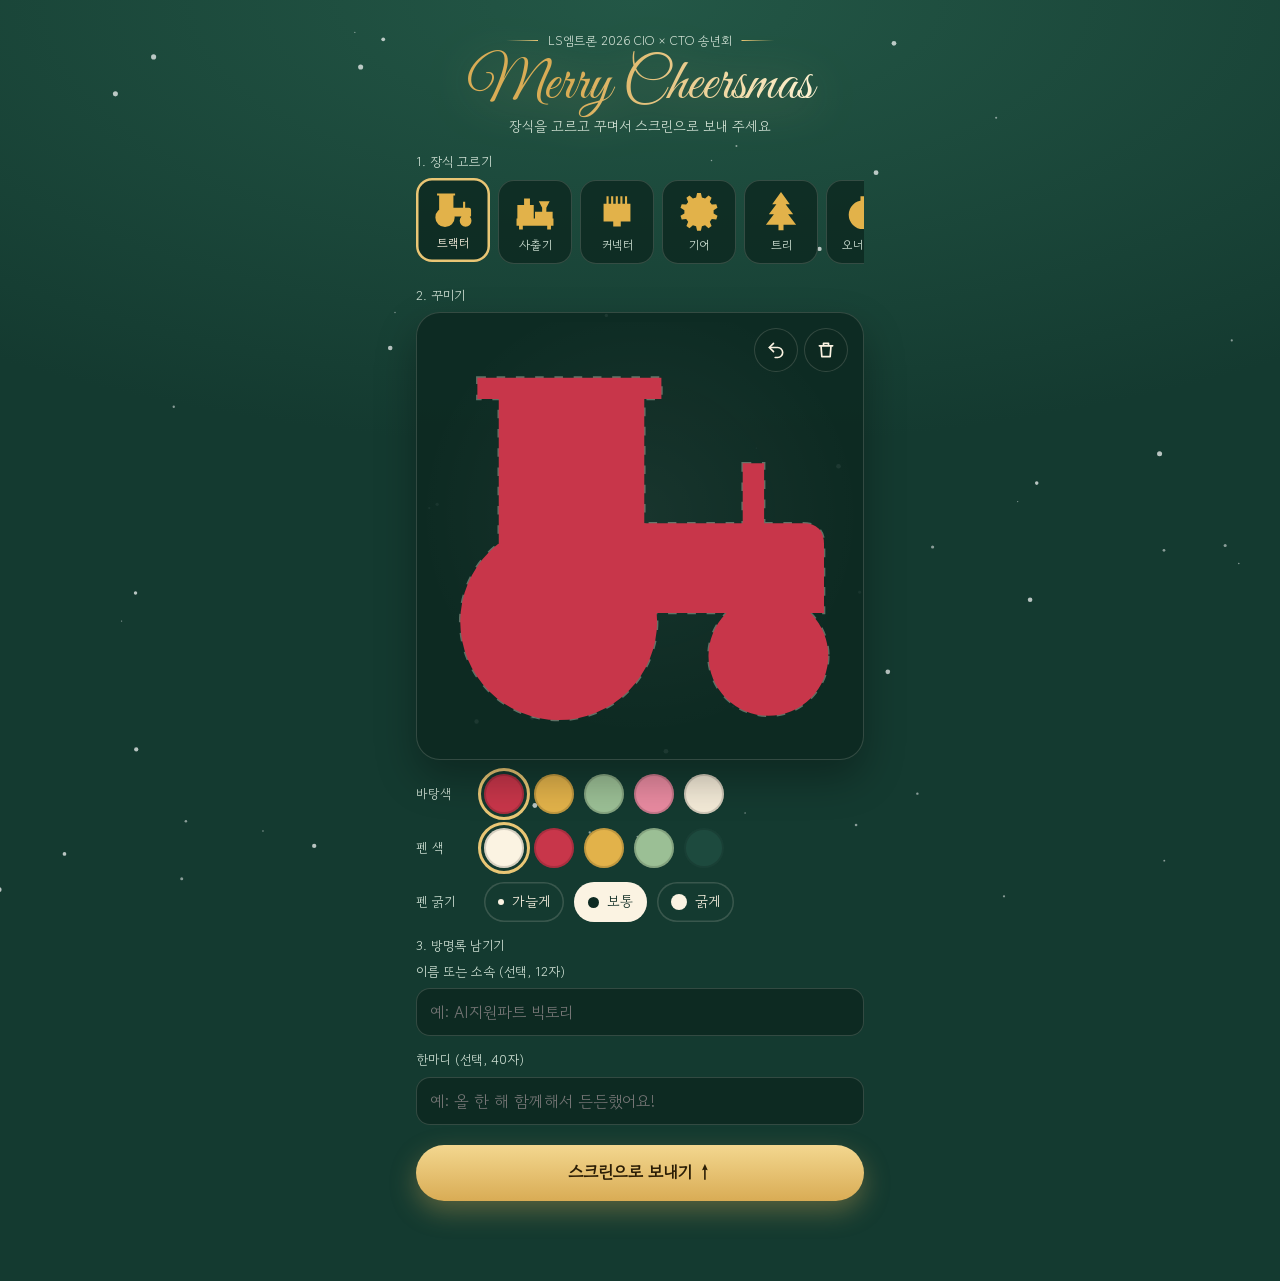
<file: index.html>
<!DOCTYPE html>
<html lang="ko">
<head>
<meta charset="utf-8">
<meta name="viewport" content="width=device-width,initial-scale=1">
<title>LS엠트론 송년회 방명록</title>
<meta name="robots" content="noindex">
<link rel="stylesheet" href="fonts/fonts.css">
<style>
/* VOICE: 연말 송년회 로비의 따뜻하고 반짝이는 밤
   IDEA: 큰 TV가 눈 내리는 크리스마스 창문이 되고, 폰에서 꾸민 장식이 하늘로 빨려 올라가 그 창문 위로 내려옴
   PICTURE: 전구 가랜드 아래 금빛 Merry Cheersmas, 그 밑을 둥실둥실 떠다니는 트랙터, 사출기, 커넥터 장식들
   COLOUR and TYPE: 딥그린 밤하늘, 크랜베리, 머스터드, 세이지, 핑크, 금빛 글씨. Great Vibes 필기체 + 고운돋움, 이름은 나눔펜
   LAYOUT: 기본 화면은 TV 스크린(가로, 세로 모두 대응), #draw는 폰 한 컬럼 */
:root{color-scheme:dark;--bg:#143a30;--deep:#0d2a22;--ink:#fbf3e2;--soft:#cfe0d4;--gold:#e9c675;--red:#c8364a;--mus:#e2b24a;--sage:#9bbf95;--pink:#e88aa0;--line:rgba(251,243,226,.16)}
*{box-sizing:border-box;min-width:0}
html,body{height:100%}
body{margin:0;background:var(--bg);color:var(--ink);font:16px/1.55 "Gowun Dodum",system-ui,sans-serif;overflow-x:clip}
h1,h2,p{margin:0}
button{font:inherit;color:inherit;cursor:pointer;border:0;background:none}
button:focus-visible,input:focus-visible,a:focus-visible{outline:3px solid var(--mus);outline-offset:2px}
.view{display:none}.view.on{display:block}
.mc{font-family:"Great Vibes",cursive;font-weight:400;line-height:1;background:linear-gradient(100deg,#d9ac55 15%,#fff4d6 35%,#e9c675 50%,#fff4d6 65%,#d9ac55 85%);background-size:250% 100%;-webkit-background-clip:text;background-clip:text;color:transparent;filter:drop-shadow(0 6px 24px rgba(233,198,117,.35));animation:shine 7s linear infinite;padding:.3em .4em}
@keyframes shine{to{background-position:-250% 0}}
.ev{display:inline-flex;align-items:center;gap:.8em;color:var(--soft)}
.ev::before,.ev::after{content:"";width:2.6em;height:1px;background:linear-gradient(90deg,transparent,var(--gold))}
.ev::after{transform:scaleX(-1)}
.btn{min-height:48px;padding:0 22px;border-radius:999px;background:var(--ink);color:var(--deep);font-weight:700;display:inline-flex;align-items:center;justify-content:center;gap:8px;text-decoration:none}
.btn.ghost{background:rgba(13,42,34,.6);color:var(--ink);box-shadow:inset 0 0 0 1.5px var(--line)}
.btn:disabled{opacity:.5;cursor:default}

/* ---------- wall ---------- */
#wall{position:fixed;inset:0;overflow:hidden;background:radial-gradient(70% 55% at 50% 22%,#235746 0%,transparent 70%),radial-gradient(130% 100% at 50% 100%,#0b261f 0%,var(--bg) 60%)}
#wall canvas.full{position:absolute;inset:0;width:100%;height:100%;pointer-events:none}
#snowBack{z-index:0}
#garland{position:absolute;left:0;top:0;width:100%;z-index:1;overflow:visible;pointer-events:none}
.bulb{animation:tw 3.2s ease-in-out infinite}
.bulb ellipse{filter:drop-shadow(0 0 7px var(--c))}
@keyframes tw{50%{opacity:.4}}
#whead{position:absolute;left:50%;top:max(9vh,70px);transform:translateX(-50%);text-align:center;z-index:2;white-space:nowrap;pointer-events:none}
#whead .ev{font-size:clamp(15px,2.3vh,36px)}
#whead .mc{font-size:clamp(64px,13.5vh,230px);margin:-.24em -.4em -.28em}
#whead .guide{font-size:clamp(15px,2.2vh,34px);color:var(--ink);opacity:.92}
#whead .guide b{color:var(--gold);font-weight:400}
#field{position:absolute;inset:0;z-index:3}
.it{position:absolute;left:0;top:0;transform-origin:50% 50%;will-change:transform;transition:opacity .9s}
.it canvas{display:block;filter:drop-shadow(0 8px 10px rgba(0,0,0,.28))}
.it.pending{display:none}
.it.leaving{opacity:0!important;transition:opacity 2.6s ease-in}
.mod .it{cursor:pointer}.mod .it:hover canvas{outline:2px dashed var(--mus);outline-offset:4px}
#fx{z-index:4}
#cap{position:absolute;left:50%;top:60%;z-index:5;transform:translate(-50%,14px);opacity:0;transition:opacity .5s,transform .6s cubic-bezier(.2,1.3,.4,1);text-align:center;background:rgba(13,42,34,.72);backdrop-filter:blur(6px);border-radius:28px;padding:.5em 1.4em .7em;box-shadow:0 0 0 1px rgba(233,198,117,.35),0 20px 40px rgba(0,0,0,.35);max-width:80vw;pointer-events:none}
#cap.on{opacity:1;transform:translate(-50%,0)}
#cap b{display:block;font:400 clamp(30px,5.4vh,84px)/1.05 "Nanum Pen Script",cursive;color:var(--gold)}
#cap span{display:block;font-size:clamp(15px,2.4vh,36px);color:var(--ink)}
#cap span:empty{display:none}
.qr{position:absolute;right:2.4vw;bottom:3.6vh;z-index:6;background:var(--ink);color:var(--deep);border-radius:22px;padding:12px 12px 10px;text-align:center;font-weight:700;font-size:clamp(13px,1.7vh,26px);line-height:1.3;animation:glow 2.6s ease-in-out infinite}
@keyframes glow{0%,100%{box-shadow:0 0 0 0 rgba(233,198,117,.55),0 16px 34px rgba(0,0,0,.4)}50%{box-shadow:0 0 0 14px rgba(233,198,117,0),0 16px 34px rgba(0,0,0,.4)}}
#qrBox{width:clamp(110px,16vh,290px);height:clamp(110px,16vh,290px);display:grid;place-items:center;margin-bottom:8px;font-weight:400;font-size:12px}
#qrBox img{width:100%;height:100%;display:block;border-radius:6px}
.count{position:absolute;left:2.4vw;bottom:3.6vh;z-index:6;font-size:clamp(14px,2vh,30px);color:var(--soft);pointer-events:none}
.count b{font:400 clamp(34px,5.4vh,84px)/1 "Great Vibes",cursive;color:var(--gold);margin-right:.25em}
#wstat{position:absolute;left:50%;top:62%;transform:translateX(-50%);z-index:5;color:var(--soft);font-size:clamp(16px,2.6vh,38px);text-align:center;pointer-events:none;animation:breathe 3s ease-in-out infinite}
@keyframes breathe{50%{opacity:.45}}
.wbar{position:absolute;right:1.2vw;top:1.2vh;display:flex;gap:8px;z-index:8;opacity:0;transition:opacity .3s}
.wbar:hover,.wbar:focus-within{opacity:1}
.wbar .btn{min-height:40px;font-size:14px;padding:0 16px}
#modbar{position:fixed;left:50%;bottom:4vh;transform:translateX(-50%);background:var(--deep);border-radius:999px;padding:8px 8px 8px 20px;display:none;gap:8px;align-items:center;z-index:20;box-shadow:0 10px 30px rgba(0,0,0,.4)}
#modbar.on{display:flex}
#banner{position:fixed;left:50%;bottom:8px;transform:translateX(-50%);background:var(--mus);color:var(--deep);font-size:12px;padding:5px 12px;border-radius:999px;z-index:30;display:none;white-space:nowrap}

/* ---------- draw (phone) ---------- */
#draw{min-height:100%;position:relative;background:radial-gradient(120% 50% at 50% 0%,#235746,var(--bg) 70%)}
#snowPhone{position:fixed;inset:0;width:100%;height:100%;z-index:0;pointer-events:none}
.dwrap{position:relative;z-index:1;max-width:480px;margin:0 auto;padding:22px 16px 48px}
.dh{text-align:center;margin-bottom:14px}
.dh .ev{font-size:12.5px}
.dh .mc{font-size:clamp(40px,12vw,58px);margin:calc(6px - .3em) -.4em calc(2px - .3em);white-space:nowrap}
.dh .note{font-size:14px;color:var(--soft)}
.lbl{font-size:13px;color:var(--soft);margin:14px 0 6px}
.tpls{display:flex;gap:8px;overflow-x:auto;padding:2px 2px 8px;scroll-snap-type:x mandatory;scrollbar-width:none}
.tpl{flex:none;width:74px;height:84px;border-radius:16px;background:rgba(13,42,34,.85);scroll-snap-align:start;display:grid;place-items:center;align-content:center;gap:4px;box-shadow:inset 0 0 0 1px var(--line);transition:transform .15s}
.tpl span{font-size:12px;color:var(--soft)}
.tpl[aria-pressed=true]{box-shadow:inset 0 0 0 2.5px var(--gold);transform:translateY(-2px)}.tpl[aria-pressed=true] span{color:var(--ink)}
.tpl canvas{width:42px;height:42px}
.board{position:relative;border-radius:24px;background:rgba(13,42,34,.9);padding:10px;box-shadow:inset 0 0 0 1px var(--line),0 18px 40px rgba(0,0,0,.3)}
#pad{display:block;width:100%;aspect-ratio:1;touch-action:none;border-radius:16px;background:radial-gradient(circle at 50% 45%,rgba(255,255,255,.05),transparent 70%)}
.tools{display:flex;gap:6px;position:absolute;right:16px;top:16px}
.ic{width:44px;height:44px;border-radius:50%;background:rgba(13,42,34,.85);display:grid;place-items:center;box-shadow:inset 0 0 0 1px var(--line)}
.ic svg{width:20px;height:20px;fill:none;stroke:var(--ink);stroke-width:2;stroke-linecap:round;stroke-linejoin:round}
.row{display:flex;align-items:center;gap:10px;margin-top:14px;flex-wrap:wrap}
.row>span{width:58px;font-size:13px;color:var(--soft)}
.sws{display:flex;gap:10px;flex-wrap:wrap}
.sw{width:40px;height:40px;border-radius:50%;box-shadow:inset 0 0 0 2px rgba(0,0,0,.15)}
.sw[aria-pressed=true]{outline:3px solid var(--gold);outline-offset:3px}
.wd{height:40px;padding:0 14px;border-radius:999px;box-shadow:inset 0 0 0 1.5px var(--line);display:flex;align-items:center;gap:8px;font-size:14px}
.wd i{display:block;border-radius:50%;background:var(--ink)}
.wd[aria-pressed=true]{background:var(--ink);color:var(--deep)}.wd[aria-pressed=true] i{background:var(--deep)}
.fld{display:grid;gap:6px;margin-top:14px}
.fld label{font-size:13px;color:var(--soft)}
.fld input{height:48px;border-radius:14px;border:0;background:rgba(13,42,34,.9);color:var(--ink);padding:0 14px;font:16px "Gowun Dodum",sans-serif;box-shadow:inset 0 0 0 1px var(--line)}
#send{width:100%;margin-top:20px;font-size:17px;min-height:56px;background:linear-gradient(180deg,#f3d78f,#d9ac55);color:#2a1d05;box-shadow:0 10px 26px rgba(217,172,85,.35)}
#dmsg{min-height:22px;margin-top:10px;text-align:center;font-size:14px;color:var(--mus)}
#done{text-align:center;padding:16vh 10px 40px}
#done .mc{font-size:60px;margin:-.3em -.4em calc(14px - .3em)}
#done h2{font-size:24px;margin-bottom:6px}
#done p{color:var(--soft);margin-bottom:28px}
#done>*{animation:rise .7s both}#done>*:nth-child(2){animation-delay:.1s}#done>*:nth-child(3){animation-delay:.2s}#done>*:nth-child(4){animation-delay:.3s}
@keyframes rise{from{opacity:0;transform:translateY(16px)}}
#pfx{position:fixed;inset:0;width:100%;height:100%;z-index:40;pointer-events:none}
#beam{position:fixed;left:50%;top:-140px;width:140vw;height:300px;transform:translateX(-50%);background:radial-gradient(50% 50% at 50% 50%,rgba(255,240,200,.9),rgba(233,198,117,.35) 40%,transparent 70%);opacity:0;z-index:41;pointer-events:none}
#beam.on{animation:beam 1.1s ease-out}
@keyframes beam{30%{opacity:1}100%{opacity:0}}
@media(prefers-reduced-motion:reduce){.mc,.bulb,.qr,#wstat{animation:none}}
</style>
</head>
<body>
<div id="banner"></div>

<section id="wall" class="view">
  <canvas id="snowBack" class="full"></canvas>
  <svg id="garland" aria-hidden="true"></svg>
  <header id="whead">
    <p class="ev">LS엠트론 2026 CIO × CTO 송년회 방명록</p>
    <h1 class="mc">Merry Cheersmas</h1>
    <p class="guide">우측 하단 <b>QR</b>을 찍고 장식을 꾸며 남겨 주세요</p>
  </header>
  <div id="field"></div>
  <canvas id="fx" class="full"></canvas>
  <div id="cap"><b></b><span></span></div>
  <div id="wstat">첫 번째 장식을 기다리고 있어요</div>
  <div class="count"><b id="cnt">0</b>개의 마음이 모였어요</div>
  <div class="qr"><div id="qrBox"></div>찍고 꾸며서<br>스크린으로 보내기</div>
  <div class="wbar">
    <button class="btn" id="fs">전체화면</button>
    <button class="btn ghost" id="testBtn">테스트 장식</button>
    <button class="btn ghost" id="modBtn" hidden>그림 정리</button>
  </div>
</section>

<section id="draw" class="view">
  <canvas id="snowPhone"></canvas>
  <div class="dwrap">
    <div id="drawMain">
      <header class="dh">
        <p class="ev">LS엠트론 2026 CIO × CTO 송년회</p>
        <h1 class="mc">Merry Cheersmas</h1>
        <p class="note">장식을 고르고 꾸며서 스크린으로 보내 주세요</p>
      </header>
      <p class="lbl">1. 장식 고르기</p>
      <div class="tpls" id="tpls" role="group" aria-label="장식 고르기"></div>
      <p class="lbl">2. 꾸미기</p>
      <div class="board">
        <canvas id="pad" aria-label="그림판"></canvas>
        <div class="tools">
          <button class="ic" id="undo" aria-label="한 획 되돌리기"><svg viewBox="0 0 24 24"><path d="M9 14 4 9l5-5"/><path d="M4 9h10a6 6 0 0 1 0 12h-3"/></svg></button>
          <button class="ic" id="clear" aria-label="모두 지우기"><svg viewBox="0 0 24 24"><path d="M4 7h16M9 7V4h6v3M6 7l1 13h10l1-13"/></svg></button>
        </div>
      </div>
      <div class="row"><span>바탕색</span><div class="sws" id="fills"></div></div>
      <div class="row"><span>펜 색</span><div class="sws" id="pens"></div></div>
      <div class="row"><span>펜 굵기</span>
        <button class="wd" data-w="4" aria-pressed="false"><i style="width:6px;height:6px"></i>가늘게</button>
        <button class="wd" data-w="9" aria-pressed="true"><i style="width:11px;height:11px"></i>보통</button>
        <button class="wd" data-w="16" aria-pressed="false"><i style="width:16px;height:16px"></i>굵게</button>
      </div>
      <p class="lbl">3. 방명록 남기기</p>
      <div class="fld" style="margin-top:0"><label for="nm">이름 또는 소속 (선택, 12자)</label><input id="nm" maxlength="12" autocomplete="off" placeholder="예: AI지원파트 빅토리"></div>
      <div class="fld"><label for="ms">한마디 (선택, 40자)</label><input id="ms" maxlength="40" autocomplete="off" placeholder="예: 올 한 해 함께해서 든든했어요!"></div>
      <button class="btn" id="send">스크린으로 보내기 ↑</button>
      <div id="dmsg" role="status"></div>
    </div>
    <div id="done" hidden>
      <p class="mc">Thank you</p>
      <h2>스크린을 봐 주세요!</h2>
      <p>방금 꾸민 장식이 스크린 위에서 내려오고 있어요</p>
      <button class="btn" id="again">하나 더 꾸미기</button>
    </div>
  </div>
</section>
<canvas id="pfx"></canvas>
<div id="beam"></div>
<div id="modbar"><span>이 그림을 스크린에서 내릴까요?</span><button class="btn" id="modYes" style="min-height:40px">내리기</button><button class="btn ghost" id="modNo" style="min-height:40px">취소</button></div>

<script>
{
/* ===== 설정: Firebase Realtime Database 주소 ===== */
const DB_URL = "https://mtron-guestbook-default-rtdb.asia-southeast1.firebasedatabase.app";
const MAX_WALL = 45, KEEP_PER_PERSON = 5;
const $ = s => document.querySelector(s);
const rnd = (a, b) => a + Math.random() * (b - a);
const pick = a => a[Math.random() * a.length | 0];
const reduce = matchMedia("(prefers-reduced-motion: reduce)").matches;
const wait = ms => new Promise(r => setTimeout(r, ms));
const anim = (ms, fn) => new Promise(res => { if (reduce) ms = Math.min(ms, 160); const t0 = performance.now(); const f = t => { const p = Math.min(1, (t - t0) / ms); fn(p); p < 1 ? requestAnimationFrame(f) : res(); }; f(t0); });
const star = (() => { let d = ""; for (let i = 0; i < 10; i++) { const r = i % 2 ? 36 : 88, a = -Math.PI / 2 + i * Math.PI / 5; d += (i ? "L" : "M") + (100 + r * Math.cos(a)).toFixed(1) + " " + (108 + r * Math.sin(a)).toFixed(1); } return d + "Z"; })();
const gear = (() => { let d = ""; const n = 10, st = Math.PI * 2 / n; for (let k = 0; k < n; k++) { const b = k * st - Math.PI / 2; [[70, -.32], [90, -.16], [90, .16], [70, .32]].forEach(([r, f], j) => { d += (k || j ? "L" : "M") + (100 + r * Math.cos(b + f * st)).toFixed(1) + " " + (104 + r * Math.sin(b + f * st)).toFixed(1); }); } return d + "Z"; })();
const conn = "M36 66H164V150H36Z M82 150H118V174H82Z" + [0, 1, 2, 3, 4].map(i => { const x = 50 + i * 22; return ` M${x} 30H${x + 10}V66H${x}Z`; }).join("");
const SHAPES = [
  { id: "tractor", name: "트랙터", d: "M24 26H110V36H24Z M34 36H102V112H34Z M86 94H176Q186 94 186 104V136H86Z M148 66H158V94H148Z M108 140A46 46 0 1 1 16 140A46 46 0 1 1 108 140Z M188 156A28 28 0 1 1 132 156A28 28 0 1 1 188 156Z" },
  { id: "molding", name: "사출기", d: "M48 40H76V72H48Z M16 72H94V136H16Z M100 104H184V136H100Z M118 54H170L154 84V104H134V84Z M12 136H188V170H12Z M24 170H42V188H24Z M158 170H176V188H158Z" },
  { id: "conn", name: "커넥터", d: conn },
  { id: "gear", name: "기어", d: gear },
  { id: "tree", name: "트리", d: "M100 10L142 68H122L158 116H134L172 166H112V192H88V166H28L66 116H42L78 68H58Z" },
  { id: "ball", name: "오너먼트", d: "M88 30H112V54H88Z M168 118A68 68 0 1 1 32 118A68 68 0 1 1 168 118Z" },
  { id: "sock", name: "양말", d: "M66 16H140V116Q140 128 150 135L170 150Q190 166 178 184Q164 200 140 189L84 160Q62 147 64 122Z" },
  { id: "star", name: "별", d: star }
];
const P = {}; SHAPES.forEach(s => P[s.id] = new Path2D(s.d));
const FILLS = ["#c8364a", "#e2b24a", "#9bbf95", "#e88aa0", "#f3ead7"];
const PENS = ["#fbf3e2", "#c8364a", "#e2b24a", "#9bbf95", "#1d4a3e"];
const hash = s => { let h = 2166136261; for (const c of String(s)) h = Math.imul(h ^ c.charCodeAt(0), 16777619); return (h >>> 0) / 4294967295; };
const okColor = c => typeof c === "string" && /^#[0-9a-f]{6}$/i.test(c);

function paint(ctx, e, px) {
  const path = P[e.t]; if (!path) return;
  ctx.save(); ctx.scale(px / 200, px / 200);
  ctx.fillStyle = okColor(e.f) ? e.f : FILLS[0]; ctx.fill(path); ctx.clip(path);
  ctx.lineCap = ctx.lineJoin = "round";
  for (const s of Array.isArray(e.s) ? e.s : []) {
    const p = Array.isArray(s.p) ? s.p : []; if (p.length < 2) continue;
    ctx.strokeStyle = okColor(s.c) ? s.c : PENS[0]; ctx.lineWidth = Math.min(20, Math.max(1, +s.w || 6));
    ctx.beginPath(); ctx.moveTo(p[0], p[1]);
    if (p.length === 2) ctx.lineTo(p[0] + .01, p[1]);
    for (let i = 2; i < p.length; i += 2) ctx.lineTo(p[i], p[i + 1]);
    ctx.stroke();
  }
  ctx.restore();
}
function cv(e, css) {
  const c = document.createElement("canvas"), dpr = Math.min(2, devicePixelRatio || 1);
  c.width = c.height = Math.round(css * dpr); c.style.width = c.style.height = css + "px";
  paint(c.getContext("2d"), e, c.width); return c;
}


/* ---------- effects ---------- */
function Snow(canvas, o) {
  const ctx = canvas.getContext("2d"); let w = 0, h = 0, fl = [];
  const mk = any => { const L = o.layers[Math.random() * o.layers.length | 0]; return { L, x: Math.random() * w, y: any ? Math.random() * h : -20, r: rnd(L.r[0], L.r[1]), v: rnd(L.v[0], L.v[1]), ph: rnd(0, 6.3), sw: rnd(6, 26), sp: rnd(.3, 1) }; };
  return {
    resize() { const d = Math.min(1.5, devicePixelRatio || 1), r = canvas.getBoundingClientRect(); w = r.width; h = r.height; canvas.width = Math.max(1, w * d | 0); canvas.height = Math.max(1, h * d | 0); ctx.setTransform(d, 0, 0, d, 0, 0); fl = Array.from({ length: Math.round(w * h / 10000 * o.density) }, () => mk(true)); },
    step(dt) {
      ctx.clearRect(0, 0, w, h);
      for (const f of fl) {
        f.y += f.v * dt * (reduce ? .3 : 1); f.ph += dt * f.sp; if (f.y > h + 24) Object.assign(f, mk(false));
        const x = f.x + Math.sin(f.ph) * f.sw; ctx.globalAlpha = f.L.a;
        if (f.L.blur) { const g = ctx.createRadialGradient(x, f.y, 0, x, f.y, f.r); g.addColorStop(0, "rgba(255,255,255,.95)"); g.addColorStop(1, "rgba(255,255,255,0)"); ctx.fillStyle = g; }
        else ctx.fillStyle = "#fff";
        ctx.beginPath(); ctx.arc(x, f.y, f.r, 0, 7); ctx.fill();
      }
      ctx.globalAlpha = 1;
    }
  };
}
function Fx(canvas, clear) {
  const ctx = canvas.getContext("2d"); let ps = [];
  const COLS = ["#f6dc9a", "#fbf3e2", "#e88aa0", "#e2b24a", "#9bbf95", "#ff8a8a"];
  return {
    fit() { const d = Math.min(1.5, devicePixelRatio || 1), r = canvas.getBoundingClientRect(); canvas.width = Math.max(1, r.width * d | 0); canvas.height = Math.max(1, r.height * d | 0); ctx.setTransform(d, 0, 0, d, 0, 0); },
    burst(x, y, r, n) { for (let i = 0; i < n; i++) { const a = rnd(0, 6.283), s = rnd(.35, 1) * Math.max(160, r * 3); ps.push({ x: x + Math.cos(a) * r * .35, y: y + Math.sin(a) * r * .35, vx: Math.cos(a) * s, vy: Math.sin(a) * s - 40, g: 220, life: 0, max: rnd(.8, 1.5), c: pick(COLS), r: rnd(2.5, 6) * Math.max(1, r / 160), k: Math.random() < .45 ? "star" : "dot" }); } },
    ring(x, y, r) { ps.push({ k: "ring", x, y, r0: r, life: 0, max: 1 }); ps.push({ k: "ring", x, y, r0: r * .7, life: -.14, max: 1 }); },
    trail(x, y, n, up) { for (let i = 0; i < n; i++) ps.push({ x: x + rnd(-10, 10), y: y + rnd(-6, 6), vx: rnd(-24, 24), vy: up ? rnd(30, 90) : rnd(-60, -20), g: up ? 40 : -10, life: 0, max: rnd(.5, 1), c: pick(COLS), r: rnd(1.5, 3.6), k: Math.random() < .35 ? "star" : "dot" }); },
    step(dt) {
      if (clear) { ctx.save(); ctx.setTransform(1, 0, 0, 1, 0, 0); ctx.clearRect(0, 0, canvas.width, canvas.height); ctx.restore(); }
      if (!ps.length) return;
      ctx.save(); ctx.globalCompositeOperation = "lighter";
      ps = ps.filter(p => {
        p.life += dt; if (p.life < 0) return true; const t = p.life / p.max; if (t >= 1) return false;
        if (p.k === "ring") { ctx.globalAlpha = (1 - t) * .75; ctx.strokeStyle = "#fbf3e2"; ctx.lineWidth = Math.max(.5, 7 * (1 - t)); ctx.beginPath(); ctx.arc(p.x, p.y, p.r0 * (1 + 2.6 * (1 - (1 - t) ** 2)), 0, 7); ctx.stroke(); return true; }
        p.vy += p.g * dt; const dr = Math.exp(-1.6 * dt); p.vx *= dr; p.vy *= dr; p.x += p.vx * dt; p.y += p.vy * dt;
        ctx.globalAlpha = 1 - t; ctx.fillStyle = p.c;
        if (p.k === "star") { const s = p.r * 2.2 * (1 - t * .5); ctx.beginPath(); ctx.moveTo(p.x, p.y - s); ctx.quadraticCurveTo(p.x, p.y, p.x + s, p.y); ctx.quadraticCurveTo(p.x, p.y, p.x, p.y + s); ctx.quadraticCurveTo(p.x, p.y, p.x - s, p.y); ctx.quadraticCurveTo(p.x, p.y, p.x, p.y - s); ctx.fill(); }
        else { ctx.beginPath(); ctx.arc(p.x, p.y, p.r * (1 - t * .6), 0, 7); ctx.fill(); }
        return true;
      });
      ctx.restore(); if (ps.length > 1200) ps.splice(0, ps.length - 1200);
    }
  };
}

/* ---------- server ---------- */
const sessionStorageGet = k => { try { return sessionStorage.getItem(k); } catch (_) { return null; } };
const sessionStorageSet = (k, v) => { try { sessionStorage.setItem(k, String(v)); } catch (_) {} };
const ADMIN = new URLSearchParams(location.search).get("admin") || "";
let isAdmin = false;
const banner = t => { const b = $("#banner"); b.textContent = t; b.style.display = t ? "block" : "none"; };
/* ---------- draw (phone) ---------- */
const st = { t: "tractor", f: FILLS[0], pen: PENS[0], w: 9, strokes: [], cur: null };
const pad = $("#pad"), pctx = pad.getContext("2d");
const snowP = Snow($("#snowPhone"), { density: .5, layers: [{ r: [.6, 1.6], v: [14, 30], a: .5 }, { r: [1.6, 2.6], v: [26, 44], a: .7 }] });
const pfx = Fx($("#pfx"), true);
function resizeDraw() { snowP.resize(); pfx.fit(); sizePad(); }
function sizePad() { const r = pad.getBoundingClientRect(); if (!r.width) return; const d = Math.min(2, devicePixelRatio || 1); pad.width = pad.height = Math.round(r.width * d); redraw(); }
const entryNow = () => ({ t: st.t, f: st.f, s: st.cur ? st.strokes.concat([st.cur]) : st.strokes });
function redraw() {
  const W = pad.width; pctx.clearRect(0, 0, W, W);
  pctx.save(); pctx.scale(W / 200, W / 200); pctx.setLineDash([4, 5]); pctx.strokeStyle = "rgba(251,243,226,.35)"; pctx.lineWidth = 1.2; pctx.stroke(P[st.t]); pctx.restore();
  paint(pctx, entryNow(), W);
}
const pt = ev => { const r = pad.getBoundingClientRect(); return [Math.round((ev.clientX - r.left) / r.width * 200), Math.round((ev.clientY - r.top) / r.height * 200)]; };
pad.addEventListener("pointerdown", ev => { pad.setPointerCapture(ev.pointerId); st.cur = { c: st.pen, w: st.w, p: pt(ev) }; redraw(); });
pad.addEventListener("pointermove", ev => {
  if (!st.cur) return; const [x, y] = pt(ev), p = st.cur.p;
  if (Math.hypot(x - p[p.length - 2], y - p[p.length - 1]) < 1.5 || p.length > 1200) return;
  p.push(x, y); redraw();
});
const endStroke = () => { if (st.cur) { st.strokes.push(st.cur); st.cur = null; redraw(); } };
pad.addEventListener("pointerup", endStroke); pad.addEventListener("pointercancel", endStroke);
$("#undo").onclick = () => { st.strokes.pop(); redraw(); };
$("#clear").onclick = () => { st.strokes = []; redraw(); };
$("#tpls").innerHTML = SHAPES.map(s => `<button class="tpl" data-t="${s.id}" aria-pressed="${s.id === st.t}"><span>${s.name}</span></button>`).join("");
document.querySelectorAll(".tpl").forEach(b => { b.prepend(cv({ t: b.dataset.t, f: "#e2b24a", s: [] }, 42)); b.onclick = () => { st.t = b.dataset.t; document.querySelectorAll(".tpl").forEach(x => x.setAttribute("aria-pressed", x === b)); redraw(); }; });
function swatches(el, list, key) {
  el.innerHTML = list.map(c => `<button class="sw" style="background:${c}" data-c="${c}" aria-label="색 ${c}" aria-pressed="${c === st[key]}"></button>`).join("");
  el.querySelectorAll(".sw").forEach(b => b.onclick = () => { st[key] = b.dataset.c; el.querySelectorAll(".sw").forEach(x => x.setAttribute("aria-pressed", x === b)); redraw(); });
}
swatches($("#fills"), FILLS, "f"); swatches($("#pens"), PENS, "pen");
document.querySelectorAll(".wd").forEach(b => b.onclick = () => { st.w = +b.dataset.w; document.querySelectorAll(".wd").forEach(x => x.setAttribute("aria-pressed", x === b)); });

async function flyUp(e) {
  const r = pad.getBoundingClientRect(), c = cv(e, Math.round(r.width));
  Object.assign(c.style, { position: "fixed", left: r.left + "px", top: r.top + "px", zIndex: 39, filter: "drop-shadow(0 10px 20px rgba(0,0,0,.35))" });
  document.body.appendChild(c); pad.style.visibility = "hidden";
  const dist = r.bottom + 80;
  const a = c.animate([
    { transform: "translateY(0) scale(1,1)", easing: "cubic-bezier(.3,0,.6,1)" },
    { transform: "translateY(18px) scale(1.08,.88)", offset: .22, easing: "cubic-bezier(.55,0,.9,.35)" },
    { transform: `translateY(${-dist * .5}px) scale(.55,1.2)`, offset: .66 },
    { transform: `translateY(${-dist}px) scale(.12,1.7)`, opacity: .2 }
  ], { duration: reduce ? 300 : 1200, fill: "forwards" });
  let on = true; const tr = () => { if (!on) return; const b = c.getBoundingClientRect(); if (b.height) pfx.trail(b.left + b.width / 2, b.bottom - b.height * .15, 3, true); requestAnimationFrame(tr); }; setTimeout(tr, 260);
  setTimeout(() => { $("#beam").classList.remove("on"); void $("#beam").offsetWidth; $("#beam").classList.add("on"); pfx.burst(innerWidth / 2, 0, 60, 26); }, reduce ? 200 : 950);
  await a.finished.catch(() => {}); on = false; c.remove(); pad.style.visibility = "";
}
$("#send").onclick = async () => {
  const msg = $("#dmsg"), btn = $("#send");
  if (!st.strokes.length) { msg.textContent = "한 획이라도 꾸며 주세요"; return; }
  const e = { id: Date.now().toString(36) + Math.random().toString(36).slice(2, 6), t: st.t, f: st.f, s: st.strokes, n: $("#nm").value.trim().slice(0, 12), m: $("#ms").value.trim().slice(0, 40), at: Date.now() };
  btn.disabled = true; msg.textContent = "보내는 중이에요";
  try {
    const last = +sessionStorageGet("lastSend") || 0;
    if (Date.now() - last < 4000) throw { code: 429 };
    const body = { d: JSON.stringify({ t: e.t, f: e.f, s: e.s, n: e.n, m: e.m }), at: { ".sv": "timestamp" } };
    const r = await fetch(DB_URL.replace(/\/$/, "") + "/entries.json", { method: "POST", body: JSON.stringify(body) });
    if (!r.ok) throw { code: r.status === 401 || r.status === 403 ? 400 : r.status };
    sessionStorageSet("lastSend", Date.now());
    msg.textContent = "";
    scrollTo({ top: Math.max(0, scrollY + pad.getBoundingClientRect().top - 80), behavior: "instant" });
    await flyUp(e);
    $("#drawMain").hidden = true; $("#done").hidden = false; scrollTo(0, 0);
  } catch (err) {
    msg.textContent = err && err.code === 429 ? "조금만 천천히 보내 주세요. 잠시 후 다시 눌러 주세요"
      : err && err.code === 400 ? "장식을 다시 꾸며서 보내 주세요"
      : "전송에 실패했어요. 와이파이 연결을 확인하고 다시 눌러 주세요";
  }
  btn.disabled = false;
};
$("#again").onclick = () => { st.strokes = []; $("#done").hidden = true; $("#drawMain").hidden = false; requestAnimationFrame(sizePad); };

/* ---------- wall ---------- */
const wall = $("#wall"), field = $("#field"), live = new Map(), seen = new Set();
let first = true, started = false, queue = [], playing = false, mod = false, modTarget = null, size = 0, W = 0, H = 0, hb = 0, cy = 0, obs = [], testN = 0;
const back = Snow($("#snowBack"), { density: 1.1, layers: [{ r: [.6, 1.3], v: [12, 24], a: .5 }, { r: [1.3, 2.3], v: [22, 38], a: .75 }] });
const front = Snow($("#fx"), { density: .05, layers: [{ r: [6, 13], v: [46, 76], a: .45, blur: true }] });
const fx = Fx($("#fx"), false);
const BULBS = ["#ff6b7a", "#ffd36b", "#9ee6a8", "#ff9ec4", "#fff1c9"];
function buildGarland() {
  const g = $("#garland"), gh = Math.max(56, Math.min(140, H * .11)), sw = Math.max(2, Math.round(W / 560)), seg = W / sw, sc = gh / 90;
  let d = `M-20 ${(gh * .1).toFixed(1)}`; for (let i = 0; i < sw; i++) d += ` Q${(i * seg + seg / 2).toFixed(1)} ${(gh * .8).toFixed(1)} ${((i + 1) * seg + (i === sw - 1 ? 20 : 0)).toFixed(1)} ${(gh * .1).toFixed(1)}`;
  g.setAttribute("viewBox", `0 0 ${W} ${gh}`); g.setAttribute("height", gh);
  g.innerHTML = `<path d="${d}" fill="none" stroke="#08201a" stroke-width="${(2.6 * sc).toFixed(1)}"/>`;
  const p = g.querySelector("path"), L = p.getTotalLength(), n = Math.max(8, Math.round(L / (64 * sc)));
  let out = "";
  for (let i = 1; i < n; i++) {
    const q = p.getPointAtLength(L * i / n), c = BULBS[i % BULBS.length];
    out += `<g class="bulb" style="--c:${c};animation-delay:${(-hash("b" + i) * 3.2).toFixed(2)}s" transform="translate(${q.x.toFixed(1)} ${q.y.toFixed(1)}) scale(${sc.toFixed(2)}) rotate(${((hash("r" + i) - .5) * 24).toFixed(0)})"><rect x="-4" y="-2" width="8" height="8" rx="2" fill="#31564a"/><ellipse cx="0" cy="13" rx="7" ry="10" fill="${c}"/><ellipse cx="-2.4" cy="9" rx="1.8" ry="3.2" fill="#fff" opacity=".55"/></g>`;
  }
  g.insertAdjacentHTML("beforeend", out);
}
const active = () => [...live.values()].filter(o => o.state !== "leaving");
function resizeWall() {
  W = wall.clientWidth; H = wall.clientHeight; if (!W || !H) return;
  back.resize(); front.resize(); buildGarland();
  const wr = wall.getBoundingClientRect(), rel = (el, m) => { const r = el.getBoundingClientRect(); return { x1: r.left - wr.left - m, y1: r.top - wr.top - m, x2: r.right - wr.left + m, y2: r.bottom - wr.top + m }; };
  const hd = rel($("#whead"), 16); hd.y1 = -999; hb = hd.y2;
  obs = [hd, rel($(".qr"), 14), rel($(".count"), 10)];
  cy = hb + (H - hb) * .5;
  const n = Math.max(active().length, 14), free = W * (H - hb * .5);
  const ns = Math.round(Math.min(280, Math.max(80, Math.sqrt(free / n) * .6)) / 10) * 10;
  if (ns !== size) { size = ns; for (const o of live.values()) if (o.state === "live" || o.state === "leaving") setCanvas(o, size); }
}
function setCanvas(o, cs) { if (o.cs === cs) return; o.cs = cs; o.el.style.width = o.el.style.height = cs + "px"; o.el.textContent = ""; o.el.appendChild(cv(o.it, cs)); }
function place(o) {
  const rot = o.state === "drop" ? o.rot : o.r0 + o.rot + Math.sin(o.ph * .9) * 4;
  o.el.style.transform = `translate(${(o.x - o.cs / 2).toFixed(1)}px,${(o.y - o.cs / 2).toFixed(1)}px) rotate(${rot.toFixed(2)}deg) scale(${(o.k * o.sx).toFixed(3)},${(o.k * o.sy).toFixed(3)})`;
}
const inside = (r, x, y, m) => x > r.x1 - m && x < r.x2 + m && y > r.y1 - m && y < r.y2 + m;
function pickSpot(m) {
  const others = active().filter(o => o.state !== "pending"); let best = [W / 2, cy], bd = -1;
  for (let i = 0; i < 30; i++) {
    const x = m + Math.random() * Math.max(1, W - 2 * m), y = Math.max(m, hb * .4) + Math.random() * Math.max(1, H - m - Math.max(m, hb * .4));
    if (obs.some(r => inside(r, x, y, m))) continue;
    let md = 1e9; for (const o of others) md = Math.min(md, Math.hypot(o.x - x, o.y - y));
    if (md > bd) { bd = md; best = [x, y]; }
  }
  return best;
}
function mkItem(it, state) {
  const el = document.createElement("div"); el.className = "it"; field.appendChild(el);
  const h = hash(it.id);
  const o = { id: it.id, it, at: +it.at || 0, el, cs: 0, x: W / 2, y: cy, vx: 0, vy: 0, k: 1, sx: 1, sy: 1, r0: (h - .5) * 24, rot: 0, rv: 0, ph: h * 40, seed: h, state, test: !!it.test };
  el.onclick = () => { if (o.state === "live") askMod(o); };
  live.set(it.id, o); return o;
}
function spawnLive(it, i) {
  const o = mkItem(it, "live"); setCanvas(o, size || 140);
  [o.x, o.y] = pickSpot(o.cs / 2); const a = rnd(0, 6.28); o.vx = Math.cos(a) * 8; o.vy = Math.sin(a) * 8;
  o.el.style.opacity = 0; place(o); setTimeout(() => o.el.style.opacity = 1, 80 + i * 70);
}
function enqueue(it) { const o = mkItem(it, "pending"); o.el.classList.add("pending"); queue.push(o.id); }
function leave(o) {
  o.state = "leaving";
  const d = [[o.x, -1, 0], [W - o.x, 1, 0], [o.y, 0, -1], [H - o.y, 0, 1]].sort((p, q) => p[0] - q[0])[0];
  o.vx = d[1] * 80; o.vy = d[2] * 80;
  requestAnimationFrame(() => o.el.classList.add("leaving"));
  setTimeout(() => { o.el.remove(); live.delete(o.id); }, 2700);
}
function trim() {
  const a = active().filter(o => o.state === "live").sort((x, y) => x.at - y.at);
  let over = active().length - MAX_WALL;
  while (over-- > 0 && a.length) leave(a.shift());
}
const updStat = () => { $("#wstat").style.display = active().length ? "none" : ""; };
function take(all) {
  all.sort((a, b) => (+a.at || 0) - (+b.at || 0));
  $("#cnt").textContent = all.length + testN;
  const ids = new Set(all.map(i => i.id));
  for (const o of [...live.values()]) if (!o.test && !ids.has(o.id)) {
    if (o.state === "pending") { o.el.remove(); live.delete(o.id); } else if (o.state === "live") leave(o);
  }
  if (first) { resizeWall(); all.forEach(i => seen.add(i.id)); all.slice(-MAX_WALL).forEach((it, i) => spawnLive(it, i)); }
  else for (const it of all) if (!seen.has(it.id)) { seen.add(it.id); enqueue(it); }
  first = false; trim(); resizeWall(); updStat(); play();
}
function push(x, y, B) {
  const R = Math.max(W, H) * .62;
  for (const o of live.values()) {
    if (o.state !== "live") continue;
    const dx = o.x - x, dy = o.y - y, d = Math.hypot(dx, dy) || 1; if (d > R) continue;
    const f = 1 - d / R, imp = 560 * Math.pow(f, .75);
    o.vx += dx / d * imp; o.vy += dy / d * imp; o.rv += rnd(-160, 160) * f;
  }
}
async function drop(o, busy) {
  const B = Math.round(Math.min(520, Math.min(W * .5, (H - hb) * .62)));
  setCanvas(o, B); o.el.classList.remove("pending"); o.el.style.opacity = 1;
  o.state = "drop"; o.x = W / 2; o.y = -B * .7; o.k = .5; o.sx = o.sy = 1; o.rot = rnd(-25, 25); o.hold = false; place(o);
  updStat();
  await anim(820, p => {
    const e = p * p * (1.6 - .6 * p);
    o.y = -B * .7 + (cy + B * .7) * e; o.k = .5 + .5 * p; o.sy = 1 + .2 * Math.sin(p * Math.PI * .9); o.sx = 1 - .08 * Math.sin(p * Math.PI * .9); o.rot *= .95; place(o);
    fx.trail(o.x + rnd(-B * .15, B * .15), o.y - B * o.k * .42, 2, false);
  });
  o.rot = 0;
  fx.ring(o.x, cy, B * .42); fx.burst(o.x, cy, B * .4, 70); push(o.x, cy, B);
  if (!reduce) field.animate([{ transform: "translateY(0)" }, { transform: "translateY(7px)" }, { transform: "translateY(-3px)" }, { transform: "none" }], { duration: 340 });
  await anim(620, p => {
    const s = Math.sin(p * Math.PI * 3) * Math.exp(-p * 4.4);
    o.sx = 1 + .3 * s; o.sy = 1 - .3 * s; o.y = cy - Math.abs(Math.sin(p * Math.PI * 2)) * Math.exp(-p * 5) * B * .14; place(o);
  });
  o.sx = o.sy = 1; o.y = cy; place(o);
  const cap = $("#cap");
  cap.querySelector("b").textContent = o.it.n ? String(o.it.n).slice(0, 12) : "익명의 산타";
  cap.querySelector("span").textContent = o.it.m ? String(o.it.m).slice(0, 40) : "";
  cap.style.top = Math.min(H - 150, cy + B / 2 + 14) + "px"; cap.classList.add("on");
  o.hold = true; await wait(busy > 3 ? 1500 : 3400); o.hold = false;
  cap.classList.remove("on");
  const S = size || 140, [tx, ty] = pickSpot(S / 2), x0 = o.x, y0 = o.y, r0 = o.rot;
  fx.burst(o.x, o.y, B * .2, 18);
  await anim(950, p => { const e = p < .5 ? 2 * p * p : 1 - (-2 * p + 2) ** 2 / 2; o.k = 1 - (1 - S / B) * e; o.x = x0 + (tx - x0) * e; o.y = y0 + (ty - y0) * e; o.rot = r0 + (o.r0 - r0) * e; place(o); });
  o.state = "live"; o.rot = o.rot - o.r0; o.k = 1; setCanvas(o, S); const a = rnd(0, 6.28); o.vx = Math.cos(a) * 12; o.vy = Math.sin(a) * 12; place(o);
}
async function play() {
  if (playing) return; playing = true;
  while (queue.length) { const o = live.get(queue.shift()); if (!o || o.state !== "pending") continue; trim(); await drop(o, queue.length); await wait(300); }
  playing = false;
}
function physics(dt) {
  const arr = [...live.values()], solid = arr.filter(o => o.state === "live" || o.state === "drop"), max = reduce ? 3 : 15;
  for (const o of arr) {
    if (o.state === "pending") continue;
    if (o.state === "drop") { if (o.hold) { o.ph += dt; o.rot = Math.sin(o.ph * 1.5) * 4; o.sy = 1 + Math.sin(o.ph * 3) * .015; place(o); } continue; }
    o.ph += dt * .5;
    if (o.state === "live") {
      const m = o.cs / 2;
      o.vx += Math.cos(o.ph * 1.3 + o.seed * 6) * 7 * dt; o.vy += Math.sin(o.ph + o.seed * 9) * 7 * dt;
      for (const p of solid) {
        if (p === o) continue;
        const pr = p.cs * p.k / 2, min = (m + pr) * .9, dx = o.x - p.x, dy = o.y - p.y, d = Math.hypot(dx, dy) || .01;
        if (d < min) { const f = (min - d) / min * (p.state === "drop" ? 420 : 80) * dt; o.vx += dx / d * f; o.vy += dy / d * f; }
      }
      for (const r of obs) if (inside(r, o.x, o.y, m)) {
        const pen = [[o.x - (r.x1 - m), -1, 0], [(r.x2 + m) - o.x, 1, 0], [r.y1 < 0 ? 1e9 : o.y - (r.y1 - m), 0, -1], [r.y2 > H - 5 ? 1e9 : (r.y2 + m) - o.y, 0, 1]].sort((a, b) => a[0] - b[0])[0];
        o.vx += pen[1] * 300 * dt; o.vy += pen[2] * 300 * dt;
      }
      if (o.x < m) { o.x = m; o.vx = Math.abs(o.vx) * .6; } if (o.x > W - m) { o.x = W - m; o.vx = -Math.abs(o.vx) * .6; }
      if (o.y < m) { o.y = m; o.vy = Math.abs(o.vy) * .6; } if (o.y > H - m) { o.y = H - m; o.vy = -Math.abs(o.vy) * .6; }
      const sp = Math.hypot(o.vx, o.vy); if (sp > max) { const k = Math.max(max / sp, Math.exp(-2.4 * dt)); o.vx *= k; o.vy *= k; }
      o.rv *= Math.exp(-2.2 * dt); o.rot += o.rv * dt;
    }
    o.x += o.vx * dt; o.y += o.vy * dt; place(o);
  }
}
function startWall() {
  if (started) return; started = true;
  if (ADMIN) fetch("/api/admin-check", { headers: { "X-Admin-Key": ADMIN } }).then(r => { if (r.ok) { isAdmin = true; $("#modBtn").hidden = false; } }).catch(() => {});
  let entries = [], wasDown = false;
  const connect = () => {
    const ws = new WebSocket((location.protocol === "https:" ? "wss://" : "ws://") + location.host + "/ws");
    ws.onopen = () => { if (wasDown) banner(""); wasDown = false; };
    ws.onmessage = ev => {
      let m; try { m = JSON.parse(ev.data); } catch (_) { return; }
      if (m.type === "init" && Array.isArray(m.entries)) entries = m.entries;
      else if (m.type === "add" && m.entry) entries.push(m.entry);
      else if (m.type === "remove") entries = entries.filter(x => x.id !== m.id);
      else return;
      take(entries.filter(it => it && typeof it.id === "string" && P[it.t]));
    };
    ws.onclose = () => { wasDown = true; banner("서버와 연결이 끊겼어요. 다시 연결하는 중이에요"); setTimeout(connect, 2000); };
  };
  connect();
}
const NAMES = ["IT팀 산타", "기술연구소 루돌프", "보안파트 엘프", "익명의 산타", "R&D 눈사람", "AI지원파트 빅토리"];
const MSGS = ["올 한 해 함께해서 든든했어요!", "내년에도 같이 달려요", "Merry Mtron!", "건배! 2027도 잘 부탁해요", ""];
$("#testBtn").onclick = () => {
  const s = []; for (let i = 0; i < 3 + (Math.random() * 3 | 0); i++) { const p = []; let x = rnd(30, 170), y = rnd(30, 170); for (let k = 0; k < 14; k++) { x += rnd(-16, 16); y += rnd(-10, 10); p.push(Math.round(x), Math.round(y)); } s.push({ c: pick(PENS), w: pick([4, 9, 16]), p }); }
  const it = { id: "test-" + Date.now().toString(36) + Math.random().toString(36).slice(2, 5), t: pick(SHAPES).id, f: pick(FILLS), s, n: pick(NAMES), m: pick(MSGS), at: Date.now(), test: true };
  testN++; $("#cnt").textContent = +$("#cnt").textContent + 1; seen.add(it.id); enqueue(it); play();
};
$("#fs").onclick = () => { const p = document.fullscreenElement ? document.exitFullscreen() : document.documentElement.requestFullscreen(); if (p && p.catch) p.catch(() => {}); };
$("#modBtn").onclick = () => { mod = !mod; field.classList.toggle("mod", mod); $("#modBtn").textContent = mod ? "정리 끝내기" : "그림 정리"; };
function askMod(o) { if (!mod) return; modTarget = o; $("#modbar").classList.add("on"); }
$("#modNo").onclick = () => { modTarget = null; $("#modbar").classList.remove("on"); };
$("#modYes").onclick = async () => {
  const o = modTarget; $("#modbar").classList.remove("on"); modTarget = null; if (!o) return;
  if (o.test) { leave(o); return; }
  try { await fetch("/api/entries/" + encodeURIComponent(o.id), { method: "DELETE", headers: { "X-Admin-Key": ADMIN } }); } catch (_) {}
};

/* ---------- routing and loop ---------- */
let view = "";
function route() {
  view = "draw";
  wall.classList.toggle("on", view === "wall"); $("#draw").classList.toggle("on", view === "draw");
  $("#pfx").style.display = $("#beam").style.display = view === "draw" ? "" : "none";
  requestAnimationFrame(() => { if (view === "wall") { resizeWall(); startWall(); } else resizeDraw(); });
}
addEventListener("hashchange", route);
let rz = 0; const ro = new ResizeObserver(() => { clearTimeout(rz); rz = setTimeout(() => view === "wall" ? resizeWall() : resizeDraw(), 120); });
ro.observe(document.documentElement);
let lt = 0;
function loop(t) {
  const dt = Math.min(.05, (t - (lt || t)) / 1000); lt = t;
  if (view === "wall" && W) { back.step(dt); front.step(dt); fx.step(dt); physics(dt); }
  else if (view === "draw") { snowP.step(dt); pfx.step(dt); }
  requestAnimationFrame(loop);
}
requestAnimationFrame(loop);
route();
}
</script>
</body>
</html>
</file>
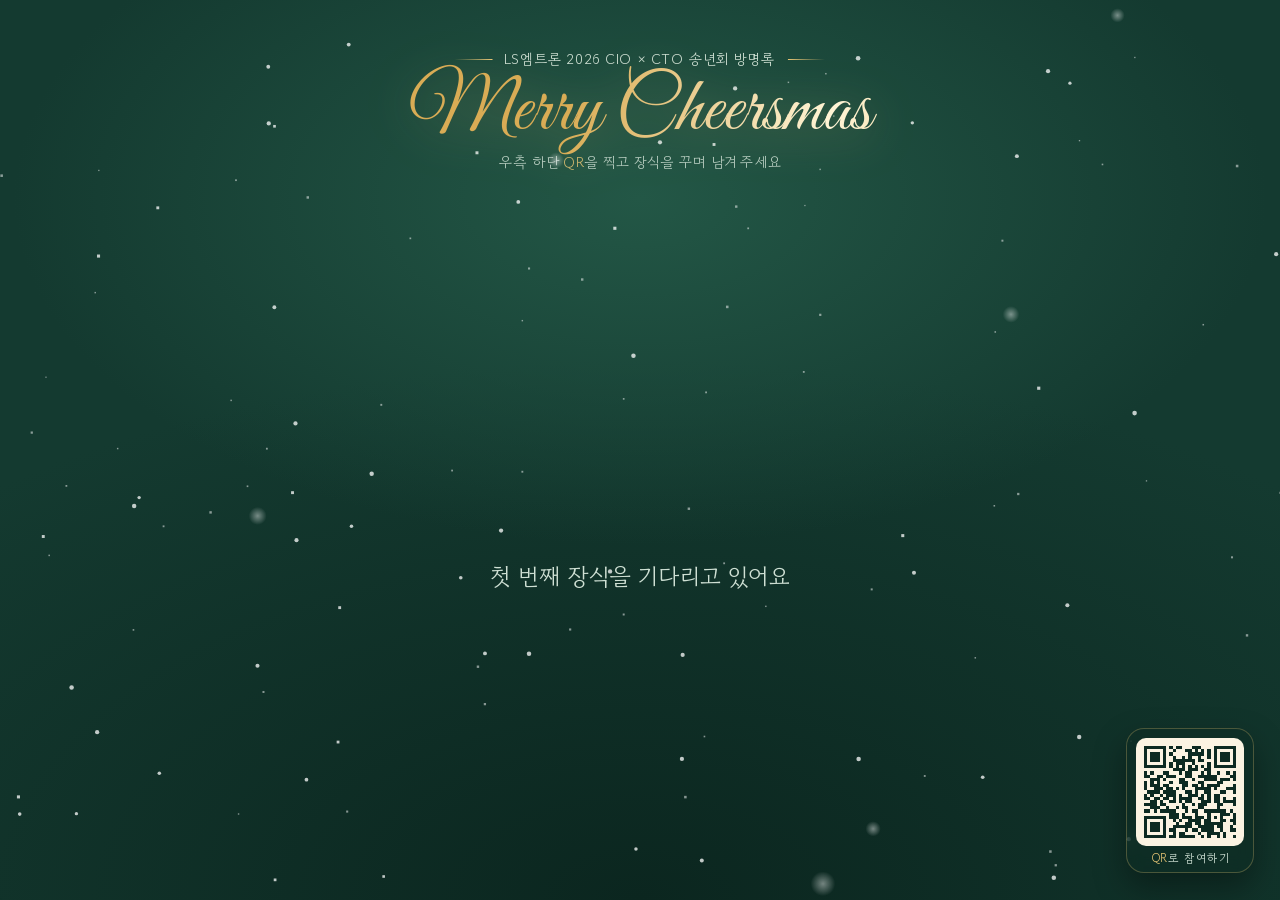
<file: tv.html>
<!DOCTYPE html>
<html lang="ko">
<head>
<meta charset="utf-8">
<meta name="viewport" content="width=device-width,initial-scale=1">
<title>LS엠트론 송년회 방명록 스크린</title>
<link rel="stylesheet" href="fonts/fonts.css">
<meta name="robots" content="noindex">
<style>
/* VOICE: 연말 송년회 로비의 따뜻하고 반짝이는 밤
   IDEA: 큰 TV가 눈 내리는 크리스마스 창문이 되고, 폰에서 꾸민 장식이 하늘로 빨려 올라가 그 창문 위로 내려옴
   PICTURE: 전구 가랜드 아래 금빛 Merry Cheersmas, 그 밑을 둥실둥실 떠다니는 트랙터, 사출기, 커넥터 장식들
   COLOUR and TYPE: 딥그린 밤하늘, 크랜베리, 머스터드, 세이지, 핑크, 금빛 글씨. Great Vibes 필기체 + 고운돋움, 이름은 나눔펜
   LAYOUT: 기본 화면은 TV 스크린(가로, 세로 모두 대응), #draw는 폰 한 컬럼 */
:root{color-scheme:dark;--bg:#143a30;--deep:#0d2a22;--ink:#fbf3e2;--soft:#cfe0d4;--gold:#e9c675;--red:#c8364a;--mus:#e2b24a;--sage:#9bbf95;--pink:#e88aa0;--line:rgba(251,243,226,.16)}
*{box-sizing:border-box;min-width:0}
html,body{height:100%}
body{margin:0;background:var(--bg);color:var(--ink);font:16px/1.55 "Gowun Dodum",system-ui,sans-serif;overflow-x:clip}
h1,h2,p{margin:0}
button{font:inherit;color:inherit;cursor:pointer;border:0;background:none}
button:focus-visible,input:focus-visible,a:focus-visible{outline:3px solid var(--mus);outline-offset:2px}
.view{display:none}.view.on{display:block}
.mc{font-family:"Great Vibes",cursive;font-weight:400;line-height:1;background:linear-gradient(100deg,#d9ac55 15%,#fff4d6 35%,#e9c675 50%,#fff4d6 65%,#d9ac55 85%);background-size:250% 100%;-webkit-background-clip:text;background-clip:text;color:transparent;filter:drop-shadow(0 6px 24px rgba(233,198,117,.35));animation:shine 7s linear infinite;padding:.3em .4em}
@keyframes shine{to{background-position:-250% 0}}
.ev{display:inline-flex;align-items:center;gap:.8em;color:var(--soft)}
.ev::before,.ev::after{content:"";width:2.6em;height:1px;background:linear-gradient(90deg,transparent,var(--gold))}
.ev::after{transform:scaleX(-1)}
.btn{min-height:48px;padding:0 22px;border-radius:999px;background:var(--ink);color:var(--deep);font-weight:700;display:inline-flex;align-items:center;justify-content:center;gap:8px;text-decoration:none}
.btn.ghost{background:rgba(13,42,34,.6);color:var(--ink);box-shadow:inset 0 0 0 1.5px var(--line)}
.btn:disabled{opacity:.5;cursor:default}

/* ---------- wall ---------- */
#wall{position:fixed;inset:0;overflow:hidden;background:radial-gradient(70% 55% at 50% 22%,#235746 0%,transparent 70%),radial-gradient(130% 100% at 50% 100%,#0b261f 0%,var(--bg) 60%)}
#wall canvas.full{position:absolute;inset:0;width:100%;height:100%;pointer-events:none}
#snowBack{z-index:0}
#garland{position:absolute;left:0;top:0;width:100%;z-index:1;overflow:visible;pointer-events:none}
.bulb{animation:tw 3.2s ease-in-out infinite}
.bulb ellipse{filter:drop-shadow(0 0 7px var(--c))}
@keyframes tw{50%{opacity:.4}}
#whead{position:absolute;left:50%;top:max(4.5vh,30px);transform:translateX(-50%);text-align:center;z-index:2;white-space:nowrap;pointer-events:none}
#whead .ev{font-size:clamp(12px,1.6vh,26px);letter-spacing:.04em}
#whead .mc{font-size:clamp(44px,8.6vh,150px);margin:-.26em -.4em -.3em}
#whead .guide{font-size:clamp(12px,1.6vh,24px);color:var(--soft);opacity:.85;letter-spacing:.02em}
#whead .guide b{color:var(--gold);font-weight:400}
#field{position:absolute;inset:0;z-index:3}
.it{position:absolute;left:0;top:0;transform-origin:50% 50%;will-change:transform;transition:opacity .9s}
.it canvas{display:block;filter:drop-shadow(0 8px 10px rgba(0,0,0,.28))}
.it.pending{display:none}
.it.leaving{opacity:0!important;transition:opacity 2.6s ease-in}
.mod .it{cursor:pointer}.mod .it:hover canvas{outline:2px dashed var(--mus);outline-offset:4px}
#fx{z-index:4}
#cap{position:absolute;left:50%;top:60%;z-index:5;transform:translate(-50%,14px);opacity:0;transition:opacity .5s,transform .6s cubic-bezier(.2,1.3,.4,1);text-align:center;background:rgba(13,42,34,.72);backdrop-filter:blur(6px);border-radius:28px;padding:.5em 1.4em .7em;box-shadow:0 0 0 1px rgba(233,198,117,.35),0 20px 40px rgba(0,0,0,.35);max-width:80vw;pointer-events:none}
#cap.on{opacity:1;transform:translate(-50%,0)}
#cap b{display:block;font:400 clamp(30px,5.4vh,84px)/1.05 "Nanum Pen Script",cursive;color:var(--gold)}
#cap span{display:block;font-size:clamp(15px,2.4vh,36px);color:var(--ink)}
#cap span:empty{display:none}
.qr{position:absolute;right:2vw;bottom:3vh;z-index:6;display:flex;flex-direction:column;align-items:center;gap:.55em;padding:10px 10px 9px;border-radius:18px;background:rgba(13,42,34,.5);backdrop-filter:blur(8px);box-shadow:inset 0 0 0 1px rgba(233,198,117,.28),0 14px 32px rgba(0,0,0,.35);color:var(--soft);font-size:clamp(11px,1.3vh,19px);letter-spacing:.06em;line-height:1}
@keyframes glow{0%,100%{box-shadow:0 0 0 0 rgba(233,198,117,.55),0 16px 34px rgba(0,0,0,.4)}50%{box-shadow:0 0 0 14px rgba(233,198,117,0),0 16px 34px rgba(0,0,0,.4)}}
#qrBox{width:clamp(88px,12vh,190px);height:clamp(88px,12vh,190px);display:grid;place-items:center;padding:5px;border-radius:10px;background:#fbf3e2;font-size:12px}
#qrBox img,#qrBox svg{width:100%;height:100%;display:block}
.qr b{font-weight:400;color:var(--gold)}
.count{position:absolute;left:2.4vw;bottom:3.6vh;z-index:6;font-size:clamp(14px,2vh,30px);color:var(--soft);pointer-events:none}
.count b{font:400 clamp(34px,5.4vh,84px)/1 "Great Vibes",cursive;color:var(--gold);margin-right:.25em}
#wstat{position:absolute;left:50%;top:62%;transform:translateX(-50%);z-index:5;color:var(--soft);font-size:clamp(16px,2.6vh,38px);text-align:center;pointer-events:none;animation:breathe 3s ease-in-out infinite}
@keyframes breathe{50%{opacity:.45}}
.wbar{position:absolute;right:1.2vw;top:1.2vh;display:flex;gap:8px;z-index:8;opacity:0;transition:opacity .3s}
.wbar:hover,.wbar:focus-within{opacity:1}
.wbar .btn{min-height:40px;font-size:14px;padding:0 16px;white-space:nowrap}
[hidden]{display:none!important}
@media (max-width:700px){.wbar{left:2vw;right:2vw;flex-wrap:wrap;justify-content:flex-end;gap:6px}.wbar .btn{min-height:36px;font-size:13px;padding:0 12px}#whead .mc{font-size:min(clamp(44px,8.6vh,150px),13vw)}}
#modbar{position:fixed;left:50%;bottom:4vh;transform:translateX(-50%);background:var(--deep);border-radius:999px;padding:8px 8px 8px 20px;display:none;gap:8px;align-items:center;z-index:20;box-shadow:0 10px 30px rgba(0,0,0,.4)}
#modbar.on{display:flex}
.lite .it canvas,.lite #pkArt canvas{filter:none}
.lite .mc{animation:none;filter:none;background-position:30% 0}
.lite .qr,.lite #cap,.lite #peek,.lite #plist{backdrop-filter:none;-webkit-backdrop-filter:none}
.lite #peek{background:rgba(5,20,16,.82)}
.adm .wbar{opacity:.55}
.peek .it{cursor:zoom-in}.peek .it:hover canvas{outline:2px dashed var(--gold);outline-offset:4px}
#peek{position:fixed;inset:0;display:none;place-items:center;background:rgba(5,20,16,.6);backdrop-filter:blur(4px);z-index:35}
#peek.on{display:grid}
#peek .pk{position:relative;background:var(--ink);color:var(--deep);border-radius:clamp(22px,3vh,40px);padding:clamp(24px,3.4vh,52px) clamp(26px,3.6vh,56px) clamp(20px,2.6vh,40px);text-align:center;width:min(max(420px,58vh),90vw);box-shadow:0 30px 70px rgba(0,0,0,.55);animation:pkin .45s cubic-bezier(.2,1.4,.4,1)}
@keyframes pkin{from{transform:scale(.8);opacity:0}}
#pkArt canvas{display:block;margin:0 auto 12px;max-width:100%;height:auto!important;filter:drop-shadow(0 10px 12px rgba(0,0,0,.22))}
#pkN{font:400 clamp(38px,6.4vh,96px)/1.1 "Nanum Pen Script",cursive;color:var(--red);overflow-wrap:anywhere}
#pkM{font-size:clamp(18px,2.8vh,40px);margin-top:6px;min-height:1.4em;word-break:keep-all}
#pkM:empty::before{content:"(한마디 없음)";opacity:.4}
#pkT{display:inline-block;font-size:clamp(13px,1.8vh,24px);margin-top:14px;padding:4px 12px;border-radius:999px;background:rgba(13,42,34,.08);color:rgba(13,42,34,.7)}
#plist{position:fixed;right:1.2vw;top:calc(1.2vh + 52px);bottom:3vh;width:min(420px,46vw);z-index:9;background:rgba(13,42,34,.94);backdrop-filter:blur(6px);border-radius:20px;padding:14px;display:flex;flex-direction:column;gap:10px;box-shadow:0 20px 40px rgba(0,0,0,.45)}
#plist[hidden]{display:none}
#peek{overflow:hidden}
#pkWin{display:none;width:max-content;margin:0 auto 10px;padding:.3em 1.1em;border-radius:999px;background:var(--gold);color:var(--deep);font-weight:700;font-size:clamp(15px,2.2vh,30px)}
#peek.win #pkWin{display:block;animation:pkin .55s cubic-bezier(.2,1.6,.4,1)}
#peek.spin #pkM,#peek.spin #pkT{visibility:hidden}
#peek.spin #pkN{opacity:.75}
.cf{position:absolute;top:-5vh;width:clamp(8px,1vh,16px);height:clamp(12px,1.6vh,26px);border-radius:2px;pointer-events:none;animation:cf linear forwards}
@keyframes cf{to{transform:translate(var(--dx),115vh) rotate(var(--r))}}
.plh{display:flex;align-items:center;justify-content:space-between}.plh b{font-weight:400;color:var(--gold)}#plClose{width:40px;height:40px;font-size:28px;line-height:1;color:var(--ink);opacity:.7}#plist small{color:var(--soft);font-size:12px;margin-left:6px}
#plGrid{overflow-y:auto;display:grid;grid-template-columns:repeat(auto-fill,minmax(84px,1fr));gap:8px;align-content:start}
#plGrid button{background:rgba(251,243,226,.06);border-radius:12px;padding:6px 4px;display:grid;justify-items:center;gap:2px;font-size:12px;color:var(--ink);min-width:0}
#plGrid button:hover,#plGrid button.cur{background:rgba(233,198,117,.22)}
#plGrid canvas{width:56px!important;height:56px!important}
#plGrid span{max-width:100%;overflow:hidden;text-overflow:ellipsis;white-space:nowrap}
#plGrid i{font-style:normal;color:var(--mus);font-size:11px}
#plGrid p{grid-column:1/-1;color:var(--soft);font-size:13px;text-align:center;padding:20px 0}
@media (max-width:700px),(max-height:500px){#plist{left:2vw;right:2vw;width:auto;top:auto;max-height:50vh}}
#login{position:fixed;inset:0;display:none;place-items:center;background:rgba(5,20,16,.7);z-index:40}#login.on{display:grid}#login form{background:var(--deep);border-radius:20px;padding:22px;display:grid;gap:10px;width:min(360px,90vw);box-shadow:0 20px 50px rgba(0,0,0,.5)}#login input{height:44px;border-radius:12px;border:0;padding:0 12px;font:16px "Gowun Dodum",sans-serif;background:#143a30;color:var(--ink);box-shadow:inset 0 0 0 1px var(--line)}#login p{font-size:13px;color:var(--mus);min-height:18px}
#banner{position:fixed;left:50%;bottom:8px;transform:translateX(-50%);background:var(--mus);color:var(--deep);font-size:12px;padding:5px 12px;border-radius:999px;z-index:30;display:none;white-space:nowrap}

/* ---------- draw (phone) ---------- */
#draw{min-height:100%;position:relative;background:radial-gradient(120% 50% at 50% 0%,#235746,var(--bg) 70%)}
#snowPhone{position:fixed;inset:0;width:100%;height:100%;z-index:0;pointer-events:none}
.dwrap{position:relative;z-index:1;max-width:480px;margin:0 auto;padding:22px 16px 48px}
.dh{text-align:center;margin-bottom:14px}
.dh .ev{font-size:12.5px}
.dh .mc{font-size:clamp(40px,12vw,58px);margin:calc(6px - .3em) -.4em calc(2px - .3em);white-space:nowrap}
.dh .note{font-size:14px;color:var(--soft)}
.lbl{font-size:13px;color:var(--soft);margin:14px 0 6px}
.tpls{display:flex;gap:8px;overflow-x:auto;padding:2px 2px 8px;scroll-snap-type:x mandatory;scrollbar-width:none}
.tpl{flex:none;width:74px;height:84px;border-radius:16px;background:rgba(13,42,34,.85);scroll-snap-align:start;display:grid;place-items:center;align-content:center;gap:4px;box-shadow:inset 0 0 0 1px var(--line);transition:transform .15s}
.tpl span{font-size:12px;color:var(--soft)}
.tpl[aria-pressed=true]{box-shadow:inset 0 0 0 2.5px var(--gold);transform:translateY(-2px)}.tpl[aria-pressed=true] span{color:var(--ink)}
.tpl canvas{width:42px;height:42px}
.board{position:relative;border-radius:24px;background:rgba(13,42,34,.9);padding:10px;box-shadow:inset 0 0 0 1px var(--line),0 18px 40px rgba(0,0,0,.3)}
#pad{display:block;width:100%;aspect-ratio:1;touch-action:none;border-radius:16px;background:radial-gradient(circle at 50% 45%,rgba(255,255,255,.05),transparent 70%)}
.tools{display:flex;gap:6px;position:absolute;right:16px;top:16px}
.ic{width:44px;height:44px;border-radius:50%;background:rgba(13,42,34,.85);display:grid;place-items:center;box-shadow:inset 0 0 0 1px var(--line)}
.ic svg{width:20px;height:20px;fill:none;stroke:var(--ink);stroke-width:2;stroke-linecap:round;stroke-linejoin:round}
.row{display:flex;align-items:center;gap:10px;margin-top:14px;flex-wrap:wrap}
.row>span{width:58px;font-size:13px;color:var(--soft)}
.sws{display:flex;gap:10px;flex-wrap:wrap}
.sw{width:40px;height:40px;border-radius:50%;box-shadow:inset 0 0 0 2px rgba(0,0,0,.15)}
.sw[aria-pressed=true]{outline:3px solid var(--gold);outline-offset:3px}
.wd{height:40px;padding:0 14px;border-radius:999px;box-shadow:inset 0 0 0 1.5px var(--line);display:flex;align-items:center;gap:8px;font-size:14px}
.wd i{display:block;border-radius:50%;background:var(--ink)}
.wd[aria-pressed=true]{background:var(--ink);color:var(--deep)}.wd[aria-pressed=true] i{background:var(--deep)}
.fld{display:grid;gap:6px;margin-top:14px}
.fld label{font-size:13px;color:var(--soft)}
.fld input{height:48px;border-radius:14px;border:0;background:rgba(13,42,34,.9);color:var(--ink);padding:0 14px;font:16px "Gowun Dodum",sans-serif;box-shadow:inset 0 0 0 1px var(--line)}
#send{width:100%;margin-top:20px;font-size:17px;min-height:56px;background:linear-gradient(180deg,#f3d78f,#d9ac55);color:#2a1d05;box-shadow:0 10px 26px rgba(217,172,85,.35)}
#dmsg{min-height:22px;margin-top:10px;text-align:center;font-size:14px;color:var(--mus)}
#done{text-align:center;padding:16vh 10px 40px}
#done .mc{font-size:60px;margin:-.3em -.4em calc(14px - .3em)}
#done h2{font-size:24px;margin-bottom:6px}
#done p{color:var(--soft);margin-bottom:28px}
#done>*{animation:rise .7s both}#done>*:nth-child(2){animation-delay:.1s}#done>*:nth-child(3){animation-delay:.2s}#done>*:nth-child(4){animation-delay:.3s}
@keyframes rise{from{opacity:0;transform:translateY(16px)}}
#pfx{position:fixed;inset:0;width:100%;height:100%;z-index:40;pointer-events:none}
#beam{position:fixed;left:50%;top:-140px;width:140vw;height:300px;transform:translateX(-50%);background:radial-gradient(50% 50% at 50% 50%,rgba(255,240,200,.9),rgba(233,198,117,.35) 40%,transparent 70%);opacity:0;z-index:41;pointer-events:none}
#beam.on{animation:beam 1.1s ease-out}
@keyframes beam{30%{opacity:1}100%{opacity:0}}
@media(prefers-reduced-motion:reduce){.mc,.qr,#wstat{animation:none}}
</style>
</head>
<body>
<div id="banner"></div>

<section id="wall" class="view">
  <canvas id="snowBack" class="full"></canvas>
  <header id="whead">
    <p class="ev">LS엠트론 2026 CIO × CTO 송년회 방명록</p>
    <h1 class="mc">Merry Cheersmas</h1>
    <p class="guide">우측 하단 <b>QR</b>을 찍고 장식을 꾸며 남겨 주세요</p>
  </header>
  <div id="field"></div>
  <canvas id="fx" class="full"></canvas>
  <div id="cap"><b></b><span></span></div>
  <div id="wstat">첫 번째 장식을 기다리고 있어요</div>
  <div class="count" hidden><b id="cnt">0</b>개의 마음이 모였어요</div>
  <div class="qr"><div id="qrBox"><img src="qr.svg" alt="방명록 QR"></div><span><b>QR</b>로 참여하기</span></div>
  <div class="wbar">
    <button class="btn" id="fs">전체화면</button>
    <button class="btn ghost" id="testBtn">테스트 장식</button>
    <button class="btn ghost" id="peekBtn" hidden>그림 보기</button>
    <button class="btn ghost" id="listBtn" hidden>목록 보기</button>
    <button class="btn ghost" id="rafBtn" hidden>추첨</button>
    <button class="btn ghost" id="loginBtn" hidden>관리자 로그인</button>
    <button class="btn ghost" id="modBtn" hidden>그림 정리</button>
  </div>
</section>

<section id="draw" class="view">
  <canvas id="snowPhone"></canvas>
  <div class="dwrap">
    <div id="drawMain">
      <header class="dh">
        <p class="ev">LS엠트론 2026 CIO × CTO 송년회</p>
        <h1 class="mc">Merry Cheersmas</h1>
        <p class="note">장식을 고르고 꾸며서 스크린으로 보내 주세요</p>
      </header>
      <p class="lbl">1. 장식 고르기</p>
      <div class="tpls" id="tpls" role="group" aria-label="장식 고르기"></div>
      <p class="lbl">2. 꾸미기</p>
      <div class="board">
        <canvas id="pad" aria-label="그림판"></canvas>
        <div class="tools">
          <button class="ic" id="undo" aria-label="한 획 되돌리기"><svg viewBox="0 0 24 24"><path d="M9 14 4 9l5-5"/><path d="M4 9h10a6 6 0 0 1 0 12h-3"/></svg></button>
          <button class="ic" id="clear" aria-label="모두 지우기"><svg viewBox="0 0 24 24"><path d="M4 7h16M9 7V4h6v3M6 7l1 13h10l1-13"/></svg></button>
        </div>
      </div>
      <div class="row"><span>바탕색</span><div class="sws" id="fills"></div></div>
      <div class="row"><span>펜 색</span><div class="sws" id="pens"></div></div>
      <div class="row"><span>펜 굵기</span>
        <button class="wd" data-w="4" aria-pressed="false"><i style="width:6px;height:6px"></i>가늘게</button>
        <button class="wd" data-w="9" aria-pressed="true"><i style="width:11px;height:11px"></i>보통</button>
        <button class="wd" data-w="16" aria-pressed="false"><i style="width:16px;height:16px"></i>굵게</button>
      </div>
      <p class="lbl">3. 방명록 남기기</p>
      <div class="fld" style="margin-top:0"><label for="nm">이름 또는 소속 (선택, 12자)</label><input id="nm" maxlength="12" autocomplete="off" placeholder="예: AI지원파트 빅토리"></div>
      <div class="fld"><label for="ms">한마디 (선택, 40자)</label><input id="ms" maxlength="40" autocomplete="off" placeholder="예: 올 한 해 함께해서 든든했어요!"></div>
      <button class="btn" id="send">스크린으로 보내기 ↑</button>
      <div id="dmsg" role="status"></div>
    </div>
    <div id="done" hidden>
      <p class="mc">Thank you</p>
      <h2>스크린을 봐 주세요!</h2>
      <p>방금 꾸민 장식이 스크린 위에서 내려오고 있어요</p>
      <button class="btn" id="again">하나 더 꾸미기</button>
    </div>
  </div>
</section>
<canvas id="pfx"></canvas>
<div id="beam"></div>
<div id="login"><form id="loginForm"><b>관리자 로그인</b><input id="lgEmail" type="email" autocomplete="username" placeholder="관리자 이메일"><input id="lgPw" type="password" autocomplete="current-password" placeholder="비밀번호"><p id="lgMsg"></p><div style="display:flex;gap:8px"><button class="btn" type="submit">로그인</button><button class="btn ghost" type="button" id="lgCancel">취소</button></div></form></div>
<div id="plist" hidden><div class="plh"><b>그림 목록<small id="plHint"></small></b><button id="plClose" aria-label="목록 닫기">×</button></div><div id="plGrid"></div></div>
<div id="peek"><div class="pk" role="dialog" aria-label="그림 자세히 보기"><div id="pkWin">🎉 당첨을 축하해요!</div><div id="pkArt"></div><div id="pkN"></div><div id="pkM"></div><div id="pkT"></div></div></div>
<div id="modbar"><span>이 그림을 스크린에서 내릴까요?</span><button class="btn" id="modYes" style="min-height:40px">내리기</button><button class="btn ghost" id="modNo" style="min-height:40px">취소</button></div>

<script src="qr.min.js"></script>
<script>
{
const QS = new URLSearchParams(location.search);
const LITE = QS.get("lite") === "1" || (QS.get("lite") !== "0" && /SMART-TV|SmartTV|Tizen|Web0S|webOS|NetCast|HbbTV|BRAVIA|VIDAA|Hisense|NETTV|AFT[A-Z]|Android TV|GoogleTV|CrKey/i.test(navigator.userAgent));
if (LITE) document.documentElement.classList.add("lite");
const DPR = (max) => LITE ? 1 : Math.min(max, devicePixelRatio || 1);
const MAX_WALL = LITE ? 32 : 45, KEEP_PER_PERSON = 5;
const $ = s => document.querySelector(s);
const rnd = (a, b) => a + Math.random() * (b - a);
const pick = a => a[Math.random() * a.length | 0];
const reduce = matchMedia("(prefers-reduced-motion: reduce)").matches;
const wait = ms => new Promise(r => setTimeout(r, ms));
const anim = (ms, fn) => new Promise(res => { if (reduce) ms = Math.min(ms, 160); const t0 = performance.now(); const f = t => { const p = Math.min(1, (t - t0) / ms); fn(p); p < 1 ? requestAnimationFrame(f) : res(); }; f(t0); });
const star = (() => { let d = ""; for (let i = 0; i < 10; i++) { const r = i % 2 ? 36 : 88, a = -Math.PI / 2 + i * Math.PI / 5; d += (i ? "L" : "M") + (100 + r * Math.cos(a)).toFixed(1) + " " + (108 + r * Math.sin(a)).toFixed(1); } return d + "Z"; })();
const gear = (() => { let d = ""; const n = 10, st = Math.PI * 2 / n; for (let k = 0; k < n; k++) { const b = k * st - Math.PI / 2; [[70, -.32], [90, -.16], [90, .16], [70, .32]].forEach(([r, f], j) => { d += (k || j ? "L" : "M") + (100 + r * Math.cos(b + f * st)).toFixed(1) + " " + (104 + r * Math.sin(b + f * st)).toFixed(1); }); } return d + "Z"; })();
const conn = "M36 66H164V150H36Z M82 150H118V174H82Z" + [0, 1, 2, 3, 4].map(i => { const x = 50 + i * 22; return ` M${x} 30H${x + 10}V66H${x}Z`; }).join("");
const SHAPES = [
  { id: "tractor", name: "트랙터", d: "M24 26H110V36H24Z M34 36H102V112H34Z M86 94H176Q186 94 186 104V136H86Z M148 66H158V94H148Z M108 140A46 46 0 1 1 16 140A46 46 0 1 1 108 140Z M188 156A28 28 0 1 1 132 156A28 28 0 1 1 188 156Z" },
  { id: "molding", name: "사출기", d: "M48 40H76V72H48Z M16 72H94V136H16Z M100 104H184V136H100Z M118 54H170L154 84V104H134V84Z M12 136H188V170H12Z M24 170H42V188H24Z M158 170H176V188H158Z" },
  { id: "conn", name: "커넥터", d: conn },
  { id: "gear", name: "기어", d: gear },
  { id: "tree", name: "트리", d: "M100 10L142 68H122L158 116H134L172 166H112V192H88V166H28L66 116H42L78 68H58Z" },
  { id: "ball", name: "오너먼트", d: "M88 30H112V54H88Z M168 118A68 68 0 1 1 32 118A68 68 0 1 1 168 118Z" },
  { id: "sock", name: "양말", d: "M66 16H140V116Q140 128 150 135L170 150Q190 166 178 184Q164 200 140 189L84 160Q62 147 64 122Z" },
  { id: "star", name: "별", d: star }
];
const P = {}; SHAPES.forEach(s => P[s.id] = new Path2D(s.d));
const FILLS = ["#c8364a", "#e2b24a", "#9bbf95", "#e88aa0", "#f3ead7"];
const PENS = ["#fbf3e2", "#c8364a", "#e2b24a", "#9bbf95", "#1d4a3e"];
const hash = s => { let h = 2166136261; for (const c of String(s)) h = Math.imul(h ^ c.charCodeAt(0), 16777619); return (h >>> 0) / 4294967295; };
const okColor = c => typeof c === "string" && /^#[0-9a-f]{6}$/i.test(c);

function paint(ctx, e, px) {
  const path = P[e.t]; if (!path) return;
  ctx.save(); ctx.scale(px / 200, px / 200);
  ctx.fillStyle = okColor(e.f) ? e.f : FILLS[0]; ctx.fill(path); ctx.clip(path);
  ctx.lineCap = ctx.lineJoin = "round";
  for (const s of Array.isArray(e.s) ? e.s : []) {
    const p = Array.isArray(s.p) ? s.p : []; if (p.length < 2) continue;
    ctx.strokeStyle = okColor(s.c) ? s.c : PENS[0]; ctx.lineWidth = Math.min(20, Math.max(1, +s.w || 6));
    ctx.beginPath(); ctx.moveTo(p[0], p[1]);
    if (p.length === 2) ctx.lineTo(p[0] + .01, p[1]);
    for (let i = 2; i < p.length; i += 2) ctx.lineTo(p[i], p[i + 1]);
    ctx.stroke();
  }
  ctx.restore();
}
function cv(e, css) {
  const c = document.createElement("canvas"), dpr = DPR(2);
  c.width = c.height = Math.round(css * dpr); c.style.width = c.style.height = css + "px";
  paint(c.getContext("2d"), e, c.width); return c;
}


/* ---------- effects ---------- */
const FLAKE = (() => { const c = document.createElement("canvas"); c.width = c.height = 64; const x = c.getContext("2d"), g = x.createRadialGradient(32, 32, 0, 32, 32, 32); g.addColorStop(0, "rgba(255,255,255,.95)"); g.addColorStop(1, "rgba(255,255,255,0)"); x.fillStyle = g; x.fillRect(0, 0, 64, 64); return c; })();
function Snow(canvas, o) {
  const ctx = canvas.getContext("2d"); let w = 0, h = 0, fl = [];
  const mk = any => { const L = o.layers[Math.random() * o.layers.length | 0]; return { L, x: Math.random() * w, y: any ? Math.random() * h : -20, r: rnd(L.r[0], L.r[1]), v: rnd(L.v[0], L.v[1]), ph: rnd(0, 6.3), sw: rnd(6, 26), sp: rnd(.3, 1) }; };
  return {
    resize() {
      const d = DPR(1.5), r = canvas.getBoundingClientRect();
      if (fl.length && r.width === w && r.height === h && canvas.width === Math.max(1, w * d | 0)) return; /* 크기 그대로면 눈송이 유지 */
      const ow = w, oh = h; w = r.width; h = r.height; canvas.width = Math.max(1, w * d | 0); canvas.height = Math.max(1, h * d | 0); ctx.setTransform(d, 0, 0, d, 0, 0);
      if (ow && oh) for (const f of fl) { f.x *= w / ow; f.y *= h / oh; } /* 크기가 바뀌어도 기존 눈송이는 비율대로 옮겨 이어지게 */
      const n = Math.round(w * h / 10000 * o.density);
      if (fl.length > n) fl.length = n; while (fl.length < n) fl.push(mk(true));
    },
    step(dt) {
      ctx.clearRect(0, 0, w, h);
      for (const f of fl) {
        f.y += f.v * dt * (reduce ? .3 : 1); f.ph += dt * f.sp; if (f.y > h + 24) Object.assign(f, mk(false));
        const x = f.x + Math.sin(f.ph) * f.sw; ctx.globalAlpha = f.L.a;
        if (f.L.blur) { ctx.drawImage(FLAKE, x - f.r, f.y - f.r, f.r * 2, f.r * 2); continue; }
        ctx.fillStyle = "#fff";
        if (f.r < 1.6) ctx.fillRect(x - f.r, f.y - f.r, f.r * 2, f.r * 2); else { ctx.beginPath(); ctx.arc(x, f.y, f.r, 0, 7); ctx.fill(); }
      }
      ctx.globalAlpha = 1;
    }
  };
}
function Fx(canvas, clear) {
  const ctx = canvas.getContext("2d"); let ps = [];
  const COLS = ["#f6dc9a", "#fbf3e2", "#e88aa0", "#e2b24a", "#9bbf95", "#ff8a8a"];
  return {
    fit() { const d = DPR(1.5), r = canvas.getBoundingClientRect(); canvas.width = Math.max(1, r.width * d | 0); canvas.height = Math.max(1, r.height * d | 0); ctx.setTransform(d, 0, 0, d, 0, 0); },
    burst(x, y, r, n) { if (LITE) n = Math.ceil(n / 2); for (let i = 0; i < n; i++) { const a = rnd(0, 6.283), s = rnd(.35, 1) * Math.max(160, r * 3); ps.push({ x: x + Math.cos(a) * r * .35, y: y + Math.sin(a) * r * .35, vx: Math.cos(a) * s, vy: Math.sin(a) * s - 40, g: 220, life: 0, max: rnd(.8, 1.5), c: pick(COLS), r: rnd(2.5, 6) * Math.max(1, r / 160), k: Math.random() < .45 ? "star" : "dot" }); } },
    ring(x, y, r) { ps.push({ k: "ring", x, y, r0: r, life: 0, max: 1 }); ps.push({ k: "ring", x, y, r0: r * .7, life: -.14, max: 1 }); },
    gather(x, y, R, n) { for (let i = 0; i < n; i++) { const a = rnd(0, 6.283), d = R * rnd(.55, 1); ps.push({ k: "in", sx: x + Math.cos(a) * d, sy: y + Math.sin(a) * d, tx: x, ty: y, x, y, life: 0, max: rnd(.7, 1.1), c: pick(COLS), r: rnd(2, 4.2) * Math.max(1, R / 300), sh: Math.random() < .5 }); } },
    trail(x, y, n, up) { for (let i = 0; i < n; i++) ps.push({ x: x + rnd(-10, 10), y: y + rnd(-6, 6), vx: rnd(-24, 24), vy: up ? rnd(30, 90) : rnd(-60, -20), g: up ? 40 : -10, life: 0, max: rnd(.5, 1), c: pick(COLS), r: rnd(1.5, 3.6), k: Math.random() < .35 ? "star" : "dot" }); },
    step(dt) {
      if (clear) { ctx.save(); ctx.setTransform(1, 0, 0, 1, 0, 0); ctx.clearRect(0, 0, canvas.width, canvas.height); ctx.restore(); }
      if (!ps.length) return;
      ctx.save(); ctx.globalCompositeOperation = "lighter";
      ps = ps.filter(p => {
        p.life += dt; if (p.life < 0) return true; const t = p.life / p.max; if (t >= 1) return false;
        if (p.k === "ring") { ctx.globalAlpha = (1 - t) * .75; ctx.strokeStyle = "#fbf3e2"; ctx.lineWidth = Math.max(.5, 7 * (1 - t)); ctx.beginPath(); ctx.arc(p.x, p.y, p.r0 * (1 + 2.6 * (1 - (1 - t) ** 2)), 0, 7); ctx.stroke(); return true; }
        if (p.k === "in") {
          const e = t * t * t, s = 1 - e; p.x = p.tx + (p.sx - p.tx) * s; p.y = p.ty + (p.sy - p.ty) * s;
          ctx.globalAlpha = Math.min(1, t * 3) * (1 - e * .7); ctx.fillStyle = p.c; const q = p.r * (1 - e * .5);
          if (p.sh) { const s2 = q * 2.2; ctx.beginPath(); ctx.moveTo(p.x, p.y - s2); ctx.quadraticCurveTo(p.x, p.y, p.x + s2, p.y); ctx.quadraticCurveTo(p.x, p.y, p.x, p.y + s2); ctx.quadraticCurveTo(p.x, p.y, p.x - s2, p.y); ctx.quadraticCurveTo(p.x, p.y, p.x, p.y - s2); ctx.fill(); }
          else { ctx.beginPath(); ctx.arc(p.x, p.y, q, 0, 7); ctx.fill(); }
          return true;
        }
        p.vy += p.g * dt; const dr = Math.exp(-1.6 * dt); p.vx *= dr; p.vy *= dr; p.x += p.vx * dt; p.y += p.vy * dt;
        ctx.globalAlpha = 1 - t; ctx.fillStyle = p.c;
        if (p.k === "star") { const s = p.r * 2.2 * (1 - t * .5); ctx.beginPath(); ctx.moveTo(p.x, p.y - s); ctx.quadraticCurveTo(p.x, p.y, p.x + s, p.y); ctx.quadraticCurveTo(p.x, p.y, p.x, p.y + s); ctx.quadraticCurveTo(p.x, p.y, p.x - s, p.y); ctx.quadraticCurveTo(p.x, p.y, p.x, p.y - s); ctx.fill(); }
        else { ctx.beginPath(); ctx.arc(p.x, p.y, p.r * (1 - t * .6), 0, 7); ctx.fill(); }
        return true;
      });
      ctx.restore(); if (ps.length > 1200) ps.splice(0, ps.length - 1200);
    }
  };
}

/* ---------- firebase: TV는 이 사이트와 DB 주소 두 곳에만 접속 ---------- */
const DB_URL = "https://mtron-guestbook-default-rtdb.asia-southeast1.firebasedatabase.app";
const API_KEY = "AIzaSyAACg8yK7VpXX-v58MBbJnH79TO7DRfe10";
const ADMIN_KEY = new URLSearchParams(location.search).get("admin") || "", ADMIN_MODE = ADMIN_KEY.length > 0; /* 키가 붙은 관리자 주소일 때만 관리자 화면 */
let isAdmin = false, idToken = "";
const banner = t => { const b = $("#banner"); b.textContent = t; b.style.display = t ? "block" : "none"; };
/* ---------- draw (phone) ---------- */
const st = { t: "tractor", f: FILLS[0], pen: PENS[0], w: 9, strokes: [], cur: null };
const pad = $("#pad"), pctx = pad.getContext("2d");
const snowP = Snow($("#snowPhone"), { density: .5, layers: [{ r: [.6, 1.6], v: [14, 30], a: .5 }, { r: [1.6, 2.6], v: [26, 44], a: .7 }] });
const pfx = Fx($("#pfx"), true);
function resizeDraw() { snowP.resize(); pfx.fit(); sizePad(); }
function sizePad() { const r = pad.getBoundingClientRect(); if (!r.width) return; const d = Math.min(2, devicePixelRatio || 1); pad.width = pad.height = Math.round(r.width * d); redraw(); }
const entryNow = () => ({ t: st.t, f: st.f, s: st.cur ? st.strokes.concat([st.cur]) : st.strokes });
function redraw() {
  const W = pad.width; pctx.clearRect(0, 0, W, W);
  pctx.save(); pctx.scale(W / 200, W / 200); pctx.setLineDash([4, 5]); pctx.strokeStyle = "rgba(251,243,226,.35)"; pctx.lineWidth = 1.2; pctx.stroke(P[st.t]); pctx.restore();
  paint(pctx, entryNow(), W);
}
const pt = ev => { const r = pad.getBoundingClientRect(); return [Math.round((ev.clientX - r.left) / r.width * 200), Math.round((ev.clientY - r.top) / r.height * 200)]; };
pad.addEventListener("pointerdown", ev => { pad.setPointerCapture(ev.pointerId); st.cur = { c: st.pen, w: st.w, p: pt(ev) }; redraw(); });
pad.addEventListener("pointermove", ev => {
  if (!st.cur) return; const [x, y] = pt(ev), p = st.cur.p;
  if (Math.hypot(x - p[p.length - 2], y - p[p.length - 1]) < 1.5 || p.length > 1200) return;
  p.push(x, y); redraw();
});
const endStroke = () => { if (st.cur) { st.strokes.push(st.cur); st.cur = null; redraw(); } };
pad.addEventListener("pointerup", endStroke); pad.addEventListener("pointercancel", endStroke);
$("#undo").onclick = () => { st.strokes.pop(); redraw(); };
$("#clear").onclick = () => { st.strokes = []; redraw(); };
$("#tpls").innerHTML = SHAPES.map(s => `<button class="tpl" data-t="${s.id}" aria-pressed="${s.id === st.t}"><span>${s.name}</span></button>`).join("");
document.querySelectorAll(".tpl").forEach(b => { b.prepend(cv({ t: b.dataset.t, f: "#e2b24a", s: [] }, 42)); b.onclick = () => { st.t = b.dataset.t; document.querySelectorAll(".tpl").forEach(x => x.setAttribute("aria-pressed", x === b)); redraw(); }; });
function swatches(el, list, key) {
  el.innerHTML = list.map(c => `<button class="sw" style="background:${c}" data-c="${c}" aria-label="색 ${c}" aria-pressed="${c === st[key]}"></button>`).join("");
  el.querySelectorAll(".sw").forEach(b => b.onclick = () => { st[key] = b.dataset.c; el.querySelectorAll(".sw").forEach(x => x.setAttribute("aria-pressed", x === b)); redraw(); });
}
swatches($("#fills"), FILLS, "f"); swatches($("#pens"), PENS, "pen");
document.querySelectorAll(".wd").forEach(b => b.onclick = () => { st.w = +b.dataset.w; document.querySelectorAll(".wd").forEach(x => x.setAttribute("aria-pressed", x === b)); });

async function flyUp(e) {
  const r = pad.getBoundingClientRect(), c = cv(e, Math.round(r.width));
  Object.assign(c.style, { position: "fixed", left: r.left + "px", top: r.top + "px", zIndex: 39, filter: "drop-shadow(0 10px 20px rgba(0,0,0,.35))" });
  document.body.appendChild(c); pad.style.visibility = "hidden";
  const dist = r.bottom + 80;
  const a = c.animate([
    { transform: "translateY(0) scale(1,1)", easing: "cubic-bezier(.3,0,.6,1)" },
    { transform: "translateY(18px) scale(1.08,.88)", offset: .22, easing: "cubic-bezier(.55,0,.9,.35)" },
    { transform: `translateY(${-dist * .5}px) scale(.55,1.2)`, offset: .66 },
    { transform: `translateY(${-dist}px) scale(.12,1.7)`, opacity: .2 }
  ], { duration: reduce ? 300 : 1200, fill: "forwards" });
  let on = true; const tr = () => { if (!on) return; const b = c.getBoundingClientRect(); if (b.height) pfx.trail(b.left + b.width / 2, b.bottom - b.height * .15, 3, true); requestAnimationFrame(tr); }; setTimeout(tr, 260);
  setTimeout(() => { $("#beam").classList.remove("on"); void $("#beam").offsetWidth; $("#beam").classList.add("on"); pfx.burst(innerWidth / 2, 0, 60, 26); }, reduce ? 200 : 950);
  await a.finished.catch(() => {}); on = false; c.remove(); pad.style.visibility = "";
}
$("#send").onclick = async () => {
  const msg = $("#dmsg"), btn = $("#send");
  if (!st.strokes.length) { msg.textContent = "한 획이라도 꾸며 주세요"; return; }
  const e = { id: Date.now().toString(36) + Math.random().toString(36).slice(2, 6), t: st.t, f: st.f, s: st.strokes, n: $("#nm").value.trim().slice(0, 12), m: $("#ms").value.trim().slice(0, 40), at: Date.now() };
  btn.disabled = true; msg.textContent = "보내는 중이에요";
  try {
    const r = await fetch("/api/entries", { method: "POST", headers: { "Content-Type": "application/json" }, body: JSON.stringify(e) });
    if (!r.ok) throw { code: r.status };
    msg.textContent = "";
    scrollTo({ top: Math.max(0, scrollY + pad.getBoundingClientRect().top - 80), behavior: "instant" });
    await flyUp(e);
    $("#drawMain").hidden = true; $("#done").hidden = false; scrollTo(0, 0);
  } catch (err) {
    msg.textContent = err && err.code === 429 ? "조금만 천천히 보내 주세요. 잠시 후 다시 눌러 주세요"
      : err && err.code === 400 ? "장식을 다시 꾸며서 보내 주세요"
      : "전송에 실패했어요. 와이파이 연결을 확인하고 다시 눌러 주세요";
  }
  btn.disabled = false;
};
$("#again").onclick = () => { st.strokes = []; $("#done").hidden = true; $("#drawMain").hidden = false; requestAnimationFrame(sizePad); };

/* ---------- wall ---------- */
const wall = $("#wall"), field = $("#field"), live = new Map(), seen = new Set();
let first = true, started = false, queue = [], playing = false, mod = false, modTarget = null, size = 0, W = 0, H = 0, hb = 0, cy = 0, obs = [], testN = 0;
const back = Snow($("#snowBack"), { density: LITE ? .55 : 1.1, layers: [{ r: [.6, 1.3], v: [12, 24], a: .5 }, { r: [1.3, 2.3], v: [22, 38], a: .75 }] });
const front = Snow($("#fx"), { density: LITE ? .02 : .05, layers: [{ r: [6, 13], v: [46, 76], a: .45, blur: true }] });
const fx = Fx($("#fx"), false);
const BULBS = ["#ff6b7a", "#ffd36b", "#9ee6a8", "#ff9ec4", "#fff1c9"];
function buildGarland() {
  const g = $("#garland"), gh = Math.max(56, Math.min(140, H * .11)), sw = Math.max(2, Math.round(W / 560)), seg = W / sw, sc = gh / 90;
  let d = `M-20 ${(gh * .1).toFixed(1)}`; for (let i = 0; i < sw; i++) d += ` Q${(i * seg + seg / 2).toFixed(1)} ${(gh * .8).toFixed(1)} ${((i + 1) * seg + (i === sw - 1 ? 20 : 0)).toFixed(1)} ${(gh * .1).toFixed(1)}`;
  g.setAttribute("viewBox", `0 0 ${W} ${gh}`); g.setAttribute("height", gh);
  g.innerHTML = `<path d="${d}" fill="none" stroke="#08201a" stroke-width="${(2.6 * sc).toFixed(1)}"/>`;
  const p = g.querySelector("path"), L = p.getTotalLength(), n = Math.max(8, Math.round(L / (64 * sc)));
  let out = "";
  for (let i = 1; i < n; i++) {
    const q = p.getPointAtLength(L * i / n), c = BULBS[i % BULBS.length];
    out += `<g class="bulb" style="--c:${c};animation-delay:${(-hash("b" + i) * 3.2).toFixed(2)}s" transform="translate(${q.x.toFixed(1)} ${q.y.toFixed(1)}) scale(${sc.toFixed(2)}) rotate(${((hash("r" + i) - .5) * 24).toFixed(0)})"><rect x="-4" y="-2" width="8" height="8" rx="2" fill="#31564a"/><ellipse cx="0" cy="13" rx="7" ry="10" fill="${c}"/><ellipse cx="-2.4" cy="9" rx="1.8" ry="3.2" fill="#fff" opacity=".55"/></g>`;
  }
  g.insertAdjacentHTML("beforeend", out);
}
const active = () => [...live.values()].filter(o => o.state !== "leaving");
let lastWH = "";
function resizeWall() {
  W = wall.clientWidth; H = wall.clientHeight; if (!W || !H) return;
  if (lastWH !== W + "x" + H) { lastWH = W + "x" + H; back.resize(); front.resize(); } /* 새 그림이 들어와도 눈이 끊기지 않게 */
  const wr = wall.getBoundingClientRect(), rel = (el, m) => { const r = el.getBoundingClientRect(); return { x1: r.left - wr.left - m, y1: r.top - wr.top - m, x2: r.right - wr.left + m, y2: r.bottom - wr.top + m }; };
  const hd = rel($("#whead"), 16); hd.y1 = -999; hb = hd.y2;
  obs = [hd, rel($(".qr"), 14)];
  cy = hb + (H - hb) * .5;
  const n = Math.max(active().length, 14), free = W * (H - hb * .5);
  const ns = Math.round(Math.min(280, Math.max(80, Math.sqrt(free / n) * .6)) / 10) * 10;
  if (ns !== size) { size = ns; for (const o of live.values()) if (o.state === "live" || o.state === "leaving") setCanvas(o, size); }
}
function setCanvas(o, cs) { if (o.cs === cs) return; o.cs = cs; o.el.style.width = o.el.style.height = cs + "px"; o.el.textContent = ""; o.el.appendChild(cv(o.it, cs)); }
function place(o) {
  const rot = o.state === "drop" ? o.rot : o.r0 + o.rot + Math.sin(o.ph * .9) * 4;
  o.el.style.transform = `translate(${(o.x - o.cs / 2).toFixed(1)}px,${(o.y - o.cs / 2).toFixed(1)}px) rotate(${rot.toFixed(2)}deg) scale(${(o.k * o.sx).toFixed(3)},${(o.k * o.sy).toFixed(3)})`;
}
const inside = (r, x, y, m) => x > r.x1 - m && x < r.x2 + m && y > r.y1 - m && y < r.y2 + m;
function pickSpot(m) {
  const others = active().filter(o => o.state !== "pending"); let best = [W / 2, cy], bd = -1;
  for (let i = 0; i < 30; i++) {
    const x = m + Math.random() * Math.max(1, W - 2 * m), y = Math.max(m, hb * .4) + Math.random() * Math.max(1, H - m - Math.max(m, hb * .4));
    if (obs.some(r => inside(r, x, y, m))) continue;
    let md = 1e9; for (const o of others) md = Math.min(md, Math.hypot(o.x - x, o.y - y));
    if (md > bd) { bd = md; best = [x, y]; }
  }
  return best;
}
function mkItem(it, state) {
  const el = document.createElement("div"); el.className = "it"; field.appendChild(el);
  const h = hash(it.id);
  const o = { id: it.id, it, at: +it.at || 0, el, cs: 0, x: W / 2, y: cy, vx: 0, vy: 0, k: 1, sx: 1, sy: 1, r0: (h - .5) * 24, rot: 0, rv: 0, ph: h * 40, seed: h, state, test: !!it.test };
  el.onclick = () => { if (o.state !== "live") return; if (mod) askMod(o); else if (peek || !ADMIN_MODE) openPeek(o); };
  live.set(it.id, o); return o;
}
function spawnLive(it, i) {
  const o = mkItem(it, "live"); setCanvas(o, size || 140);
  [o.x, o.y] = pickSpot(o.cs / 2); const a = rnd(0, 6.28); o.vx = Math.cos(a) * 8; o.vy = Math.sin(a) * 8;
  o.el.style.opacity = 0; place(o); setTimeout(() => o.el.style.opacity = 1, 80 + i * 70);
}
function enqueue(it) { const o = mkItem(it, "pending"); o.el.classList.add("pending"); queue.push(o.id); }
function leave(o) {
  o.state = "leaving";
  const d = [[o.x, -1, 0], [W - o.x, 1, 0], [o.y, 0, -1], [H - o.y, 0, 1]].sort((p, q) => p[0] - q[0])[0];
  o.vx = d[1] * 80; o.vy = d[2] * 80;
  requestAnimationFrame(() => o.el.classList.add("leaving"));
  setTimeout(() => { o.el.remove(); live.delete(o.id); }, 2700);
}
function trim() {
  const a = active().filter(o => o.state === "live").sort((x, y) => x.at - y.at);
  let over = active().length - MAX_WALL;
  while (over-- > 0 && a.length) leave(a.shift());
}
const updStat = () => { $("#wstat").style.display = active().length ? "none" : ""; };
function take(all) {
  all.sort((a, b) => (+a.at || 0) - (+b.at || 0));
  $("#cnt").textContent = Math.max(all.length, knownTotal) + testN;
  const ids = new Set(all.map(i => i.id));
  for (const o of [...live.values()]) if (!o.test && !ids.has(o.id)) {
    if (o.state === "pending") { o.el.remove(); live.delete(o.id); } else if (o.state === "live") leave(o);
  }
  if (first) { resizeWall(); all.forEach(i => seen.add(i.id)); all.slice(-MAX_WALL).forEach((it, i) => spawnLive(it, i)); }
  else for (const it of all) if (!seen.has(it.id)) { seen.add(it.id); enqueue(it); }
  first = false; trim(); resizeWall(); updStat(); play();
  if (peek) renderList();
  if (pendSpot && store.has(pendSpot.id)) { const v = pendSpot; pendSpot = null; spotKey = ""; onSpot(v); }
}
function push(x, y, B) {
  const R = Math.max(W, H) * .62;
  for (const o of live.values()) {
    if (o.state !== "live") continue;
    const dx = o.x - x, dy = o.y - y, d = Math.hypot(dx, dy) || 1; if (d > R) continue;
    const f = 1 - d / R, imp = 560 * Math.pow(f, .75);
    o.vx += dx / d * imp; o.vy += dy / d * imp; o.rv += rnd(-160, 160) * f;
  }
}
async function drop(o, busy) {
  const B = Math.round(Math.min(520, Math.min(W * .5, (H - hb) * .62)));
  setCanvas(o, B); o.el.classList.remove("pending");
  o.state = "drop"; o.x = W / 2; o.y = cy; o.k = .001; o.sx = o.sy = 1; o.rot = 0; o.hold = false; place(o);
  o.el.style.transition = "none"; o.el.style.opacity = 0; updStat();
  /* 1) 천천히: 반짝이가 가운데로 모이고, 작은 씨앗이 빛나며 자라남 */
  let acc = 0;
  await anim(1700, p => {
    acc += 1; if (acc % 3 === 0 && p < .85) fx.gather(o.x, o.y, B * (1.1 - p * .4), 3);
    const e = 1 - (1 - p) ** 3;
    o.el.style.opacity = Math.min(1, p * 1.6); o.k = .02 + .16 * e; o.rot = Math.sin(p * Math.PI * 4) * 10 * p;
    o.sx = o.sy = 1 + Math.sin(p * Math.PI * 9) * .05 * p; place(o);
  });
  /* 2) 살짝 움츠림(예비 동작) */
  await anim(220, p => { const e = p * p; o.k = .18 - .07 * e; o.sx = 1 + .18 * e; o.sy = 1 - .18 * e; o.rot *= .8; place(o); });
  /* 3) 뿅! 탄성 있게 튀어나옴 */
  o.rot = 0; o.el.style.opacity = 1;
  fx.ring(o.x, cy, B * .42); fx.burst(o.x, cy, B * .4, 80); push(o.x, cy, B);
  if (!reduce) field.animate([{ transform: "scale(1)" }, { transform: "scale(1.012)" }, { transform: "none" }], { duration: 380, easing: "ease-out" });
  await anim(900, p => {
    const e = 1 - Math.exp(-6 * p) * Math.cos(p * Math.PI * 3.2);
    o.k = .11 + .89 * e;
    const s = Math.sin(p * Math.PI * 3) * Math.exp(-p * 4.4);
    o.sx = 1 - .22 * s; o.sy = 1 + .22 * s; place(o);
  });
  o.k = 1; o.sx = o.sy = 1; o.y = cy; place(o); o.el.style.transition = "";
  const cap = $("#cap");
  cap.querySelector("b").textContent = o.it.n ? String(o.it.n).slice(0, 12) : "익명의 산타";
  cap.querySelector("span").textContent = o.it.m ? String(o.it.m).slice(0, 40) : "";
  cap.style.top = Math.min(H - 150, cy + B / 2 + 14) + "px"; cap.classList.add("on");
  o.hold = true; await wait(busy > 3 ? 1500 : 3400); o.hold = false;
  cap.classList.remove("on");
  const S = size || 140, [tx, ty] = pickSpot(S / 2), x0 = o.x, y0 = o.y, r0 = o.rot;
  fx.burst(o.x, o.y, B * .2, 18);
  await anim(1500, p => { const e = p < .5 ? 2 * p * p : 1 - (-2 * p + 2) ** 2 / 2; o.k = 1 - (1 - S / B) * e; o.x = x0 + (tx - x0) * e; o.y = y0 + (ty - y0) * e; o.rot = r0 + (o.r0 - r0) * e; place(o); });
  o.state = "live"; o.rot = o.rot - o.r0; o.k = 1; setCanvas(o, S); const a = rnd(0, 6.28); o.vx = Math.cos(a) * 12; o.vy = Math.sin(a) * 12; place(o);
}
function burstExcess() { /* 한꺼번에 몰리면: 최신 3개만 큰 연출, 나머지는 바로 제자리에서 빠르게 뿅 */
  if (queue.length <= 6) return;
  let extra = queue.splice(0, queue.length - 3).map(id => live.get(id)).filter(o => o && o.state === "pending");
  const skip = extra.length - 30; if (skip > 0) { extra.slice(0, skip).forEach(o => { o.el.remove(); live.delete(o.id); }); extra = extra.slice(skip); }
  extra.forEach((o, i) => setTimeout(() => quickPop(o), i * 220));
}
async function play() {
  burstExcess(); if (playing) return; playing = true;
  while (queue.length) {
    const o = live.get(queue.shift()); if (!o || o.state !== "pending") continue; trim(); await drop(o, queue.length); await wait(300); burstExcess();
  }
  playing = false;
}
async function quickPop(o) {
  if (!o || o.state !== "pending" || !live.has(o.id)) return;
  const S = size || 140; setCanvas(o, S); o.el.classList.remove("pending");
  [o.x, o.y] = pickSpot(S / 2); o.state = "pop"; o.k = .01; o.rot = 0; o.vx = o.vy = 0; o.el.style.opacity = 1; place(o);
  fx.ring(o.x, o.y, S * .3); fx.burst(o.x, o.y, S * .3, 18); updStat();
  await anim(700, p => { o.k = .01 + .99 * (1 - Math.exp(-6 * p) * Math.cos(p * Math.PI * 3.2)); place(o); });
  o.k = 1; o.state = "live"; const a = rnd(0, 6.28); o.vx = Math.cos(a) * 10; o.vy = Math.sin(a) * 10; place(o); trim();
}
function physics(dt) {
  const arr = [...live.values()], solid = arr.filter(o => o.state === "live" || o.state === "drop"), max = reduce ? 3 : 15;
  for (const o of arr) {
    if (o.state === "pending") continue;
    if (o.state === "drop") { if (o.hold) { o.ph += dt; o.rot = Math.sin(o.ph * 1.5) * 4; o.sy = 1 + Math.sin(o.ph * 3) * .015; place(o); } continue; }
    o.ph += dt * .5;
    if (o.state === "live") {
      const m = o.cs / 2;
      o.vx += Math.cos(o.ph * 1.3 + o.seed * 6) * 7 * dt; o.vy += Math.sin(o.ph + o.seed * 9) * 7 * dt;
      for (const p of solid) {
        if (p === o) continue;
        const pr = p.cs * p.k / 2, min = (m + pr) * .9, dx = o.x - p.x, dy = o.y - p.y, d = Math.hypot(dx, dy) || .01;
        if (d < min) { const f = (min - d) / min * (p.state === "drop" ? 420 : 80) * dt; o.vx += dx / d * f; o.vy += dy / d * f; }
      }
      for (const r of obs) if (inside(r, o.x, o.y, m)) {
        const pen = [[o.x - (r.x1 - m), -1, 0], [(r.x2 + m) - o.x, 1, 0], [r.y1 < 0 ? 1e9 : o.y - (r.y1 - m), 0, -1], [r.y2 > H - 5 ? 1e9 : (r.y2 + m) - o.y, 0, 1]].sort((a, b) => a[0] - b[0])[0];
        o.vx += pen[1] * 300 * dt; o.vy += pen[2] * 300 * dt;
      }
      if (o.x < m) { o.x = m; o.vx = Math.abs(o.vx) * .6; } if (o.x > W - m) { o.x = W - m; o.vx = -Math.abs(o.vx) * .6; }
      if (o.y < m) { o.y = m; o.vy = Math.abs(o.vy) * .6; } if (o.y > H - m) { o.y = H - m; o.vy = -Math.abs(o.vy) * .6; }
      const sp = Math.hypot(o.vx, o.vy); if (sp > max) { const k = Math.max(max / sp, Math.exp(-2.4 * dt)); o.vx *= k; o.vy *= k; }
      o.rv *= Math.exp(-2.2 * dt); o.rot += o.rv * dt;
    }
    o.x += o.vx * dt; o.y += o.vy * dt; place(o);
  }
}
const store = new Map(); let lastKey = "", fails = 0, firstPull = true, knownTotal = 0;
function toEntry(k, v) {
  try {
    const b = JSON.parse(v && v.d);
    if (!b || !P[b.t] || !Array.isArray(b.s)) return null;
    return { id: k, t: b.t, f: String(b.f || ""), s: b.s, n: typeof b.n === "string" ? b.n.slice(0, 12) : "", m: typeof b.m === "string" ? b.m.slice(0, 40) : "", at: +(v && v.at) || 0 };
  } catch (_) { return null; }
}
async function pull() {
  try {
    let q = "orderBy=" + encodeURIComponent('"$key"');
    q += lastKey ? "&startAt=" + encodeURIComponent(JSON.stringify(lastKey)) + "&limitToFirst=200" : "&limitToLast=1000";
    const r = await fetch(DB_URL + "/entries.json?" + q, { cache: "no-store" });
    if (!r.ok) throw new Error("status " + r.status);
    const j = (await r.json()) || {};
    let added = 0;
    for (const k of Object.keys(j).sort()) {
      if (k > lastKey) lastKey = k;
      if (store.has(k)) continue;
      const e = toEntry(k, j[k]); if (e) { store.set(k, e); added++; }
    }
    if (fails >= 3) banner(""); fails = 0;
    if (!firstPull) knownTotal += added;
    if (added || firstPull) { firstPull = false; take([...store.values()]); }
  } catch (e) {
    fails++;
    if (fails === 3) { banner("외부 연결을 확인하고 있어요"); if (firstPull) $("#wstat").textContent = "방명록 저장소에 연결하는 중이에요"; }
  }
  setTimeout(pull, 2500);
}
async function prune() {
  try {
    const r = await fetch(DB_URL + "/entries.json?shallow=true", { cache: "no-store" });
    if (r.ok) {
      const j = (await r.json()) || {}; knownTotal = Object.keys(j).length; let gone = false;
      for (const k of [...store.keys()]) if (!j[k]) { store.delete(k); gone = true; }
      if (gone) take([...store.values()]); else $("#cnt").textContent = Math.max(store.size, knownTotal) + testN;
    }
  } catch (_) {}
  setTimeout(prune, polling ? 15000 : 30000);
}
let es = null, polling = false, gotStream = false;
function addEntries(obj) {
  let added = 0;
  for (const k of Object.keys(obj || {}).sort()) {
    if (k > lastKey) lastKey = k;
    if (store.has(k)) continue;
    const e = toEntry(k, obj[k]); if (e) { store.set(k, e); added++; }
  }
  return added;
}
function streamOk() { if (fails >= 3) banner(""); fails = 0; }
function stream() {
  if (!window.EventSource) return startPolling();
  try { es = new EventSource(DB_URL + "/entries.json?orderBy=" + encodeURIComponent('"$key"') + "&limitToLast=1000"); }
  catch (_) { return startPolling(); }
  const guard = setTimeout(() => { if (!gotStream) { es.close(); startPolling(); } }, 10000);
  const onData = ev => {
    let m; try { m = JSON.parse(ev.data); } catch (_) { return; }
    if (!m || typeof m.path !== "string") return;
    gotStream = true; clearTimeout(guard); streamOk();
    if (m.path === "/") {
      const d = m.data || {};
      if (ev.type === "put") for (const k of [...store.keys()]) if (!(k in d)) store.delete(k);
      const added = addEntries(d); if (!firstPull) knownTotal += added;
    } else {
      const k = m.path.slice(1).split("/")[0]; if (!k) return;
      if (m.data === null && m.path.split("/").length === 2) { if (store.delete(k)) knownTotal = Math.max(0, knownTotal - 1); }
      else if (!store.has(k) && m.path.split("/").length === 2) { const e = toEntry(k, m.data); if (e) { store.set(k, e); if (k > lastKey) lastKey = k; if (!firstPull) knownTotal++; } }
      else return;
    }
    firstPull = false; take([...store.values()]);
  };
  es.addEventListener("put", onData); es.addEventListener("patch", onData);
  es.addEventListener("cancel", () => { es.close(); startPolling(); });
  es.addEventListener("auth_revoked", () => { es.close(); startPolling(); });
  es.onerror = () => {
    fails++;
    if (fails === 3) { banner("외부 연결을 확인하고 있어요"); if (firstPull) $("#wstat").textContent = "방명록 저장소에 연결하는 중이에요"; }
    if (!gotStream && (es.readyState === 2 || fails >= 2)) { clearTimeout(guard); es.close(); startPolling(); }
  };
}
function startPolling() { if (polling) return; polling = true; pull(); }
function drawQr() {
  const target = new URL(".", location.href).href;
  if (!window.QRLib) return;
  window.QRLib.toString(target, { type: "svg", margin: 1, errorCorrectionLevel: "M", color: { dark: "#0d2a22", light: "#fbf3e2" } }, (err, svg) => { if (!err && svg.startsWith("<svg")) $("#qrBox").innerHTML = svg; });
}
/* ---------- 화면 꺼짐 방지 (TV 화면 보호기, 절전) ---------- */
function keepAwake() {
  let lock = null;
  const req = async () => { try { if ("wakeLock" in navigator && document.visibilityState === "visible" && !lock) { lock = await navigator.wakeLock.request("screen"); lock.addEventListener("release", () => { lock = null; }); } } catch (_) {} };
  req(); document.addEventListener("visibilitychange", req); setInterval(req, 60000);
  const v = document.createElement("video");
  v.muted = true; v.loop = true; v.playsInline = true; v.setAttribute("muted", ""); v.setAttribute("playsinline", ""); v.setAttribute("aria-hidden", "true");
  v.style.cssText = "position:fixed;left:0;bottom:0;width:2px;height:2px;opacity:.01;pointer-events:none;z-index:0";
  v.innerHTML = '<source src="keepawake.mp4" type="video/mp4"><source src="keepawake.webm" type="video/webm">';
  document.body.appendChild(v);
  const play = () => { const p = v.play(); if (p && p.catch) p.catch(() => {}); };
  play(); setInterval(() => { if (v.paused) play(); }, 15000);
  addEventListener("pointerdown", play, { once: true }); addEventListener("keydown", play, { once: true });
}
function startWall() {
  if (started) return; started = true; drawQr(); keepAwake();
  if (ADMIN_MODE) { $("#loginBtn").hidden = false; $("#peekBtn").hidden = false; $("#rafBtn").hidden = false; $("#listBtn").hidden = false; $("#testBtn").hidden = true; document.body.classList.add("adm"); }
  stream(); watchSpot(); setTimeout(prune, 5000);
}
async function login(email, pw) {
  const r = await fetch("https://identitytoolkit.googleapis.com/v1/accounts:signInWithPassword?key=" + API_KEY, { method: "POST", headers: { "Content-Type": "application/json" }, body: JSON.stringify({ email, password: pw, returnSecureToken: true }) });
  if (!r.ok) throw new Error("login");
  idToken = (await r.json()).idToken; isAdmin = true;
}
$("#loginBtn").onclick = () => { $("#lgMsg").textContent = ""; $("#login").classList.add("on"); $("#lgEmail").focus(); };
$("#lgCancel").onclick = () => $("#login").classList.remove("on");
$("#loginForm").onsubmit = async ev => {
  ev.preventDefault(); $("#lgMsg").textContent = "확인 중이에요";
  try { await login($("#lgEmail").value.trim(), $("#lgPw").value); $("#lgPw").value = ""; $("#login").classList.remove("on"); $("#loginBtn").hidden = true; $("#modBtn").hidden = false; if (peek) renderList(); }
  catch (_) { $("#lgMsg").textContent = "로그인하지 못했어요. 이메일과 비밀번호를 확인해 주세요"; }
};
const NAMES = ["IT팀 산타", "기술연구소 루돌프", "보안파트 엘프", "익명의 산타", "R&D 눈사람", "AI지원파트 빅토리"];
const MSGS = ["올 한 해 함께해서 든든했어요!", "내년에도 같이 달려요", "Merry Mtron!", "건배! 2027도 잘 부탁해요", ""];
$("#testBtn").onclick = () => {
  const s = []; for (let i = 0; i < 3 + (Math.random() * 3 | 0); i++) { const p = []; let x = rnd(30, 170), y = rnd(30, 170); for (let k = 0; k < 14; k++) { x += rnd(-16, 16); y += rnd(-10, 10); p.push(Math.round(x), Math.round(y)); } s.push({ c: pick(PENS), w: pick([4, 9, 16]), p }); }
  const it = { id: "test-" + Date.now().toString(36) + Math.random().toString(36).slice(2, 5), t: pick(SHAPES).id, f: pick(FILLS), s, n: pick(NAMES), m: pick(MSGS), at: Date.now(), test: true };
  testN++; $("#cnt").textContent = +$("#cnt").textContent + 1; seen.add(it.id); enqueue(it); play();
};
$("#fs").onclick = () => { const p = document.fullscreenElement ? document.exitFullscreen() : document.documentElement.requestFullscreen(); if (p && p.catch) p.catch(() => {}); };
/* ---------- 관리자: 그림 보기, 목록 보기, 추첨 ---------- */
/* /tv?admin=키 에서 누른 것은 DB의 /spot 에 적히고, TV(/tv)가 그대로 따라 보여 줌. 로그인 불필요(키로 보호) */
let peek = false, cardId = "", spotMine = false; const thumbs = new Map();
function setPeek(on) { peek = on; field.classList.toggle("peek", on); $("#peekBtn").textContent = on ? "그림 보기 끝내기" : "그림 보기"; if (!on && spotMine) closePeek(); }
function setMod(on) { mod = on; field.classList.toggle("mod", on); $("#modBtn").textContent = on ? "정리 끝내기" : "그림 정리"; if (!on) { modTarget = null; $("#modbar").classList.remove("on"); } }
const sortedEntries = () => [...store.values()].sort((a, b) => a.at - b.at);
function renderList() {
  if ($("#plist").hidden) return;
  const g = $("#plGrid"), all = sortedEntries(); g.textContent = "";
  $("#plHint").textContent = all.length + "개 · 누르면 TV에 크게 떠요";
  if (!all.length) { const p = document.createElement("p"); p.textContent = "아직 올라온 그림이 없어요"; g.appendChild(p); return; }
  all.forEach((it, i) => {
    const b = document.createElement("button"); b.dataset.id = it.id; if (it.id === cardId) b.className = "cur";
    const num = document.createElement("i"); num.textContent = (i + 1) + "번째";
    const nm = document.createElement("span"); nm.textContent = it.n || "익명의 산타";
    let th = thumbs.get(it.id); if (!th) { th = cv(it, 56); thumbs.set(it.id, th); }
    b.append(th, nm, num); b.onclick = () => pickEntry(it); g.prepend(b);
  });
}
function showCard(it) {
  cardId = it.id;
  const all = sortedEntries(), idx = all.findIndex(e => e.id === it.id);
  const art = $("#pkArt"); art.textContent = ""; art.appendChild(cv(it, Math.round(Math.min(560, innerHeight * .42, innerWidth * .7))));
  $("#pkN").textContent = it.n ? String(it.n).slice(0, 12) : "익명의 산타";
  $("#pkM").textContent = it.m ? String(it.m).slice(0, 40) : "";
  const when = it.at ? new Date(+it.at).toLocaleTimeString("ko-KR", { hour: "numeric", minute: "2-digit" }) : "";
  $("#pkT").textContent = it.test ? "테스트 장식" : [idx >= 0 ? (idx + 1) + "번째 마음" : "", when].filter(Boolean).join(" · ");
  $("#peek").classList.add("on");
  for (const b of document.querySelectorAll("#plGrid button")) b.classList.toggle("cur", b.dataset.id === it.id);
}
let bt = 0; const flash = t => { banner(t); clearTimeout(bt); bt = setTimeout(() => banner(""), 4000); };
async function sendSpot(id, raffle) {
  if (!ADMIN_KEY) { flash("TV에 띄우려면 관리자 키가 들어간 주소로 열어 주세요"); return false; }
  const v = id ? Object.assign({ id, at: { ".sv": "timestamp" } }, raffle ? { raffle: true } : {}) : null;
  try {
    const r = await fetch(DB_URL + "/spot.json", { method: "PUT", body: JSON.stringify(v ? { k: ADMIN_KEY, v } : { k: ADMIN_KEY }) });
    if (!r.ok) { flash("TV에 띄우지 못했어요. 관리자 주소(키)를 확인해 주세요"); return false; }
    return true;
  } catch (_) { flash("TV에 띄우지 못했어요. 연결을 확인해 주세요"); return false; }
}
function pickEntry(it) {
  rafTok++; $("#peek").classList.remove("spin", "win"); showCard(it);
  if (ADMIN_MODE && !it.test) { spotMine = true; sendSpot(it.id); }
}
function openPeek(o) { pickEntry(o.it); }
function closePeek() {
  rafTok++; $("#peek").classList.remove("on", "spin", "win"); cardId = "";
  for (const b of document.querySelectorAll("#plGrid button.cur")) b.classList.remove("cur");
  if (spotMine) { spotMine = false; sendSpot(null); }
}
let spotKey = "", pendSpot = null, spotSeen = false;
function onSpot(v) {
  const id = v && typeof v.id === "string" ? v.id : "", key = id + ":" + (v && v.at) + ":" + !!(v && v.raffle), initial = !spotSeen; spotSeen = true;
  if (key === spotKey) return; spotKey = key; pendSpot = null;
  if (id) {
    if (Date.now() - (+v.at || 0) > 30 * 60000) return;
    const it = store.get(id);
    if (!it) { pendSpot = v; return; }
    if (v.raffle && !initial) playRaffle(it);
    else { rafTok++; $("#peek").classList.remove("spin"); $("#peek").classList.toggle("win", !!v.raffle); showCard(it); }
  } else if (!spotMine) { rafTok++; $("#peek").classList.remove("on", "spin", "win"); cardId = ""; }
}
/* ---------- 추첨: 매번 DB 전체 그림 중 완전 랜덤(익명 포함, 당첨돼도 다시 나올 수 있음) ---------- */
let rafTok = 0;
function confetti() {
  const pk = $("#peek"), COLS = ["#e9c675", "#fbf3e2", "#c8364a", "#9bbf95", "#e88aa0", "#e2b24a"];
  for (let i = 0; i < 90; i++) {
    const c = document.createElement("i"); c.className = "cf";
    c.style.left = rnd(0, 100) + "%"; c.style.background = pick(COLS);
    c.style.setProperty("--dx", rnd(-18, 18) + "vw"); c.style.setProperty("--r", rnd(360, 1440) + "deg");
    c.style.animationDuration = rnd(2.4, 4.6) + "s"; c.style.animationDelay = rnd(0, .7) + "s";
    pk.appendChild(c); setTimeout(() => c.remove(), 5600);
  }
}
function playRaffle(it) {
  const tok = ++rafTok, pk = $("#peek"); pk.classList.remove("win"); pk.classList.add("spin");
  const cands = [...store.values()].filter(e => !e.test); if (!cands.length) cands.push(it);
  let d = 55, t = 0;
  const tick = () => {
    if (tok !== rafTok) return;
    if (t < 4200) { showCard(cands[Math.random() * cands.length | 0]); t += d; d *= 1.11; setTimeout(tick, d); return; }
    pk.classList.remove("spin"); showCard(it); pk.classList.add("win"); confetti();
  };
  tick();
}
$("#rafBtn").onclick = async () => {
  const pool = [...store.values()].filter(e => !e.test);
  if (!pool.length) { flash("추첨할 그림이 없어요"); return; }
  const w = pool[Math.random() * pool.length | 0];
  setMod(false); spotMine = true;
  if (!(await sendSpot(w.id, true))) playRaffle(w); /* TV 반영에 실패해도 이 화면에서는 추첨이 돌아감. 성공하면 DB 신호를 받아 TV와 함께 돌아감 */
};
function watchSpot() {
  const get = async () => { try { const r = await fetch(DB_URL + "/spot/v.json", { cache: "no-store" }); if (r.ok) onSpot(await r.json()); } catch (_) {} };
  const poll = () => { get(); setTimeout(poll, 2000); };
  if (!window.EventSource) return poll();
  let ok = false; const es2 = new EventSource(DB_URL + "/spot/v.json");
  const h = () => { ok = true; get(); };
  es2.addEventListener("put", h); es2.addEventListener("patch", h);
  es2.onerror = () => { if (!ok) { es2.close(); poll(); } };
}
$("#peekBtn").onclick = () => { setMod(false); $("#plist").hidden = true; setPeek(!peek); };
$("#listBtn").onclick = () => { setMod(false); setPeek(false); $("#plist").hidden = false; renderList(); };
$("#plClose").onclick = () => { $("#plist").hidden = true; };
$("#peek").onclick = ev => { if (ev.target.id === "peek") closePeek(); };
addEventListener("keydown", ev => { if (ev.key === "Escape") closePeek(); });
$("#modBtn").onclick = () => { setPeek(false); setMod(!mod); };
function askMod(o) { if (!mod) return; modTarget = o; $("#modbar").classList.add("on"); }
$("#modNo").onclick = () => { modTarget = null; $("#modbar").classList.remove("on"); };
$("#modYes").onclick = async () => {
  const o = modTarget; $("#modbar").classList.remove("on"); modTarget = null; if (!o) return;
  if (o.test) { leave(o); return; }
  try {
    const r = await fetch(DB_URL + "/entries/" + encodeURIComponent(o.id) + ".json?auth=" + encodeURIComponent(idToken), { method: "DELETE" });
    if (r.ok) { store.delete(o.id); take([...store.values()]); } else banner("내리지 못했어요. 관리자 로그인을 다시 해 주세요");
  } catch (_) { banner("내리지 못했어요. 연결을 확인해 주세요"); }
};

/* ---------- routing and loop ---------- */
let view = "";
function route() {
  view = "wall";
  wall.classList.toggle("on", view === "wall"); $("#draw").classList.toggle("on", view === "draw");
  $("#pfx").style.display = $("#beam").style.display = view === "draw" ? "" : "none";
  requestAnimationFrame(() => { if (view === "wall") { resizeWall(); startWall(); } else resizeDraw(); });
}
addEventListener("hashchange", route);
let rz = 0; const ro = new ResizeObserver(() => { clearTimeout(rz); rz = setTimeout(() => view === "wall" ? resizeWall() : resizeDraw(), 120); });
ro.observe(document.documentElement);
let lt = 0;
/* ?fps=1 : 화면 왼쪽 아래에 초당 프레임 수 표시(점검용) */
const FPS = QS.has("fps") ? (() => { const el = document.createElement("div"); el.style.cssText = "position:fixed;left:8px;bottom:8px;z-index:99;font:12px monospace;color:#fff;background:rgba(0,0,0,.5);padding:2px 6px;border-radius:4px"; document.body.appendChild(el); let n = 0, t0 = 0; return t => { n++; if (!t0) t0 = t; if (t - t0 >= 1000) { el.textContent = Math.round(n * 1000 / (t - t0)) + " fps" + (LITE ? " · lite" : ""); n = 0; t0 = t; } }; })() : null;
function loop(t) {
  if (LITE && lt && t - lt < 30) { requestAnimationFrame(loop); return; }
  const dt = Math.min(.05, (t - (lt || t)) / 1000); lt = t; if (FPS) FPS(t);
  if (view === "wall" && W) { back.step(dt); front.step(dt); fx.step(dt); physics(dt); }
  else if (view === "draw") { snowP.step(dt); pfx.step(dt); }
  requestAnimationFrame(loop);
}
requestAnimationFrame(loop);
route();
}
</script>
</body>
</html>
</file>
<file: fonts/fonts.css>
/* great-vibes-cyrillic-ext-400-normal */
@font-face {
  font-family: 'Great Vibes';
  font-style: normal;
  font-display: swap;
  font-weight: 400;
  src: url(great-vibes-cyrillic-ext-400-normal.woff2) format('woff2');
  unicode-range: U+0460-052F,U+1C80-1C8A,U+20B4,U+2DE0-2DFF,U+A640-A69F,U+FE2E-FE2F;
}

/* great-vibes-cyrillic-400-normal */
@font-face {
  font-family: 'Great Vibes';
  font-style: normal;
  font-display: swap;
  font-weight: 400;
  src: url(great-vibes-cyrillic-400-normal.woff2) format('woff2');
  unicode-range: U+0301,U+0400-045F,U+0490-0491,U+04B0-04B1,U+2116;
}

/* great-vibes-greek-ext-400-normal */
@font-face {
  font-family: 'Great Vibes';
  font-style: normal;
  font-display: swap;
  font-weight: 400;
  src: url(great-vibes-greek-ext-400-normal.woff2) format('woff2');
  unicode-range: U+1F00-1FFF;
}

/* great-vibes-vietnamese-400-normal */
@font-face {
  font-family: 'Great Vibes';
  font-style: normal;
  font-display: swap;
  font-weight: 400;
  src: url(great-vibes-vietnamese-400-normal.woff2) format('woff2');
  unicode-range: U+0102-0103,U+0110-0111,U+0128-0129,U+0168-0169,U+01A0-01A1,U+01AF-01B0,U+0300-0301,U+0303-0304,U+0308-0309,U+0323,U+0329,U+1EA0-1EF9,U+20AB;
}

/* great-vibes-latin-ext-400-normal */
@font-face {
  font-family: 'Great Vibes';
  font-style: normal;
  font-display: swap;
  font-weight: 400;
  src: url(great-vibes-latin-ext-400-normal.woff2) format('woff2');
  unicode-range: U+0100-02BA,U+02BD-02C5,U+02C7-02CC,U+02CE-02D7,U+02DD-02FF,U+0304,U+0308,U+0329,U+1D00-1DBF,U+1E00-1E9F,U+1EF2-1EFF,U+2020,U+20A0-20AB,U+20AD-20C0,U+2113,U+2C60-2C7F,U+A720-A7FF;
}

/* great-vibes-latin-400-normal */
@font-face {
  font-family: 'Great Vibes';
  font-style: normal;
  font-display: swap;
  font-weight: 400;
  src: url(great-vibes-latin-400-normal.woff2) format('woff2');
  unicode-range: U+0000-00FF,U+0131,U+0152-0153,U+02BB-02BC,U+02C6,U+02DA,U+02DC,U+0304,U+0308,U+0329,U+2000-206F,U+20AC,U+2122,U+2191,U+2193,U+2212,U+2215,U+FEFF,U+FFFD;
}
/* gowun-dodum-[0]-400-normal */
@font-face {
  font-family: 'Gowun Dodum';
  font-style: normal;
  font-display: swap;
  font-weight: 400;
  src: url(gowun-dodum-0-400-normal.woff2) format('woff2');
  unicode-range: U+f9ca-fa0b,U+ff03-ff05,U+ff07,U+ff0a-ff0b,U+ff0d-ff19,U+ff1b,U+ff1d,U+ff20-ff5b,U+ff5d,U+ffe0-ffe3,U+ffe5-ffe6;
}

/* gowun-dodum-[2]-400-normal */
@font-face {
  font-family: 'Gowun Dodum';
  font-style: normal;
  font-display: swap;
  font-weight: 400;
  src: url(gowun-dodum-2-400-normal.woff2) format('woff2');
  unicode-range: U+d723-d728,U+d72a-d733,U+d735-d748,U+d74a-d74f,U+d752-d753,U+d755-d757,U+d75a-d75f,U+d762-d764,U+d766-d768,U+d76a-d76b,U+d76d-d76f,U+d771-d787,U+d789-d78b,U+d78d-d78f,U+d791-d797,U+d79a,U+d79c,U+d79e-d7a3,U+f900-f909,U+f90b-f92e;
}

/* gowun-dodum-[3]-400-normal */
@font-face {
  font-family: 'Gowun Dodum';
  font-style: normal;
  font-display: swap;
  font-weight: 400;
  src: url(gowun-dodum-3-400-normal.woff2) format('woff2');
  unicode-range: U+d679-d68b,U+d68e-d69e,U+d6a0,U+d6a2-d6a7,U+d6a9-d6c3,U+d6c6-d6c7,U+d6c9-d6cb,U+d6cd-d6d3,U+d6d5-d6d6,U+d6d8-d6e3,U+d6e5-d6e7,U+d6e9-d6fb,U+d6fd-d717,U+d719-d71f,U+d721-d722;
}

/* gowun-dodum-[4]-400-normal */
@font-face {
  font-family: 'Gowun Dodum';
  font-style: normal;
  font-display: swap;
  font-weight: 400;
  src: url(gowun-dodum-4-400-normal.woff2) format('woff2');
  unicode-range: U+d5bc-d5c7,U+d5ca-d5cb,U+d5cd-d5cf,U+d5d1-d5d7,U+d5d9-d5da,U+d5dc,U+d5de-d5e3,U+d5e6-d5e7,U+d5e9-d5eb,U+d5ed-d5f6,U+d5f8,U+d5fa-d5ff,U+d602-d603,U+d605-d607,U+d609-d60f,U+d612-d613,U+d616-d61b,U+d61d-d637,U+d63a-d63b,U+d63d-d63f,U+d641-d647,U+d64a-d64c,U+d64e-d653,U+d656-d657,U+d659-d65b,U+d65d-d666,U+d668,U+d66a-d678;
}

/* gowun-dodum-[5]-400-normal */
@font-face {
  font-family: 'Gowun Dodum';
  font-style: normal;
  font-display: swap;
  font-weight: 400;
  src: url(gowun-dodum-5-400-normal.woff2) format('woff2');
  unicode-range: U+d507,U+d509-d50b,U+d50d-d513,U+d515-d53b,U+d53e-d53f,U+d541-d543,U+d545-d54c,U+d54e,U+d550,U+d552-d557,U+d55a-d55b,U+d55d-d55f,U+d561-d564,U+d566-d567,U+d56a,U+d56c,U+d56e-d573,U+d576-d577,U+d579-d583,U+d585-d586,U+d58a-d5a4,U+d5a6-d5bb;
}

/* gowun-dodum-[6]-400-normal */
@font-face {
  font-family: 'Gowun Dodum';
  font-style: normal;
  font-display: swap;
  font-weight: 400;
  src: url(gowun-dodum-6-400-normal.woff2) format('woff2');
  unicode-range: U+d464-d477,U+d47a-d47b,U+d47d-d47f,U+d481-d487,U+d489-d48a,U+d48c,U+d48e-d4e7,U+d4e9-d503,U+d505-d506;
}

/* gowun-dodum-[7]-400-normal */
@font-face {
  font-family: 'Gowun Dodum';
  font-style: normal;
  font-display: swap;
  font-weight: 400;
  src: url(gowun-dodum-7-400-normal.woff2) format('woff2');
  unicode-range: U+d3bf-d3c7,U+d3ca-d3cf,U+d3d1-d3eb,U+d3ee-d3ef,U+d3f1-d3f3,U+d3f5-d3fb,U+d3fd-d400,U+d402-d45b,U+d45d-d463;
}

/* gowun-dodum-[8]-400-normal */
@font-face {
  font-family: 'Gowun Dodum';
  font-style: normal;
  font-display: swap;
  font-weight: 400;
  src: url(gowun-dodum-8-400-normal.woff2) format('woff2');
  unicode-range: U+d2ff,U+d302-d304,U+d306-d30b,U+d30f,U+d311-d313,U+d315-d31b,U+d31e,U+d322-d324,U+d326-d327,U+d32a-d32b,U+d32d-d32f,U+d331-d337,U+d339-d33c,U+d33e-d37b,U+d37e-d37f,U+d381-d383,U+d385-d38b,U+d38e-d390,U+d392-d397,U+d39a-d39b,U+d39d-d39f,U+d3a1-d3a7,U+d3a9-d3aa,U+d3ac,U+d3ae-d3b3,U+d3b5-d3b7,U+d3b9-d3bb,U+d3bd-d3be;
}

/* gowun-dodum-[9]-400-normal */
@font-face {
  font-family: 'Gowun Dodum';
  font-style: normal;
  font-display: swap;
  font-weight: 400;
  src: url(gowun-dodum-9-400-normal.woff2) format('woff2');
  unicode-range: U+d257-d27f,U+d281-d29b,U+d29d-d29f,U+d2a1-d2ab,U+d2ad-d2b7,U+d2ba-d2bb,U+d2bd-d2bf,U+d2c1-d2c7,U+d2c9-d2ef,U+d2f2-d2f3,U+d2f5-d2f7,U+d2f9-d2fe;
}

/* gowun-dodum-[10]-400-normal */
@font-face {
  font-family: 'Gowun Dodum';
  font-style: normal;
  font-display: swap;
  font-weight: 400;
  src: url(gowun-dodum-10-400-normal.woff2) format('woff2');
  unicode-range: U+d1b4,U+d1b6-d1f3,U+d1f5-d22b,U+d22e-d22f,U+d231-d233,U+d235-d23b,U+d23d-d240,U+d242-d256;
}

/* gowun-dodum-[11]-400-normal */
@font-face {
  font-family: 'Gowun Dodum';
  font-style: normal;
  font-display: swap;
  font-weight: 400;
  src: url(gowun-dodum-11-400-normal.woff2) format('woff2');
  unicode-range: U+d105-d12f,U+d132-d133,U+d135-d137,U+d139-d13f,U+d141-d142,U+d144,U+d146-d14b,U+d14e-d14f,U+d151-d153,U+d155-d15b,U+d15e-d187,U+d189-d19f,U+d1a2-d1a3,U+d1a5-d1a7,U+d1a9-d1af,U+d1b2-d1b3;
}

/* gowun-dodum-[12]-400-normal */
@font-face {
  font-family: 'Gowun Dodum';
  font-style: normal;
  font-display: swap;
  font-weight: 400;
  src: url(gowun-dodum-12-400-normal.woff2) format('woff2');
  unicode-range: U+d04b-d04f,U+d051-d057,U+d059-d06b,U+d06d-d06f,U+d071-d073,U+d075-d07b,U+d07e-d0a3,U+d0a6-d0a7,U+d0a9-d0ab,U+d0ad-d0b3,U+d0b6,U+d0b8,U+d0ba-d0bf,U+d0c2-d0c3,U+d0c5-d0c7,U+d0c9-d0cf,U+d0d2,U+d0d6-d0db,U+d0de-d0df,U+d0e1-d0e3,U+d0e5-d0eb,U+d0ee-d0f0,U+d0f2-d104;
}

/* gowun-dodum-[13]-400-normal */
@font-face {
  font-family: 'Gowun Dodum';
  font-style: normal;
  font-display: swap;
  font-weight: 400;
  src: url(gowun-dodum-13-400-normal.woff2) format('woff2');
  unicode-range: U+cfa2-cfc3,U+cfc5-cfdf,U+cfe2-cfe3,U+cfe5-cfe7,U+cfe9-cff4,U+cff6-cffb,U+cffd-cfff,U+d001-d003,U+d005-d017,U+d019-d033,U+d036-d037,U+d039-d03b,U+d03d-d04a;
}

/* gowun-dodum-[14]-400-normal */
@font-face {
  font-family: 'Gowun Dodum';
  font-style: normal;
  font-display: swap;
  font-weight: 400;
  src: url(gowun-dodum-14-400-normal.woff2) format('woff2');
  unicode-range: U+cef0-cef3,U+cef6,U+cef9-ceff,U+cf01-cf03,U+cf05-cf07,U+cf09-cf0f,U+cf11-cf12,U+cf14-cf1b,U+cf1d-cf1f,U+cf21-cf2f,U+cf31-cf53,U+cf56-cf57,U+cf59-cf5b,U+cf5d-cf63,U+cf66,U+cf68,U+cf6a-cf6f,U+cf71-cf84,U+cf86-cf8b,U+cf8d-cfa1;
}

/* gowun-dodum-[15]-400-normal */
@font-face {
  font-family: 'Gowun Dodum';
  font-style: normal;
  font-display: swap;
  font-weight: 400;
  src: url(gowun-dodum-15-400-normal.woff2) format('woff2');
  unicode-range: U+ce3c-ce57,U+ce5a-ce5b,U+ce5d-ce5f,U+ce61-ce67,U+ce6a,U+ce6c,U+ce6e-ce73,U+ce76-ce77,U+ce79-ce7b,U+ce7d-ce83,U+ce85-ce88,U+ce8a-ce8f,U+ce91-ce93,U+ce95-ce97,U+ce99-ce9f,U+cea2,U+cea4-ceab,U+cead-cee3,U+cee6-cee7,U+cee9-ceeb,U+ceed-ceef;
}

/* gowun-dodum-[16]-400-normal */
@font-face {
  font-family: 'Gowun Dodum';
  font-style: normal;
  font-display: swap;
  font-weight: 400;
  src: url(gowun-dodum-16-400-normal.woff2) format('woff2');
  unicode-range: U+cd92-cd93,U+cd96-cd97,U+cd99-cd9b,U+cd9d-cda3,U+cda6-cda8,U+cdaa-cdaf,U+cdb1-cdc3,U+cdc5-cdcb,U+cdcd-cde7,U+cde9-ce03,U+ce05-ce1f,U+ce22-ce34,U+ce36-ce3b;
}

/* gowun-dodum-[17]-400-normal */
@font-face {
  font-family: 'Gowun Dodum';
  font-style: normal;
  font-display: swap;
  font-weight: 400;
  src: url(gowun-dodum-17-400-normal.woff2) format('woff2');
  unicode-range: U+ccef-cd07,U+cd0a-cd0b,U+cd0d-cd1a,U+cd1c,U+cd1e-cd2b,U+cd2d-cd5b,U+cd5d-cd77,U+cd79-cd91;
}

/* gowun-dodum-[18]-400-normal */
@font-face {
  font-family: 'Gowun Dodum';
  font-style: normal;
  font-display: swap;
  font-weight: 400;
  src: url(gowun-dodum-18-400-normal.woff2) format('woff2');
  unicode-range: U+cc3f-cc43,U+cc46-cc47,U+cc49-cc4b,U+cc4d-cc53,U+cc55-cc58,U+cc5a-cc5f,U+cc61-cc97,U+cc9a-cc9b,U+cc9d-cc9f,U+cca1-cca7,U+ccaa,U+ccac,U+ccae-ccb3,U+ccb6-ccb7,U+ccb9-ccbb,U+ccbd-cccf,U+ccd1-cce3,U+cce5-ccee;
}

/* gowun-dodum-[19]-400-normal */
@font-face {
  font-family: 'Gowun Dodum';
  font-style: normal;
  font-display: swap;
  font-weight: 400;
  src: url(gowun-dodum-19-400-normal.woff2) format('woff2');
  unicode-range: U+cb91-cbd3,U+cbd5-cbe3,U+cbe5-cc0b,U+cc0e-cc0f,U+cc11-cc13,U+cc15-cc1b,U+cc1d-cc20,U+cc23-cc27,U+cc2a-cc2b,U+cc2d,U+cc2f,U+cc31-cc37,U+cc3a,U+cc3c;
}

/* gowun-dodum-[20]-400-normal */
@font-face {
  font-family: 'Gowun Dodum';
  font-style: normal;
  font-display: swap;
  font-weight: 400;
  src: url(gowun-dodum-20-400-normal.woff2) format('woff2');
  unicode-range: U+caf4-cb47,U+cb4a-cb90;
}

/* gowun-dodum-[21]-400-normal */
@font-face {
  font-family: 'Gowun Dodum';
  font-style: normal;
  font-display: swap;
  font-weight: 400;
  src: url(gowun-dodum-21-400-normal.woff2) format('woff2');
  unicode-range: U+ca4a-ca4b,U+ca4e-ca4f,U+ca51-ca53,U+ca55-ca5b,U+ca5d-ca60,U+ca62-ca83,U+ca85-cabb,U+cabe-cabf,U+cac1-cac3,U+cac5-cacb,U+cacd-cad0,U+cad2,U+cad4-cad8,U+cada-caf3;
}

/* gowun-dodum-[22]-400-normal */
@font-face {
  font-family: 'Gowun Dodum';
  font-style: normal;
  font-display: swap;
  font-weight: 400;
  src: url(gowun-dodum-22-400-normal.woff2) format('woff2');
  unicode-range: U+c996-c997,U+c99a-c99c,U+c99e-c9bf,U+c9c2-c9c3,U+c9c5-c9c7,U+c9c9-c9cf,U+c9d2,U+c9d4,U+c9d7-c9d8,U+c9db,U+c9de-c9df,U+c9e1-c9e3,U+c9e5-c9e6,U+c9e8-c9eb,U+c9ee-c9f0,U+c9f2-c9f7,U+c9f9-ca0b,U+ca0d-ca28,U+ca2a-ca49;
}

/* gowun-dodum-[23]-400-normal */
@font-face {
  font-family: 'Gowun Dodum';
  font-style: normal;
  font-display: swap;
  font-weight: 400;
  src: url(gowun-dodum-23-400-normal.woff2) format('woff2');
  unicode-range: U+c8e9-c8f4,U+c8f6-c8fb,U+c8fe-c8ff,U+c901-c903,U+c905-c90b,U+c90e-c910,U+c912-c917,U+c919-c92b,U+c92d-c94f,U+c951-c953,U+c955-c96b,U+c96d-c973,U+c975-c987,U+c98a-c98b,U+c98d-c98f,U+c991-c995;
}

/* gowun-dodum-[24]-400-normal */
@font-face {
  font-family: 'Gowun Dodum';
  font-style: normal;
  font-display: swap;
  font-weight: 400;
  src: url(gowun-dodum-24-400-normal.woff2) format('woff2');
  unicode-range: U+c841-c84b,U+c84d-c86f,U+c872-c873,U+c875-c877,U+c879-c87f,U+c882-c884,U+c887-c88a,U+c88d-c8c3,U+c8c5-c8df,U+c8e1-c8e8;
}

/* gowun-dodum-[25]-400-normal */
@font-face {
  font-family: 'Gowun Dodum';
  font-style: normal;
  font-display: swap;
  font-weight: 400;
  src: url(gowun-dodum-25-400-normal.woff2) format('woff2');
  unicode-range: U+c779-c77b,U+c77e-c782,U+c786,U+c78b,U+c78d,U+c78f,U+c792-c793,U+c795,U+c797,U+c799-c79f,U+c7a2,U+c7a7-c7ab,U+c7ae-c7bb,U+c7bd-c7c0,U+c7c2-c7c7,U+c7c9-c7dc,U+c7de-c7ff,U+c802-c803,U+c805-c807,U+c809,U+c80b-c80f,U+c812,U+c814,U+c817-c81b,U+c81e-c81f,U+c821-c823,U+c825-c82e,U+c830-c837,U+c839-c83b,U+c83d-c840;
}

/* gowun-dodum-[26]-400-normal */
@font-face {
  font-family: 'Gowun Dodum';
  font-style: normal;
  font-display: swap;
  font-weight: 400;
  src: url(gowun-dodum-26-400-normal.woff2) format('woff2');
  unicode-range: U+c6bb-c6bf,U+c6c2,U+c6c4,U+c6c6-c6cb,U+c6ce-c6cf,U+c6d1-c6d3,U+c6d5-c6db,U+c6dd-c6df,U+c6e1-c6e7,U+c6e9-c6eb,U+c6ed-c6ef,U+c6f1-c6f8,U+c6fa-c703,U+c705-c707,U+c709-c70b,U+c70d-c716,U+c718,U+c71a-c71f,U+c722-c723,U+c725-c727,U+c729-c734,U+c736-c73b,U+c73e-c73f,U+c741-c743,U+c745-c74b,U+c74e-c750,U+c752-c757,U+c759-c773,U+c776-c777;
}

/* gowun-dodum-[27]-400-normal */
@font-face {
  font-family: 'Gowun Dodum';
  font-style: normal;
  font-display: swap;
  font-weight: 400;
  src: url(gowun-dodum-27-400-normal.woff2) format('woff2');
  unicode-range: U+c5f5-c5fb,U+c5fe,U+c602-c605,U+c607,U+c609-c60f,U+c611-c61a,U+c61c-c623,U+c626-c627,U+c629-c62b,U+c62d,U+c62f-c632,U+c636,U+c638,U+c63a-c63f,U+c642-c643,U+c645-c647,U+c649-c652,U+c656-c65b,U+c65d-c65f,U+c661-c663,U+c665-c677,U+c679-c67b,U+c67d-c693,U+c696-c697,U+c699-c69b,U+c69d-c6a3,U+c6a6,U+c6a8,U+c6aa-c6af,U+c6b2-c6b3,U+c6b5-c6b7,U+c6b9-c6ba;
}

/* gowun-dodum-[28]-400-normal */
@font-face {
  font-family: 'Gowun Dodum';
  font-style: normal;
  font-display: swap;
  font-weight: 400;
  src: url(gowun-dodum-28-400-normal.woff2) format('woff2');
  unicode-range: U+c517-c527,U+c52a-c52b,U+c52d-c52f,U+c531-c538,U+c53a,U+c53c,U+c53e-c543,U+c546-c547,U+c54b,U+c54d-c552,U+c556,U+c55a-c55b,U+c55d,U+c55f,U+c562-c563,U+c565-c567,U+c569-c56f,U+c572,U+c574,U+c576-c57b,U+c57e-c57f,U+c581-c583,U+c585-c586,U+c588-c58b,U+c58e,U+c590,U+c592-c596,U+c599-c5b3,U+c5b6-c5b7,U+c5ba,U+c5be-c5c3,U+c5ca-c5cb,U+c5cd,U+c5cf,U+c5d2-c5d3,U+c5d5-c5d7,U+c5d9-c5df,U+c5e1-c5e2,U+c5e4,U+c5e6-c5eb,U+c5ef,U+c5f1-c5f3;
}

/* gowun-dodum-[29]-400-normal */
@font-face {
  font-family: 'Gowun Dodum';
  font-style: normal;
  font-display: swap;
  font-weight: 400;
  src: url(gowun-dodum-29-400-normal.woff2) format('woff2');
  unicode-range: U+c475-c4ef,U+c4f2-c4f3,U+c4f5-c4f7,U+c4f9-c4ff,U+c502-c50b,U+c50d-c516;
}

/* gowun-dodum-[30]-400-normal */
@font-face {
  font-family: 'Gowun Dodum';
  font-style: normal;
  font-display: swap;
  font-weight: 400;
  src: url(gowun-dodum-30-400-normal.woff2) format('woff2');
  unicode-range: U+c3d0-c3d7,U+c3da-c3db,U+c3dd-c3de,U+c3e1-c3ec,U+c3ee-c3f3,U+c3f5-c42b,U+c42d-c463,U+c466-c474;
}

/* gowun-dodum-[31]-400-normal */
@font-face {
  font-family: 'Gowun Dodum';
  font-style: normal;
  font-display: swap;
  font-weight: 400;
  src: url(gowun-dodum-31-400-normal.woff2) format('woff2');
  unicode-range: U+c32b-c367,U+c36a-c36b,U+c36d-c36f,U+c371-c377,U+c37a-c37b,U+c37e-c383,U+c385-c387,U+c389-c3cf;
}

/* gowun-dodum-[32]-400-normal */
@font-face {
  font-family: 'Gowun Dodum';
  font-style: normal;
  font-display: swap;
  font-weight: 400;
  src: url(gowun-dodum-32-400-normal.woff2) format('woff2');
  unicode-range: U+c26a-c26b,U+c26d-c26f,U+c271-c273,U+c275-c27b,U+c27e-c287,U+c289-c28f,U+c291-c297,U+c299-c29a,U+c29c-c2a3,U+c2a5-c2a7,U+c2a9-c2ab,U+c2ad-c2b3,U+c2b6,U+c2b8,U+c2ba-c2bb,U+c2bd-c2db,U+c2de-c2df,U+c2e1-c2e2,U+c2e5-c2ea,U+c2ee,U+c2f0,U+c2f2-c2f5,U+c2f7,U+c2fa-c2fb,U+c2fd-c2ff,U+c301-c307,U+c309-c30c,U+c30e-c312,U+c315-c323,U+c325-c328,U+c32a;
}

/* gowun-dodum-[33]-400-normal */
@font-face {
  font-family: 'Gowun Dodum';
  font-style: normal;
  font-display: swap;
  font-weight: 400;
  src: url(gowun-dodum-33-400-normal.woff2) format('woff2');
  unicode-range: U+c1bc-c1c3,U+c1c5-c1df,U+c1e1-c1fb,U+c1fd-c203,U+c205-c20c,U+c20e,U+c210-c217,U+c21a-c21b,U+c21d-c21e,U+c221-c227,U+c229-c22a,U+c22c,U+c22e,U+c230,U+c233-c24f,U+c251-c257,U+c259-c269;
}

/* gowun-dodum-[34]-400-normal */
@font-face {
  font-family: 'Gowun Dodum';
  font-style: normal;
  font-display: swap;
  font-weight: 400;
  src: url(gowun-dodum-34-400-normal.woff2) format('woff2');
  unicode-range: U+c101-c11b,U+c11f,U+c121-c123,U+c125-c12b,U+c12e,U+c132-c137,U+c13a-c13b,U+c13d-c13f,U+c141-c147,U+c14a,U+c14c-c153,U+c155-c157,U+c159-c15b,U+c15d-c166,U+c169-c16f,U+c171-c177,U+c179-c18b,U+c18e-c18f,U+c191-c193,U+c195-c19b,U+c19d-c19e,U+c1a0,U+c1a2-c1a4,U+c1a6-c1bb;
}

/* gowun-dodum-[35]-400-normal */
@font-face {
  font-family: 'Gowun Dodum';
  font-style: normal;
  font-display: swap;
  font-weight: 400;
  src: url(gowun-dodum-35-400-normal.woff2) format('woff2');
  unicode-range: U+c049-c057,U+c059-c05b,U+c05d-c05f,U+c061-c067,U+c069-c08f,U+c091-c0ab,U+c0ae-c0af,U+c0b1-c0b3,U+c0b5,U+c0b7-c0bb,U+c0be,U+c0c2-c0c7,U+c0ca-c0cb,U+c0cd-c0cf,U+c0d1-c0d7,U+c0d9-c0da,U+c0dc,U+c0de-c0e3,U+c0e5-c0eb,U+c0ed-c0f3,U+c0f6,U+c0f8,U+c0fa-c0ff;
}

/* gowun-dodum-[36]-400-normal */
@font-face {
  font-family: 'Gowun Dodum';
  font-style: normal;
  font-display: swap;
  font-weight: 400;
  src: url(gowun-dodum-36-400-normal.woff2) format('woff2');
  unicode-range: U+bfa7-bfaf,U+bfb1-bfc4,U+bfc6-bfcb,U+bfce-bfcf,U+bfd1-bfd3,U+bfd5-bfdb,U+bfdd-c048;
}

/* gowun-dodum-[37]-400-normal */
@font-face {
  font-family: 'Gowun Dodum';
  font-style: normal;
  font-display: swap;
  font-weight: 400;
  src: url(gowun-dodum-37-400-normal.woff2) format('woff2');
  unicode-range: U+bf07,U+bf09-bf3f,U+bf41-bf4f,U+bf52-bf54,U+bf56-bfa6;
}

/* gowun-dodum-[38]-400-normal */
@font-face {
  font-family: 'Gowun Dodum';
  font-style: normal;
  font-display: swap;
  font-weight: 400;
  src: url(gowun-dodum-38-400-normal.woff2) format('woff2');
  unicode-range: U+be56,U+be58,U+be5c-be5f,U+be62-be63,U+be65-be67,U+be69-be74,U+be76-be7b,U+be7e-be7f,U+be81-be8e,U+be90,U+be92-bea7,U+bea9-becf,U+bed2-bed3,U+bed5-bed6,U+bed9-bee3,U+bee6-bf06;
}

/* gowun-dodum-[39]-400-normal */
@font-face {
  font-family: 'Gowun Dodum';
  font-style: normal;
  font-display: swap;
  font-weight: 400;
  src: url(gowun-dodum-39-400-normal.woff2) format('woff2');
  unicode-range: U+bdb0-bdd3,U+bdd5-bdef,U+bdf1-be0b,U+be0d-be0f,U+be11-be13,U+be15-be43,U+be46-be47,U+be49-be4b,U+be4d-be53;
}

/* gowun-dodum-[40]-400-normal */
@font-face {
  font-family: 'Gowun Dodum';
  font-style: normal;
  font-display: swap;
  font-weight: 400;
  src: url(gowun-dodum-40-400-normal.woff2) format('woff2');
  unicode-range: U+bd03,U+bd06,U+bd08,U+bd0a-bd0f,U+bd11-bd22,U+bd25-bd47,U+bd49-bd58,U+bd5a-bd7f,U+bd82-bd83,U+bd85-bd87,U+bd8a-bd8f,U+bd91-bd92,U+bd94,U+bd96-bd98,U+bd9a-bdaf;
}

/* gowun-dodum-[41]-400-normal */
@font-face {
  font-family: 'Gowun Dodum';
  font-style: normal;
  font-display: swap;
  font-weight: 400;
  src: url(gowun-dodum-41-400-normal.woff2) format('woff2');
  unicode-range: U+bc4e-bc83,U+bc86-bc87,U+bc89-bc8b,U+bc8d-bc93,U+bc96,U+bc98,U+bc9b-bc9f,U+bca2-bca3,U+bca5-bca7,U+bca9-bcb2,U+bcb4-bcbb,U+bcbe-bcbf,U+bcc1-bcc3,U+bcc5-bccc,U+bcce-bcd0,U+bcd2-bcd4,U+bcd6-bcf3,U+bcf7,U+bcf9-bcfb,U+bcfd-bd02;
}

/* gowun-dodum-[42]-400-normal */
@font-face {
  font-family: 'Gowun Dodum';
  font-style: normal;
  font-display: swap;
  font-weight: 400;
  src: url(gowun-dodum-42-400-normal.woff2) format('woff2');
  unicode-range: U+bb90-bba3,U+bba5-bbab,U+bbad-bbbf,U+bbc1-bbf7,U+bbfa-bbfb,U+bbfd-bbfe,U+bc01-bc07,U+bc09-bc0a,U+bc0e,U+bc10,U+bc12-bc13,U+bc17,U+bc19-bc1a,U+bc1e,U+bc20-bc23,U+bc26,U+bc28,U+bc2a-bc2c,U+bc2e-bc2f,U+bc32-bc33,U+bc35-bc37,U+bc39-bc3f,U+bc41-bc42,U+bc44,U+bc46-bc48,U+bc4a-bc4d;
}

/* gowun-dodum-[43]-400-normal */
@font-face {
  font-family: 'Gowun Dodum';
  font-style: normal;
  font-display: swap;
  font-weight: 400;
  src: url(gowun-dodum-43-400-normal.woff2) format('woff2');
  unicode-range: U+bae6-bafb,U+bafd-bb17,U+bb19-bb33,U+bb37,U+bb39-bb3a,U+bb3d-bb43,U+bb45-bb46,U+bb48,U+bb4a-bb4f,U+bb51-bb53,U+bb55-bb57,U+bb59-bb62,U+bb64-bb8f;
}

/* gowun-dodum-[44]-400-normal */
@font-face {
  font-family: 'Gowun Dodum';
  font-style: normal;
  font-display: swap;
  font-weight: 400;
  src: url(gowun-dodum-44-400-normal.woff2) format('woff2');
  unicode-range: U+ba30-ba37,U+ba3a-ba3b,U+ba3d-ba3f,U+ba41-ba47,U+ba49-ba4a,U+ba4c,U+ba4e-ba53,U+ba56-ba57,U+ba59-ba5b,U+ba5d-ba63,U+ba65-ba66,U+ba68-ba6f,U+ba71-ba73,U+ba75-ba77,U+ba79-ba84,U+ba86,U+ba88-baa7,U+baaa,U+baad-baaf,U+bab1-bab7,U+baba,U+babc,U+babe-bae5;
}

/* gowun-dodum-[45]-400-normal */
@font-face {
  font-family: 'Gowun Dodum';
  font-style: normal;
  font-display: swap;
  font-weight: 400;
  src: url(gowun-dodum-45-400-normal.woff2) format('woff2');
  unicode-range: U+b96e-b973,U+b976-b977,U+b979-b97b,U+b97d-b983,U+b986,U+b988,U+b98a-b98d,U+b98f-b9ab,U+b9ae-b9af,U+b9b1-b9b3,U+b9b5-b9bb,U+b9be,U+b9c0,U+b9c2-b9c7,U+b9ca-b9cb,U+b9cd,U+b9d2-b9d7,U+b9da,U+b9dc,U+b9df-b9e0,U+b9e2,U+b9e6-b9e7,U+b9e9-b9f3,U+b9f6,U+b9f8,U+b9fb-ba2f;
}

/* gowun-dodum-[46]-400-normal */
@font-face {
  font-family: 'Gowun Dodum';
  font-style: normal;
  font-display: swap;
  font-weight: 400;
  src: url(gowun-dodum-46-400-normal.woff2) format('woff2');
  unicode-range: U+b8bf-b8cb,U+b8cd-b8e0,U+b8e2-b8e7,U+b8ea-b8eb,U+b8ed-b8ef,U+b8f1-b8f7,U+b8fa,U+b8fc,U+b8fe-b903,U+b905-b917,U+b919-b91f,U+b921-b93b,U+b93d-b957,U+b95a-b95b,U+b95d-b95f,U+b961-b967,U+b969-b96c;
}

/* gowun-dodum-[47]-400-normal */
@font-face {
  font-family: 'Gowun Dodum';
  font-style: normal;
  font-display: swap;
  font-weight: 400;
  src: url(gowun-dodum-47-400-normal.woff2) format('woff2');
  unicode-range: U+b80d-b80f,U+b811-b817,U+b81a,U+b81c-b823,U+b826-b827,U+b829-b82b,U+b82d-b833,U+b836,U+b83a-b83f,U+b841-b85b,U+b85e-b85f,U+b861-b863,U+b865-b86b,U+b86e,U+b870,U+b872-b8af,U+b8b1-b8be;
}

/* gowun-dodum-[48]-400-normal */
@font-face {
  font-family: 'Gowun Dodum';
  font-style: normal;
  font-display: swap;
  font-weight: 400;
  src: url(gowun-dodum-48-400-normal.woff2) format('woff2');
  unicode-range: U+b74d-b75f,U+b761-b763,U+b765-b774,U+b776-b77b,U+b77e-b77f,U+b781-b783,U+b785-b78b,U+b78e,U+b792-b796,U+b79a-b79b,U+b79d-b7a7,U+b7aa,U+b7ae-b7b3,U+b7b6-b7c8,U+b7ca-b7eb,U+b7ee-b7ef,U+b7f1-b7f3,U+b7f5-b7fb,U+b7fe,U+b802-b806,U+b80a-b80b;
}

/* gowun-dodum-[49]-400-normal */
@font-face {
  font-family: 'Gowun Dodum';
  font-style: normal;
  font-display: swap;
  font-weight: 400;
  src: url(gowun-dodum-49-400-normal.woff2) format('woff2');
  unicode-range: U+b6a7-b6aa,U+b6ac-b6b0,U+b6b2-b6ef,U+b6f1-b727,U+b72a-b72b,U+b72d-b72e,U+b731-b737,U+b739-b73a,U+b73c-b743,U+b745-b74c;
}

/* gowun-dodum-[50]-400-normal */
@font-face {
  font-family: 'Gowun Dodum';
  font-style: normal;
  font-display: swap;
  font-weight: 400;
  src: url(gowun-dodum-50-400-normal.woff2) format('woff2');
  unicode-range: U+b605-b60f,U+b612-b617,U+b619-b624,U+b626-b69b,U+b69e-b6a3,U+b6a5-b6a6;
}

/* gowun-dodum-[51]-400-normal */
@font-face {
  font-family: 'Gowun Dodum';
  font-style: normal;
  font-display: swap;
  font-weight: 400;
  src: url(gowun-dodum-51-400-normal.woff2) format('woff2');
  unicode-range: U+b55f,U+b562-b583,U+b585-b59f,U+b5a2-b5a3,U+b5a5-b5a7,U+b5a9-b5b2,U+b5b5-b5ba,U+b5bd-b604;
}

/* gowun-dodum-[52]-400-normal */
@font-face {
  font-family: 'Gowun Dodum';
  font-style: normal;
  font-display: swap;
  font-weight: 400;
  src: url(gowun-dodum-52-400-normal.woff2) format('woff2');
  unicode-range: U+b4a5-b4b6,U+b4b8-b4bf,U+b4c1-b4c7,U+b4c9-b4db,U+b4de-b4df,U+b4e1-b4e2,U+b4e5-b4eb,U+b4ee,U+b4f0,U+b4f2-b513,U+b516-b517,U+b519-b51a,U+b51d-b523,U+b526,U+b528,U+b52b-b52f,U+b532-b533,U+b535-b537,U+b539-b53f,U+b541-b544,U+b546-b54b,U+b54d-b54f,U+b551-b55b,U+b55d-b55e;
}

/* gowun-dodum-[53]-400-normal */
@font-face {
  font-family: 'Gowun Dodum';
  font-style: normal;
  font-display: swap;
  font-weight: 400;
  src: url(gowun-dodum-53-400-normal.woff2) format('woff2');
  unicode-range: U+b3f8-b3fb,U+b3fd-b40f,U+b411-b417,U+b419-b41b,U+b41d-b41f,U+b421-b427,U+b42a-b42b,U+b42d-b44f,U+b452-b453,U+b455-b457,U+b459-b45f,U+b462-b464,U+b466-b46b,U+b46d-b47f,U+b481-b4a3;
}

/* gowun-dodum-[54]-400-normal */
@font-face {
  font-family: 'Gowun Dodum';
  font-style: normal;
  font-display: swap;
  font-weight: 400;
  src: url(gowun-dodum-54-400-normal.woff2) format('woff2');
  unicode-range: U+b342-b353,U+b356-b357,U+b359-b35b,U+b35d-b35e,U+b360-b363,U+b366,U+b368,U+b36a-b36d,U+b36f,U+b372-b373,U+b375-b377,U+b379-b37f,U+b381-b382,U+b384,U+b386-b38b,U+b38d-b3c3,U+b3c6-b3c7,U+b3c9-b3ca,U+b3cd-b3d3,U+b3d6,U+b3d8,U+b3da-b3f7;
}

/* gowun-dodum-[55]-400-normal */
@font-face {
  font-family: 'Gowun Dodum';
  font-style: normal;
  font-display: swap;
  font-weight: 400;
  src: url(gowun-dodum-55-400-normal.woff2) format('woff2');
  unicode-range: U+b27c-b283,U+b285-b28f,U+b292-b293,U+b295-b297,U+b29a-b29f,U+b2a1-b2a4,U+b2a7-b2a9,U+b2ab,U+b2ad-b2c7,U+b2ca-b2cb,U+b2cd-b2cf,U+b2d1-b2d7,U+b2da,U+b2dc,U+b2de-b2e3,U+b2e7,U+b2e9-b2ea,U+b2ef-b2f3,U+b2f6,U+b2f8,U+b2fa-b2fb,U+b2fd-b2fe,U+b302-b303,U+b305-b307,U+b309-b30f,U+b312,U+b316-b31b,U+b31d-b341;
}

/* gowun-dodum-[56]-400-normal */
@font-face {
  font-family: 'Gowun Dodum';
  font-style: normal;
  font-display: swap;
  font-weight: 400;
  src: url(gowun-dodum-56-400-normal.woff2) format('woff2');
  unicode-range: U+b1d6-b1e7,U+b1e9-b1fc,U+b1fe-b203,U+b206-b207,U+b209-b20b,U+b20d-b213,U+b216-b21f,U+b221-b257,U+b259-b273,U+b275-b27b;
}

/* gowun-dodum-[57]-400-normal */
@font-face {
  font-family: 'Gowun Dodum';
  font-style: normal;
  font-display: swap;
  font-weight: 400;
  src: url(gowun-dodum-57-400-normal.woff2) format('woff2');
  unicode-range: U+b120-b122,U+b126-b127,U+b129-b12b,U+b12d-b133,U+b136,U+b138,U+b13a-b13f,U+b142-b143,U+b145-b14f,U+b151-b153,U+b156-b157,U+b159-b177,U+b17a-b17b,U+b17d-b17f,U+b181-b187,U+b189-b18c,U+b18e-b191,U+b195-b1a7,U+b1a9-b1cb,U+b1cd-b1d5;
}

/* gowun-dodum-[58]-400-normal */
@font-face {
  font-family: 'Gowun Dodum';
  font-style: normal;
  font-display: swap;
  font-weight: 400;
  src: url(gowun-dodum-58-400-normal.woff2) format('woff2');
  unicode-range: U+b05f-b07b,U+b07e-b07f,U+b081-b083,U+b085-b08b,U+b08d-b097,U+b09b,U+b09d-b09f,U+b0a2-b0a7,U+b0aa,U+b0b0,U+b0b2,U+b0b6-b0b7,U+b0b9-b0bb,U+b0bd-b0c3,U+b0c6-b0c7,U+b0ca-b0cf,U+b0d1-b0df,U+b0e1-b0e4,U+b0e6-b107,U+b10a-b10b,U+b10d-b10f,U+b111-b112,U+b114-b117,U+b119-b11a,U+b11c-b11f;
}

/* gowun-dodum-[59]-400-normal */
@font-face {
  font-family: 'Gowun Dodum';
  font-style: normal;
  font-display: swap;
  font-weight: 400;
  src: url(gowun-dodum-59-400-normal.woff2) format('woff2');
  unicode-range: U+afac-afb7,U+afba-afbb,U+afbd-afbf,U+afc1-afc6,U+afca-afcc,U+afce-afd3,U+afd5-afe7,U+afe9-afef,U+aff1-b00b,U+b00d-b00f,U+b011-b013,U+b015-b01b,U+b01d-b027,U+b029-b043,U+b045-b047,U+b049,U+b04b,U+b04d-b052,U+b055-b056,U+b058-b05c,U+b05e;
}

/* gowun-dodum-[60]-400-normal */
@font-face {
  font-family: 'Gowun Dodum';
  font-style: normal;
  font-display: swap;
  font-weight: 400;
  src: url(gowun-dodum-60-400-normal.woff2) format('woff2');
  unicode-range: U+af03-af07,U+af09-af2b,U+af2e-af33,U+af35-af3b,U+af3e-af40,U+af44-af47,U+af4a-af5c,U+af5e-af63,U+af65-af7f,U+af81-afab;
}

/* gowun-dodum-[61]-400-normal */
@font-face {
  font-family: 'Gowun Dodum';
  font-style: normal;
  font-display: swap;
  font-weight: 400;
  src: url(gowun-dodum-61-400-normal.woff2) format('woff2');
  unicode-range: U+ae56-ae5b,U+ae5e-ae60,U+ae62-ae64,U+ae66-ae67,U+ae69-ae6b,U+ae6d-ae83,U+ae85-aebb,U+aebf,U+aec1-aec3,U+aec5-aecb,U+aece,U+aed0,U+aed2-aed7,U+aed9-aef3,U+aef5-af02;
}

/* gowun-dodum-[62]-400-normal */
@font-face {
  font-family: 'Gowun Dodum';
  font-style: normal;
  font-display: swap;
  font-weight: 400;
  src: url(gowun-dodum-62-400-normal.woff2) format('woff2');
  unicode-range: U+ad9c-ada3,U+ada5-adbf,U+adc1-adc3,U+adc5-adc7,U+adc9-add2,U+add4-addb,U+addd-addf,U+ade1-ade3,U+ade5-adf7,U+adfa-adfb,U+adfd-adff,U+ae02-ae07,U+ae0a,U+ae0c,U+ae0e-ae13,U+ae15-ae2f,U+ae31-ae33,U+ae35-ae37,U+ae39-ae3f,U+ae42,U+ae44,U+ae46-ae49,U+ae4b,U+ae4f,U+ae51-ae53,U+ae55;
}

/* gowun-dodum-[63]-400-normal */
@font-face {
  font-family: 'Gowun Dodum';
  font-style: normal;
  font-display: swap;
  font-weight: 400;
  src: url(gowun-dodum-63-400-normal.woff2) format('woff2');
  unicode-range: U+ace2-ace3,U+ace5-ace6,U+ace9-acef,U+acf2,U+acf4,U+acf7-acfb,U+acfe-acff,U+ad01-ad03,U+ad05-ad0b,U+ad0d-ad10,U+ad12-ad1b,U+ad1d-ad33,U+ad35-ad48,U+ad4a-ad4f,U+ad51-ad6b,U+ad6e-ad6f,U+ad71-ad72,U+ad77-ad7c,U+ad7e,U+ad80,U+ad82-ad87,U+ad89-ad8b,U+ad8d-ad8f,U+ad91-ad9b;
}

/* gowun-dodum-[64]-400-normal */
@font-face {
  font-family: 'Gowun Dodum';
  font-style: normal;
  font-display: swap;
  font-weight: 400;
  src: url(gowun-dodum-64-400-normal.woff2) format('woff2');
  unicode-range: U+ac25-ac2c,U+ac2e,U+ac30,U+ac32-ac37,U+ac39-ac3f,U+ac41-ac4c,U+ac4e-ac6f,U+ac72-ac73,U+ac75-ac76,U+ac79-ac7f,U+ac82,U+ac84-ac88,U+ac8a-ac8b,U+ac8d-ac8f,U+ac91-ac93,U+ac95-ac9b,U+ac9d-ac9e,U+aca1-aca7,U+acab,U+acad-acaf,U+acb1-acb7,U+acba-acbb,U+acbe-acc0,U+acc2-acc3,U+acc5-acdf;
}

/* gowun-dodum-[65]-400-normal */
@font-face {
  font-family: 'Gowun Dodum';
  font-style: normal;
  font-display: swap;
  font-weight: 400;
  src: url(gowun-dodum-65-400-normal.woff2) format('woff2');
  unicode-range: U+99df,U+99ed,U+99f1,U+99ff,U+9a01,U+9a08,U+9a0e-9a0f,U+9a19,U+9a2b,U+9a30,U+9a36-9a37,U+9a40,U+9a43,U+9a45,U+9a4d,U+9a55,U+9a57,U+9a5a-9a5b,U+9a5f,U+9a62,U+9a65,U+9a69-9a6a,U+9aa8,U+9ab8,U+9ad3,U+9ae5,U+9aee,U+9b1a,U+9b27,U+9b2a,U+9b31,U+9b3c,U+9b41-9b45,U+9b4f,U+9b54,U+9b5a,U+9b6f,U+9b8e,U+9b91,U+9b9f,U+9bab,U+9bae,U+9bc9,U+9bd6,U+9be4,U+9be8,U+9c0d,U+9c10,U+9c12,U+9c15,U+9c25,U+9c32,U+9c3b,U+9c47,U+9c49,U+9c57,U+9ce5,U+9ce7,U+9ce9,U+9cf3-9cf4,U+9cf6,U+9d09,U+9d1b,U+9d26,U+9d28,U+9d3b,U+9d51,U+9d5d,U+9d60-9d61,U+9d6c,U+9d72,U+9da9,U+9daf,U+9db4,U+9dc4,U+9dd7,U+9df2,U+9df8-9dfa,U+9e1a,U+9e1e,U+9e75,U+9e79,U+9e7d,U+9e7f,U+9e92-9e93,U+9e97,U+9e9d,U+9e9f,U+9ea5,U+9eb4-9eb5,U+9ebb,U+9ebe,U+9ec3,U+9ecd-9ece,U+9ed4,U+9ed8,U+9edb-9edc,U+9ede,U+9ee8,U+9ef4,U+9f07-9f08,U+9f0e,U+9f13,U+9f20,U+9f3b,U+9f4a-9f4b,U+9f4e,U+9f52,U+9f5f,U+9f61,U+9f67,U+9f6a,U+9f6c,U+9f77,U+9f8d,U+9f90,U+9f95,U+9f9c,U+ac02-ac03,U+ac05-ac06,U+ac09-ac0f,U+ac17-ac18,U+ac1b,U+ac1e-ac1f,U+ac21-ac23;
}

/* gowun-dodum-[93]-400-normal */
@font-face {
  font-family: 'Gowun Dodum';
  font-style: normal;
  font-display: swap;
  font-weight: 400;
  src: url(gowun-dodum-93-400-normal.woff2) format('woff2');
  unicode-range: U+338c-339c,U+339f-33a0,U+33a2-33cb,U+33cf-33d0,U+33d3,U+33d6,U+33d8,U+33db-33dd,U+4e01,U+4e03,U+4e07-4e08,U+4e11,U+4e14-4e15,U+4e18-4e19,U+4e1e,U+4e32,U+4e38-4e39,U+4e42-4e43,U+4e45,U+4e4d-4e4f,U+4e56,U+4e58-4e59,U+4e5d-4e5e,U+4e6b,U+4e6d,U+4e73,U+4e76-4e77,U+4e7e,U+4e82,U+4e86,U+4e88,U+4e8e,U+4e90-4e92,U+4e94-4e95,U+4e98,U+4e9b,U+4e9e,U+4ea1-4ea2,U+4ea4-4ea6,U+4ea8,U+4eab,U+4ead-4eae,U+4eb6,U+4ec0-4ec1,U+4ec4,U+4ec7,U+4ecb,U+4ecd,U+4ed4-4ed5,U+4ed7-4ed9,U+4edd,U+4edf,U+4ee4,U+4ef0,U+4ef2,U+4ef6-4ef7,U+4efb,U+4f01,U+4f09,U+4f0b,U+4f0d-4f11,U+4f2f,U+4f34,U+4f36,U+4f38,U+4f3a,U+4f3c-4f3d;
}

/* gowun-dodum-[94]-400-normal */
@font-face {
  font-family: 'Gowun Dodum';
  font-style: normal;
  font-display: swap;
  font-weight: 400;
  src: url(gowun-dodum-94-400-normal.woff2) format('woff2');
  unicode-range: U+3136,U+3138,U+313a-3140,U+3143-3144,U+3150,U+3152,U+3154-3156,U+3158-315b,U+315d-315f,U+3162,U+3164-318c,U+318e,U+3200-321b,U+3231,U+3239,U+3251-325a,U+3260-327b,U+327e-327f,U+328a-3290,U+3294,U+329e,U+32a5,U+3380-3384,U+3388-338b;
}

/* gowun-dodum-[95]-400-normal */
@font-face {
  font-family: 'Gowun Dodum';
  font-style: normal;
  font-display: swap;
  font-weight: 400;
  src: url(gowun-dodum-95-400-normal.woff2) format('woff2');
  unicode-range: U+2f7d,U+2f7f-2f8b,U+2f8e-2f90,U+2f92-2f97,U+2f99-2fa0,U+2fa2-2fa3,U+2fa5-2fa9,U+2fac-2fb1,U+2fb3-2fbc,U+2fc1-2fca,U+2fcd-2fd4,U+3003,U+3012-3019,U+301c,U+301e-3020,U+3036,U+3041,U+3043,U+3045,U+3047,U+3049,U+304e,U+3050,U+3052,U+3056,U+305a,U+305c,U+305e,U+3062,U+3065,U+306c,U+3070-307d,U+3080,U+3085,U+3087,U+308e,U+3090-3091,U+30a1,U+30a5,U+30a9,U+30ae,U+30b1-30b2,U+30b4,U+30b6,U+30bc-30be,U+30c2,U+30c5,U+30cc,U+30d2,U+30d4,U+30d8-30dd,U+30e4,U+30e6,U+30e8,U+30ee,U+30f0-30f2,U+30f4-30f6,U+3133,U+3135;
}

/* gowun-dodum-[96]-400-normal */
@font-face {
  font-family: 'Gowun Dodum';
  font-style: normal;
  font-display: swap;
  font-weight: 400;
  src: url(gowun-dodum-96-400-normal.woff2) format('woff2');
  unicode-range: U+2541-254b,U+25a4-25a9,U+25b1,U+25b5,U+25b9,U+25bf,U+25c1,U+25c3,U+25c9-25ca,U+25cc,U+25ce,U+25d0-25d1,U+25e6,U+25ef,U+260f,U+261d,U+261f,U+262f,U+2660,U+2664,U+2667-2669,U+266d,U+266f,U+2716,U+271a,U+273d,U+2756,U+2776-277f,U+278a-2793,U+2963,U+2965,U+2ac5-2ac6,U+2acb-2acc,U+2f00,U+2f04,U+2f06,U+2f08,U+2f0a-2f0b,U+2f11-2f12,U+2f14,U+2f17-2f18,U+2f1c-2f1d,U+2f1f-2f20,U+2f23-2f26,U+2f28-2f29,U+2f2b,U+2f2d,U+2f2f-2f32,U+2f38,U+2f3c-2f40,U+2f42-2f4c,U+2f4f-2f52,U+2f54-2f58,U+2f5a-2f66,U+2f69-2f70,U+2f72-2f76,U+2f78,U+2f7a-2f7c;
}

/* gowun-dodum-[97]-400-normal */
@font-face {
  font-family: 'Gowun Dodum';
  font-style: normal;
  font-display: swap;
  font-weight: 400;
  src: url(gowun-dodum-97-400-normal.woff2) format('woff2');
  unicode-range: U+2479-2487,U+249c-24d1,U+24d3-24d7,U+24d9-24e9,U+24eb-24f4,U+2500-2501,U+2503,U+250c-2513,U+2515-2516,U+2518-2540;
}

/* gowun-dodum-[98]-400-normal */
@font-face {
  font-family: 'Gowun Dodum';
  font-style: normal;
  font-display: swap;
  font-weight: 400;
  src: url(gowun-dodum-98-400-normal.woff2) format('woff2');
  unicode-range: U+215b-215e,U+2162-2169,U+2170-2179,U+2195-2199,U+21b0-21b4,U+21bc,U+21c0,U+21c4-21c5,U+21cd,U+21cf-21d4,U+21e0-21e3,U+21e6-21e9,U+2200,U+2202-2203,U+2206-2209,U+220b-220c,U+220f,U+2211,U+2213,U+221a,U+221d-2220,U+2222,U+2225-2227,U+2229-222c,U+222e,U+2234-2237,U+223d,U+2243,U+2245,U+2248,U+2250-2253,U+225a,U+2260-2262,U+2264-2267,U+226a-226b,U+226e-2273,U+2276-2277,U+2279-227b,U+2280-2287,U+228a-228b,U+2295-2297,U+22a3-22a5,U+22bb-22bc,U+22ce-22cf,U+22da-22db,U+22ee-22ef,U+2306,U+2312,U+2314,U+2467-2478;
}

/* gowun-dodum-[99]-400-normal */
@font-face {
  font-family: 'Gowun Dodum';
  font-style: normal;
  font-display: swap;
  font-weight: 400;
  src: url(gowun-dodum-99-400-normal.woff2) format('woff2');
  unicode-range: U+81-82,U+84,U+a2-a5,U+a7-a8,U+aa,U+ac-ad,U+b1-b3,U+b6,U+b8-ba,U+bc-be,U+c0,U+c2,U+c6-cb,U+ce-d0,U+d4,U+d8-d9,U+db-dc,U+de-df,U+e6,U+eb,U+ee-f0,U+f4,U+f7-f9,U+fb,U+fe-ff,U+111,U+126-127,U+132-133,U+138,U+13f-142,U+149-14b,U+152-153,U+166-167,U+2bc,U+2c7,U+2d0,U+2d8-2d9,U+2db-2dd,U+391-394,U+396-3a1,U+3a3-3a9,U+3b2-3b6,U+3b8,U+3bc,U+3be-3c1,U+3c3-3c9,U+2010,U+2015-2016,U+2018-2019,U+201b,U+201f-2021,U+2025,U+2030,U+2033-2036,U+203c,U+203e,U+2042,U+2074,U+207a-207f,U+2081-2084,U+2109,U+2113,U+2116,U+2121,U+2126,U+212b,U+2153-2154;
}

/* gowun-dodum-[100]-400-normal */
@font-face {
  font-family: 'Gowun Dodum';
  font-style: normal;
  font-display: swap;
  font-weight: 400;
  src: url(gowun-dodum-100-400-normal.woff2) format('woff2');
  unicode-range: U+e8,U+2da,U+2160,U+2194,U+3054,U+3058,U+306d,U+3086,U+308d,U+30ac,U+30bb,U+30c4,U+30cd-30ce,U+30e2,U+3132,U+3146,U+3149,U+339d,U+4e3b,U+4f0a,U+4fdd,U+4fe1,U+5409,U+540c,U+5834,U+592a-592b,U+5b9a,U+5dde,U+5e0c,U+5e73,U+5f0f,U+60f3,U+653f,U+661f,U+662f,U+667a,U+683c,U+6b4c,U+6c11,U+767c,U+76ee,U+76f4,U+77f3,U+79d1,U+7a7a,U+7b2c,U+7d22,U+8207,U+8a00,U+8a71,U+9280,U+9580,U+958b,U+96c6,U+9762,U+98df,U+9ed1,U+ac2d,U+adc8,U+add3,U+af48,U+b014,U+b134-b135,U+b158,U+b2aa,U+b35f,U+b6a4,U+b9cf,U+bb63,U+bd23,U+be91,U+c29b,U+c3f4,U+c42c,U+c55c,U+c573,U+c58f,U+c78c,U+c7dd,U+c8f5,U+cad1,U+cc48,U+cf10,U+cf20,U+d03c,U+d07d,U+d2a0,U+d30e,U+d38d,U+d3a8,U+d3c8,U+d5e5,U+d5f9,U+d6e4,U+f90a,U+ff02,U+ff1c;
}

/* gowun-dodum-[101]-400-normal */
@font-face {
  font-family: 'Gowun Dodum';
  font-style: normal;
  font-display: swap;
  font-weight: 400;
  src: url(gowun-dodum-101-400-normal.woff2) format('woff2');
  unicode-range: U+3b1,U+2466,U+25a1,U+25a3,U+261c,U+3008-3009,U+305b,U+305d,U+3069,U+30a7,U+30ba,U+30cf,U+30ef,U+3151,U+3157,U+4e4b,U+4e5f,U+4e8c,U+4eca,U+4ed6,U+4f5b,U+50cf,U+5149,U+5165,U+5171,U+5229,U+529b,U+5316,U+539f,U+53f2,U+571f,U+5728,U+58eb,U+591c,U+5b78,U+5c11,U+5c55,U+5ddd,U+5e02,U+5fb7,U+60c5,U+610f,U+611f,U+6625,U+66f8,U+6797,U+679c,U+682a,U+6d2a,U+706b,U+7406,U+767b,U+76f8,U+77e5,U+7acb,U+898b,U+8a69,U+8def,U+8fd1,U+901a,U+90e8,U+91cd,U+975e,U+ae14,U+ae6c,U+aec0,U+afc7,U+afc9,U+b01c,U+b028,U+b308,U+b311,U+b314,U+b31c,U+b524,U+b560,U+b764,U+b920,U+b9e3,U+bd48,U+be7d,U+c0db,U+c231,U+c270,U+c2e3,U+c37d,U+c3ed,U+c530,U+c6a5,U+c6dc,U+c7a4,U+c954,U+c974,U+d000,U+d565,U+d667,U+d6c5,U+d79d,U+ff1e;
}

/* gowun-dodum-[102]-400-normal */
@font-face {
  font-family: 'Gowun Dodum';
  font-style: normal;
  font-display: swap;
  font-weight: 400;
  src: url(gowun-dodum-102-400-normal.woff2) format('woff2');
  unicode-range: U+131,U+2032,U+2465,U+2642,U+3048,U+3051,U+3083-3084,U+308f,U+30c0,U+30d1,U+30d3,U+30d6,U+30df,U+30e7,U+3153,U+4e16,U+4e8b,U+4ee5,U+5206,U+52a0,U+52d5,U+53e4,U+53ef,U+54c1,U+57ce,U+597d,U+5b8c,U+5ea6,U+5f8c,U+5f97,U+6210,U+6240,U+624b,U+6728,U+6bd4,U+7236,U+7269,U+7279,U+738b,U+7528,U+7530,U+767e,U+798f,U+8005,U+8a18,U+90fd,U+91cc,U+9577,U+9593,U+98a8,U+ac20,U+acf6,U+ad90,U+af5d,U+af80,U+afcd,U+aff0,U+b0a1,U+b0b5,U+b1fd,U+b2fc,U+b380,U+b51b,U+b584,U+b5b3,U+b8fd,U+b93c,U+b9f4,U+bb44,U+bc08,U+bc27,U+bc49,U+be55,U+be64,U+bfb0,U+bfc5,U+c178,U+c21f,U+c314,U+c4f1,U+c58d,U+c664,U+c698,U+c6a7,U+c6c1,U+c9ed,U+cac0,U+cacc,U+cad9,U+ccb5,U+cdcc,U+d0e4,U+d143,U+d320,U+d330,U+d54d,U+ff06,U+ff1f,U+ff5e;
}

/* gowun-dodum-[103]-400-normal */
@font-face {
  font-family: 'Gowun Dodum';
  font-style: normal;
  font-display: swap;
  font-weight: 400;
  src: url(gowun-dodum-103-400-normal.woff2) format('woff2');
  unicode-range: U+b4,U+20a9,U+20ac,U+2190,U+24d8,U+2502,U+2514,U+2592,U+25c7-25c8,U+2663,U+3060,U+3064,U+3081,U+3088,U+30a3,U+30a6,U+30aa,U+30b5,U+30c7,U+30ca-30cb,U+30d0,U+30e3,U+30e5,U+339e,U+4e09,U+4eac,U+4f5c,U+5167-5168,U+516c,U+51fa,U+5408,U+540d,U+591a,U+5b57,U+6211,U+65b9,U+660e,U+6642,U+6700,U+6b63,U+6e2f,U+7063,U+7532,U+793e,U+81ea,U+8272,U+82b1,U+897f,U+8eca,U+91ce,U+ac38,U+ad76,U+ae84,U+aecc,U+b07d,U+b0b1,U+b215,U+b2a0,U+b310,U+b3d7,U+b52a,U+b618,U+b775,U+b797,U+bcd5,U+bd59,U+be80,U+bea8,U+bed1,U+bee4-bee5,U+c060,U+c2ef,U+c329,U+c3dc,U+c597,U+c5bd,U+c5e5,U+c69c,U+c9d6,U+ca29,U+ca5c,U+ca84,U+cc39,U+cc3b,U+ce89,U+cee5,U+cf65,U+cf85,U+d058,U+d145,U+d22d,U+d325,U+d37d,U+d3ad,U+d769,U+ff0c;
}

/* gowun-dodum-[104]-400-normal */
@font-face {
  font-family: 'Gowun Dodum';
  font-style: normal;
  font-display: swap;
  font-weight: 400;
  src: url(gowun-dodum-104-400-normal.woff2) format('woff2');
  unicode-range: U+2161,U+2228,U+2299,U+2464,U+2517,U+2640,U+3042,U+304a,U+3053,U+3061,U+307f,U+3082,U+308c,U+3092,U+30a8,U+30ab,U+30ad,U+30b0,U+30b3,U+30b7,U+30c1,U+30c6,U+30c9,U+30d5,U+30d7,U+30de,U+30e0-30e1,U+30ec-30ed,U+4e0b,U+4e0d,U+4ee3,U+53f0,U+548c,U+5b89,U+5bb6,U+5c0f,U+611b,U+6771,U+6aa2,U+6bcd,U+6c34,U+6cd5,U+6d77,U+767d,U+795e,U+8ecd,U+9999,U+9ad8,U+ac07,U+ac1a,U+ac40,U+ad0c,U+ad88,U+ada4,U+ae01,U+ae65,U+aebd,U+aec4,U+afe8,U+b139,U+b205,U+b383,U+b38c,U+b42c,U+b461,U+b55c,U+b78f,U+b8fb,U+b9f7,U+bafc,U+bc99,U+bed8,U+bfcd,U+c0bf,U+c0f9,U+c167,U+c204,U+c20f,U+c22f,U+c258,U+c298,U+c2bc,U+c388,U+c501,U+c50c,U+c5b9,U+c5ce,U+c641,U+c648,U+c73d,U+ca50,U+ca61,U+cc4c,U+ceac,U+d0d4,U+d5f7,U+d6d7,U+ff1a;
}

/* gowun-dodum-[105]-400-normal */
@font-face {
  font-family: 'Gowun Dodum';
  font-style: normal;
  font-display: swap;
  font-weight: 400;
  src: url(gowun-dodum-105-400-normal.woff2) format('woff2');
  unicode-range: U+2103,U+2463,U+25c6,U+25cb,U+266c,U+3001,U+300a,U+3046,U+304c-304d,U+304f,U+3055,U+3059,U+3063,U+3066-3068,U+306f,U+3089,U+30b8,U+30bf,U+314f,U+4e0a,U+570b,U+5730,U+5916,U+5929,U+5c71,U+5e74,U+5fc3,U+601d,U+6027,U+63d0,U+6709,U+6734,U+751f,U+7684,U+82f1,U+9053,U+91d1,U+97f3,U+ac2f,U+ac4d,U+adc4,U+ade4,U+ae41,U+ae4d-ae4e,U+aed1,U+afb9,U+b0e0,U+b299,U+b365,U+b46c,U+b480,U+b4c8,U+b7b4,U+b819,U+b918,U+baab,U+bab9,U+be8f,U+bed7,U+c0ec,U+c19f,U+c1a5,U+c3d9,U+c464,U+c53d,U+c553,U+c570,U+c5cc,U+c633,U+c6a4,U+c7a3,U+c7a6,U+c886,U+c9d9-c9da,U+c9ec,U+ca0c,U+cc21,U+cd1b,U+cd78,U+cdc4,U+cef8,U+cfe4,U+d0a5,U+d0b5,U+d0ec,U+d15d,U+d188,U+d23c,U+d2ac,U+d729,U+d79b,U+ff01,U+ff08-ff09,U+ff5c;
}

/* gowun-dodum-[106]-400-normal */
@font-face {
  font-family: 'Gowun Dodum';
  font-style: normal;
  font-display: swap;
  font-weight: 400;
  src: url(gowun-dodum-106-400-normal.woff2) format('woff2');
  unicode-range: U+2039-203a,U+223c,U+25b3,U+25b7,U+25bd,U+25cf,U+266a,U+3002,U+300b,U+304b,U+3057,U+305f,U+306a-306b,U+307e,U+308a-308b,U+3093,U+30a2,U+30af,U+30b9,U+30c3,U+30c8,U+30e9-30eb,U+33a1,U+4e00,U+524d,U+5357,U+5b50,U+7121,U+884c,U+9751,U+ac94,U+aebe,U+aecd,U+af08,U+af41,U+af49,U+b010,U+b053,U+b109,U+b11b,U+b128,U+b154,U+b291,U+b2e6,U+b301,U+b385,U+b525,U+b5b4,U+b729,U+b72f,U+b738,U+b7ff,U+b837,U+b975,U+ba67,U+bb47,U+bc1f,U+bd90,U+bfd4,U+c27c,U+c324,U+c379,U+c3e0,U+c465,U+c53b,U+c58c,U+c610,U+c653,U+c6cd,U+c813,U+c82f,U+c999,U+c9e0,U+cac4,U+cad3,U+cbd4,U+cc10,U+cc22,U+ccb8,U+ccbc,U+cda5,U+ce84,U+cea3,U+cf67,U+cfe1,U+d241,U+d30d,U+d31c,U+d391,U+d401,U+d479,U+d5c9,U+d5db,U+d649,U+d6d4;
}

/* gowun-dodum-[107]-400-normal */
@font-face {
  font-family: 'Gowun Dodum';
  font-style: normal;
  font-display: swap;
  font-weight: 400;
  src: url(gowun-dodum-107-400-normal.woff2) format('woff2');
  unicode-range: U+b0,U+e9,U+2193,U+2462,U+260e,U+261e,U+300e-300f,U+3044,U+30a4,U+30fb-30fc,U+314d,U+5973,U+6545,U+6708,U+7537,U+ac89,U+ac9c,U+acc1,U+ad04,U+ad75,U+ad7d,U+ae45,U+ae61,U+af42,U+b0ab,U+b0af,U+b0b3,U+b12c,U+b194,U+b1a8,U+b220,U+b258,U+b284,U+b2ff,U+b315,U+b371,U+b3d4-b3d5,U+b460,U+b527,U+b534,U+b810,U+b818,U+b98e,U+ba55,U+bbac,U+bc0b,U+bc40,U+bca1,U+bccd,U+bd93,U+be54,U+be5a,U+bf08,U+bf50,U+bf55,U+bfdc,U+c0c0,U+c0d0,U+c0f4,U+c100,U+c11e,U+c170,U+c20d,U+c274,U+c290,U+c308,U+c369,U+c539,U+c587,U+c5ff,U+c6ec,U+c70c,U+c7ad,U+c7c8,U+c83c,U+c881,U+cb48,U+cc60,U+ce69,U+ce6b,U+ce75,U+cf04,U+cf08,U+cf55,U+cf70,U+cffc,U+d0b7,U+d1a8,U+d2c8,U+d384,U+d47c,U+d48b,U+d5dd,U+d5e8,U+d720,U+d759,U+f981;
}

/* gowun-dodum-[108]-400-normal */
@font-face {
  font-family: 'Gowun Dodum';
  font-style: normal;
  font-display: swap;
  font-weight: 400;
  src: url(gowun-dodum-108-400-normal.woff2) format('woff2');
  unicode-range: U+e0,U+e2,U+395,U+3b7,U+3ba,U+2460-2461,U+25a0,U+3010-3011,U+306e,U+30f3,U+314a,U+314c,U+5927,U+65b0,U+7e41,U+97d3,U+9ad4,U+ad49,U+ae0b,U+ae0d,U+ae43,U+ae5d,U+aecf,U+af3c,U+af64,U+afd4,U+b080,U+b084,U+b0c5,U+b10c,U+b1e8,U+b2ac,U+b36e,U+b451,U+b515,U+b540,U+b561,U+b6ab,U+b6b1,U+b72c,U+b730,U+b744,U+b800,U+b8ec,U+b8f0,U+b904,U+b968,U+b96d,U+b987,U+b9d9,U+bb36,U+bb49,U+bc2d,U+bc43,U+bcf6,U+bd89,U+be57,U+be61,U+bed4,U+c090,U+c130,U+c148,U+c19c,U+c2f9,U+c36c,U+c37c,U+c384,U+c3df,U+c575,U+c584,U+c660,U+c719,U+c816,U+ca4d,U+ca54,U+cabc,U+cb49,U+cc14,U+cff5,U+d004,U+d038,U+d0b4,U+d0d3,U+d0e0,U+d0ed,U+d131,U+d1b0,U+d31f,U+d33d,U+d3a0,U+d3ab,U+d514,U+d584,U+d6a1,U+d6cc,U+d749,U+d760,U+d799;
}

/* gowun-dodum-[109]-400-normal */
@font-face {
  font-family: 'Gowun Dodum';
  font-style: normal;
  font-display: swap;
  font-weight: 400;
  src: url(gowun-dodum-109-400-normal.woff2) format('woff2');
  unicode-range: U+24,U+60,U+3b9,U+3bb,U+3bd,U+2191,U+2606,U+300c-300d,U+3131,U+3134,U+3139,U+3141-3142,U+3148,U+3161,U+3163,U+321c,U+4eba,U+5317,U+ac31,U+ac77,U+ac9f,U+acb9,U+acf0-acf1,U+acfd,U+ad73,U+af3d,U+b00c,U+b04a,U+b057,U+b0c4,U+b188,U+b1cc,U+b214,U+b2db,U+b2ee,U+b304,U+b4ed,U+b518,U+b5bc,U+b625,U+b69c-b69d,U+b7ac,U+b801,U+b86c,U+b959,U+b95c,U+b985,U+ba48,U+bb58,U+bc0c,U+bc38,U+bc85,U+bc9a,U+bf40,U+c068,U+c0bd,U+c0cc,U+c12f,U+c149,U+c1e0,U+c22b,U+c22d,U+c250,U+c2fc,U+c300,U+c313,U+c370,U+c3d8,U+c557,U+c580,U+c5e3,U+c62e,U+c634,U+c6f0,U+c74d,U+c783,U+c78e,U+c796,U+c7bc,U+c92c,U+ca4c,U+cc1c,U+cc54,U+cc59,U+ce04,U+cf30,U+cfc4,U+d140,U+d321,U+d38c,U+d399,U+d54f,U+d587,U+d5d0,U+d6e8,U+d770;
}

/* gowun-dodum-[110]-400-normal */
@font-face {
  font-family: 'Gowun Dodum';
  font-style: normal;
  font-display: swap;
  font-weight: 400;
  src: url(gowun-dodum-110-400-normal.woff2) format('woff2');
  unicode-range: U+d7,U+ea,U+fc,U+2192,U+25bc,U+3000,U+3137,U+3145,U+315c,U+7f8e,U+ac13,U+ac71,U+ac90,U+acb8,U+ace7,U+ad7f,U+ae50,U+aef4,U+af34,U+afbc,U+b048,U+b09a,U+b0ad,U+b0bc,U+b113,U+b125,U+b141,U+b20c,U+b2d9,U+b2ed,U+b367,U+b369,U+b374,U+b3cb,U+b4ec,U+b611,U+b760,U+b81b,U+b834,U+b8b0,U+b8e1,U+b989,U+b9d1,U+b9e1,U+b9fa,U+ba4d,U+ba78,U+bb35,U+bb54,U+bbf9,U+bc11,U+bcb3,U+bd05,U+bd95,U+bdd4,U+be10,U+bed0,U+bf51,U+c0d8,U+c232,U+c2b7,U+c2eb,U+c378,U+c500,U+c52c,U+c549,U+c568,U+c598,U+c5c9,U+c61b,U+c639,U+c67c,U+c717,U+c78a,U+c80a,U+c90c-c90d,U+c950,U+c9e7,U+cbe4,U+cca9,U+cce4,U+cdb0,U+ce78,U+ce94,U+ce98,U+cf8c,U+d018,U+d034,U+d0f1,U+d1b1,U+d280,U+d2f8,U+d338,U+d380,U+d3b4,U+d610,U+d69f,U+d6fc,U+d758;
}

/* gowun-dodum-[111]-400-normal */
@font-face {
  font-family: 'Gowun Dodum';
  font-style: normal;
  font-display: swap;
  font-weight: 400;
  src: url(gowun-dodum-111-400-normal.woff2) format('woff2');
  unicode-range: U+e7,U+2022,U+203b,U+25c0,U+2605,U+2661,U+3147,U+318d,U+672c,U+8a9e,U+acaa,U+acbc,U+ad1c,U+ae4a,U+ae5c,U+b044,U+b054,U+b0c8-b0c9,U+b2a6,U+b2d0,U+b35c,U+b364,U+b428,U+b454,U+b465,U+b4b7,U+b4e3,U+b51c,U+b5a1,U+b784,U+b790,U+b7ab,U+b7f4,U+b82c,U+b835,U+b8e9,U+b8f8,U+b9d8,U+b9f9,U+ba5c,U+ba64,U+babd,U+bb18,U+bb3b,U+bbff,U+bc0d,U+bc45,U+bc97,U+bcbc,U+be45,U+be75,U+be7c,U+bfcc,U+c0b6,U+c0f7,U+c14b,U+c2b4,U+c30d,U+c4f8,U+c5bb,U+c5d1,U+c5e0,U+c5ee,U+c5fd,U+c606,U+c6c5,U+c6e0,U+c708,U+c81d,U+c820,U+c824,U+c878,U+c918,U+c96c,U+c9e4,U+c9f1,U+cc2e,U+cd09,U+cea1,U+cef5,U+cef7,U+cf64,U+cf69,U+cfe8,U+d035,U+d0ac,U+d230,U+d234,U+d2f4,U+d31d,U+d575,U+d578,U+d608,U+d614,U+d718,U+d751,U+d761,U+d78c,U+d790;
}

/* gowun-dodum-[112]-400-normal */
@font-face {
  font-family: 'Gowun Dodum';
  font-style: normal;
  font-display: swap;
  font-weight: 400;
  src: url(gowun-dodum-112-400-normal.woff2) format('woff2');
  unicode-range: U+2665,U+3160,U+4e2d,U+6587,U+65e5,U+ac12,U+ac14,U+ac16,U+ac81,U+ad34,U+ade0,U+ae54,U+aebc,U+af2c,U+afc0,U+afc8,U+b04c,U+b08c,U+b099,U+b0a9,U+b0ac,U+b0ae,U+b0b8,U+b123,U+b179,U+b2e5,U+b2f7,U+b4c0,U+b531,U+b538,U+b545,U+b550,U+b5a8,U+b6f0,U+b728,U+b73b,U+b7ad,U+b7ed,U+b809,U+b864,U+b86d,U+b871,U+b9bf,U+b9f5,U+ba40,U+ba4b,U+ba58,U+ba87,U+baac,U+bbc0,U+bc16,U+bc34,U+bd07,U+bd99,U+be59,U+bfd0,U+c058,U+c0e4,U+c0f5,U+c12d,U+c139,U+c228,U+c529,U+c5c7,U+c635,U+c637,U+c735,U+c77d,U+c787,U+c789,U+c8c4,U+c989,U+c98c,U+c9d0,U+c9d3,U+cc0c,U+cc99,U+cd0c,U+cd2c,U+cd98,U+cda4,U+ce59,U+ce60,U+ce6d,U+cea0,U+d0d0-d0d1,U+d0d5,U+d14d,U+d1a4,U+d29c,U+d2f1,U+d301,U+d39c,U+d3bc,U+d4e8,U+d540,U+d5ec,U+d640,U+d750;
}

/* gowun-dodum-[113]-400-normal */
@font-face {
  font-family: 'Gowun Dodum';
  font-style: normal;
  font-display: swap;
  font-weight: 400;
  src: url(gowun-dodum-113-400-normal.woff2) format('woff2');
  unicode-range: U+5e,U+25b2,U+25b6,U+314e,U+ac24,U+ace1,U+ace4,U+ae68,U+af2d,U+b0d0,U+b0e5,U+b150,U+b155,U+b193,U+b2c9,U+b2dd,U+b3c8,U+b3fc,U+b410,U+b458,U+b4dd,U+b5a0,U+b5a4,U+b5bb,U+b7b5,U+b838,U+b840,U+b86f,U+b8f9,U+b960,U+b9e5,U+bab8,U+bb50,U+bc1d,U+bc24-bc25,U+bca8,U+bcbd,U+bd04,U+bd10,U+bd24,U+be48,U+be5b,U+be68,U+c05c,U+c12c,U+c140,U+c15c,U+c168,U+c194,U+c219,U+c27d,U+c2a8,U+c2f1,U+c2f8,U+c368,U+c554-c555,U+c559,U+c564,U+c5d8,U+c5fc,U+c625,U+c65c,U+c6b1,U+c728,U+c794,U+c84c,U+c88c,U+c8e0,U+c8fd,U+c998,U+c9dd,U+cc0d,U+cc30,U+ceec,U+cf13,U+cf1c,U+cf5c,U+d050,U+d07c,U+d0a8,U+d134,U+d138,U+d154,U+d1f4,U+d2bc,U+d329,U+d32c,U+d3d0,U+d3f4,U+d3fc,U+d56b,U+d5cc,U+d600-d601,U+d639,U+d6c8,U+d754,U+d765;
}

/* gowun-dodum-[114]-400-normal */
@font-face {
  font-family: 'Gowun Dodum';
  font-style: normal;
  font-display: swap;
  font-weight: 400;
  src: url(gowun-dodum-114-400-normal.woff2) format('woff2');
  unicode-range: U+3c-3d,U+2026,U+24d2,U+314b,U+ac11,U+acf3,U+ad74,U+ad81,U+adf9,U+ae34,U+af43,U+afb8,U+b05d,U+b07c,U+b110,U+b118,U+b17c,U+b180,U+b18d,U+b192,U+b2cc,U+b355,U+b378,U+b4a4,U+b4ef,U+b78d,U+b799,U+b7a9,U+b7fd,U+b807,U+b80c,U+b839,U+b9b4,U+b9db,U+ba3c,U+bab0,U+bba4,U+bc94,U+be4c,U+c154,U+c1c4,U+c26c,U+c2ac,U+c2ed,U+c4f4,U+c55e,U+c561,U+c571,U+c5b5,U+c5c4,U+c654-c655,U+c695,U+c6e8,U+c6f9,U+c724,U+c751,U+c775,U+c7a0,U+c7c1,U+c874,U+c880,U+c9d5,U+c9f8,U+cabd,U+cc29,U+cc2c,U+cca8,U+ccab,U+ccd0,U+ce21,U+ce35,U+ce7c,U+ce90,U+cee8,U+cef4,U+cfe0,U+d070,U+d0b9,U+d0c1,U+d0c4,U+d0c8,U+d15c,U+d1a1,U+d2c0,U+d300,U+d314,U+d3ed,U+d478,U+d480,U+d48d,U+d508,U+d53d,U+d5e4,U+d611,U+d61c,U+d68d,U+d6a8,U+d798;
}

/* gowun-dodum-[115]-400-normal */
@font-face {
  font-family: 'Gowun Dodum';
  font-style: normal;
  font-display: swap;
  font-weight: 400;
  src: url(gowun-dodum-115-400-normal.woff2) format('woff2');
  unicode-range: U+23,U+25,U+5f,U+a9,U+ac08,U+ac78,U+aca8,U+acac,U+ace8,U+ad70,U+adc0,U+addc,U+b137,U+b140,U+b208,U+b290,U+b2f5,U+b3c5,U+b3cc,U+b420,U+b429,U+b529,U+b530,U+b77d,U+b79c,U+b7a8,U+b7c9,U+b7f0,U+b7fc,U+b828,U+b860,U+b9ad,U+b9c1,U+b9c9,U+b9dd-b9de,U+b9e8,U+ba38-ba39,U+babb,U+bc00,U+bc8c,U+bca0,U+bca4,U+bcd1,U+bcfc,U+bd09,U+bdf0,U+be60,U+c0ad,U+c0b4,U+c0bc,U+c190,U+c1fc,U+c220,U+c288,U+c2b9,U+c2f6,U+c528,U+c545,U+c558,U+c5bc,U+c5d4,U+c600,U+c644,U+c6c0,U+c6c3,U+c721,U+c798,U+c7a1,U+c811,U+c838,U+c871,U+c904,U+c990,U+c9dc,U+cc38,U+cc44,U+cca0,U+cd1d,U+cd95,U+cda9,U+ce5c,U+cf00,U+cf58,U+d150,U+d22c,U+d305,U+d328,U+d37c,U+d3f0,U+d551,U+d5a5,U+d5c8,U+d5d8,U+d63c,U+d64d,U+d669,U+d734,U+d76c;
}

/* gowun-dodum-[116]-400-normal */
@font-face {
  font-family: 'Gowun Dodum';
  font-style: normal;
  font-display: swap;
  font-weight: 400;
  src: url(gowun-dodum-116-400-normal.woff2) format('woff2');
  unicode-range: U+26,U+2b,U+3e,U+40,U+7e,U+ac01,U+ac19,U+ac1d,U+aca0,U+aca9,U+acb0,U+ad8c,U+ae09,U+ae38,U+ae40,U+aed8,U+b09c,U+b0a0,U+b108,U+b204,U+b298,U+b2d8,U+b2eb-b2ec,U+b2f4,U+b313,U+b358,U+b450,U+b4e0,U+b54c,U+b610,U+b780,U+b78c,U+b791,U+b8e8,U+b958,U+b974,U+b984,U+b9b0,U+b9bc-b9bd,U+b9ce,U+ba70,U+bbfc,U+bc0f,U+bc15,U+bc1b,U+bc31,U+bc95,U+bcc0,U+bcc4,U+bd81,U+bd88,U+c0c8,U+c11d,U+c13c,U+c158,U+c18d,U+c1a1,U+c21c,U+c4f0,U+c54a,U+c560,U+c5b8,U+c5c8,U+c5f4,U+c628,U+c62c,U+c678,U+c6cc,U+c808,U+c810,U+c885,U+c88b,U+c900,U+c988,U+c99d,U+c9c8,U+cc3d-cc3e,U+cc45,U+cd08,U+ce20,U+cee4,U+d074,U+d0a4,U+d0dd,U+d2b9,U+d3b8,U+d3c9,U+d488,U+d544,U+d559,U+d56d,U+d588,U+d615,U+d648,U+d655,U+d658,U+d65c;
}

/* gowun-dodum-[117]-400-normal */
@font-face {
  font-family: 'Gowun Dodum';
  font-style: normal;
  font-display: swap;
  font-weight: 400;
  src: url(gowun-dodum-117-400-normal.woff2) format('woff2');
  unicode-range: U+d,U+48,U+7c,U+ac10,U+ac15,U+ac74,U+ac80,U+ac83,U+acc4,U+ad11,U+ad50,U+ad6d,U+adfc,U+ae00,U+ae08,U+ae4c,U+b0a8,U+b124,U+b144,U+b178,U+b274,U+b2a5,U+b2e8,U+b2f9,U+b354,U+b370,U+b418,U+b41c,U+b4f1,U+b514,U+b798,U+b808,U+b824-b825,U+b8cc,U+b978,U+b9d0,U+b9e4,U+baa9,U+bb3c,U+bc18,U+bc1c,U+bc30,U+bc84,U+bcf5,U+bcf8,U+bd84,U+be0c,U+be14,U+c0b0,U+c0c9,U+c0dd,U+c124,U+c2dd,U+c2e4,U+c2ec,U+c54c,U+c57c-c57d,U+c591,U+c5c5-c5c6,U+c5ed,U+c608,U+c640,U+c6b8,U+c6d4,U+c784,U+c7ac,U+c800-c801,U+c9c1,U+c9d1,U+cc28,U+cc98,U+cc9c,U+ccad,U+cd5c,U+cd94,U+cd9c,U+cde8,U+ce68,U+cf54,U+d0dc,U+d14c,U+d1a0,U+d1b5,U+d2f0,U+d30c,U+d310,U+d398,U+d45c,U+d50c,U+d53c,U+d560,U+d568,U+d589,U+d604,U+d6c4,U+d788;
}

/* gowun-dodum-[118]-400-normal */
@font-face {
  font-family: 'Gowun Dodum';
  font-style: normal;
  font-display: swap;
  font-weight: 400;
  src: url(gowun-dodum-118-400-normal.woff2) format('woff2');
  unicode-range: U+39,U+49,U+4d-4e,U+a0,U+ac04,U+ac1c,U+ac70,U+ac8c,U+acbd,U+acf5,U+acfc,U+ad00,U+ad6c,U+adf8,U+b098,U+b0b4,U+b294,U+b2c8,U+b300,U+b3c4,U+b3d9,U+b4dc,U+b4e4,U+b77c,U+b7ec,U+b85d,U+b97c,U+b9c8,U+b9cc,U+ba54,U+ba74,U+ba85,U+baa8,U+bb34,U+bb38,U+bbf8,U+bc14,U+bc29,U+bc88,U+bcf4,U+bd80,U+be44,U+c0c1,U+c11c,U+c120,U+c131,U+c138,U+c18c,U+c218,U+c2b5,U+c2e0,U+c544,U+c548,U+c5b4,U+c5d0,U+c5ec,U+c5f0,U+c601,U+c624,U+c694,U+c6a9,U+c6b0,U+c6b4,U+c6d0,U+c704,U+c720,U+c73c,U+c740,U+c744,U+c74c,U+c758,U+c77c,U+c785,U+c788,U+c790-c791,U+c7a5,U+c804,U+c815,U+c81c,U+c870,U+c8fc,U+c911,U+c9c4,U+ccb4,U+ce58,U+ce74,U+d06c,U+d0c0,U+d130,U+d2b8,U+d3ec,U+d504,U+d55c,U+d569,U+d574,U+d638,U+d654,U+d68c;
}

/* gowun-dodum-[119]-400-normal */
@font-face {
  font-family: 'Gowun Dodum';
  font-style: normal;
  font-display: swap;
  font-weight: 400;
  src: url(gowun-dodum-119-400-normal.woff2) format('woff2');
  unicode-range: U+20-22,U+27-2a,U+2c-38,U+3a-3b,U+3f,U+41-47,U+4a-4c,U+4f-5d,U+61-7b,U+7d,U+a1,U+ab,U+ae,U+b7,U+bb,U+bf,U+2013-2014,U+201c-201d,U+2122,U+ac00,U+ace0,U+ae30,U+b2e4,U+b85c,U+b9ac,U+c0ac,U+c2a4,U+c2dc,U+c774,U+c778,U+c9c0,U+d558;
}

/* gowun-dodum-vietnamese-400-normal */
@font-face {
  font-family: 'Gowun Dodum';
  font-style: normal;
  font-display: swap;
  font-weight: 400;
  src: url(gowun-dodum-vietnamese-400-normal.woff2) format('woff2');
  unicode-range: U+0102-0103,U+0110-0111,U+0128-0129,U+0168-0169,U+01A0-01A1,U+01AF-01B0,U+0300-0301,U+0303-0304,U+0308-0309,U+0323,U+0329,U+1EA0-1EF9,U+20AB;
}

/* gowun-dodum-latin-ext-400-normal */
@font-face {
  font-family: 'Gowun Dodum';
  font-style: normal;
  font-display: swap;
  font-weight: 400;
  src: url(gowun-dodum-latin-ext-400-normal.woff2) format('woff2');
  unicode-range: U+0100-02BA,U+02BD-02C5,U+02C7-02CC,U+02CE-02D7,U+02DD-02FF,U+0304,U+0308,U+0329,U+1D00-1DBF,U+1E00-1E9F,U+1EF2-1EFF,U+2020,U+20A0-20AB,U+20AD-20C0,U+2113,U+2C60-2C7F,U+A720-A7FF;
}

/* gowun-dodum-latin-400-normal */
@font-face {
  font-family: 'Gowun Dodum';
  font-style: normal;
  font-display: swap;
  font-weight: 400;
  src: url(gowun-dodum-latin-400-normal.woff2) format('woff2');
  unicode-range: U+0000-00FF,U+0131,U+0152-0153,U+02BB-02BC,U+02C6,U+02DA,U+02DC,U+0304,U+0308,U+0329,U+2000-206F,U+20AC,U+2122,U+2191,U+2193,U+2212,U+2215,U+FEFF,U+FFFD;
}
/* nanum-pen-script-[0]-400-normal */
@font-face {
  font-family: 'Nanum Pen Script';
  font-style: normal;
  font-display: swap;
  font-weight: 400;
  src: url(nanum-pen-script-0-400-normal.woff2) format('woff2');
  unicode-range: U+f9ca-fa0b,U+ff03-ff05,U+ff07,U+ff0a-ff0b,U+ff0d-ff19,U+ff1b,U+ff1d,U+ff20-ff5b,U+ff5d,U+ffe0-ffe3,U+ffe5-ffe6;
}

/* nanum-pen-script-[2]-400-normal */
@font-face {
  font-family: 'Nanum Pen Script';
  font-style: normal;
  font-display: swap;
  font-weight: 400;
  src: url(nanum-pen-script-2-400-normal.woff2) format('woff2');
  unicode-range: U+d723-d728,U+d72a-d733,U+d735-d748,U+d74a-d74f,U+d752-d753,U+d755-d757,U+d75a-d75f,U+d762-d764,U+d766-d768,U+d76a-d76b,U+d76d-d76f,U+d771-d787,U+d789-d78b,U+d78d-d78f,U+d791-d797,U+d79a,U+d79c,U+d79e-d7a3,U+f900-f909,U+f90b-f92e;
}

/* nanum-pen-script-[3]-400-normal */
@font-face {
  font-family: 'Nanum Pen Script';
  font-style: normal;
  font-display: swap;
  font-weight: 400;
  src: url(nanum-pen-script-3-400-normal.woff2) format('woff2');
  unicode-range: U+d679-d68b,U+d68e-d69e,U+d6a0,U+d6a2-d6a7,U+d6a9-d6c3,U+d6c6-d6c7,U+d6c9-d6cb,U+d6cd-d6d3,U+d6d5-d6d6,U+d6d8-d6e3,U+d6e5-d6e7,U+d6e9-d6fb,U+d6fd-d717,U+d719-d71f,U+d721-d722;
}

/* nanum-pen-script-[4]-400-normal */
@font-face {
  font-family: 'Nanum Pen Script';
  font-style: normal;
  font-display: swap;
  font-weight: 400;
  src: url(nanum-pen-script-4-400-normal.woff2) format('woff2');
  unicode-range: U+d5bc-d5c7,U+d5ca-d5cb,U+d5cd-d5cf,U+d5d1-d5d7,U+d5d9-d5da,U+d5dc,U+d5de-d5e3,U+d5e6-d5e7,U+d5e9-d5eb,U+d5ed-d5f6,U+d5f8,U+d5fa-d5ff,U+d602-d603,U+d605-d607,U+d609-d60f,U+d612-d613,U+d616-d61b,U+d61d-d637,U+d63a-d63b,U+d63d-d63f,U+d641-d647,U+d64a-d64c,U+d64e-d653,U+d656-d657,U+d659-d65b,U+d65d-d666,U+d668,U+d66a-d678;
}

/* nanum-pen-script-[5]-400-normal */
@font-face {
  font-family: 'Nanum Pen Script';
  font-style: normal;
  font-display: swap;
  font-weight: 400;
  src: url(nanum-pen-script-5-400-normal.woff2) format('woff2');
  unicode-range: U+d507,U+d509-d50b,U+d50d-d513,U+d515-d53b,U+d53e-d53f,U+d541-d543,U+d545-d54c,U+d54e,U+d550,U+d552-d557,U+d55a-d55b,U+d55d-d55f,U+d561-d564,U+d566-d567,U+d56a,U+d56c,U+d56e-d573,U+d576-d577,U+d579-d583,U+d585-d586,U+d58a-d5a4,U+d5a6-d5bb;
}

/* nanum-pen-script-[6]-400-normal */
@font-face {
  font-family: 'Nanum Pen Script';
  font-style: normal;
  font-display: swap;
  font-weight: 400;
  src: url(nanum-pen-script-6-400-normal.woff2) format('woff2');
  unicode-range: U+d464-d477,U+d47a-d47b,U+d47d-d47f,U+d481-d487,U+d489-d48a,U+d48c,U+d48e-d4e7,U+d4e9-d503,U+d505-d506;
}

/* nanum-pen-script-[7]-400-normal */
@font-face {
  font-family: 'Nanum Pen Script';
  font-style: normal;
  font-display: swap;
  font-weight: 400;
  src: url(nanum-pen-script-7-400-normal.woff2) format('woff2');
  unicode-range: U+d3bf-d3c7,U+d3ca-d3cf,U+d3d1-d3eb,U+d3ee-d3ef,U+d3f1-d3f3,U+d3f5-d3fb,U+d3fd-d400,U+d402-d45b,U+d45d-d463;
}

/* nanum-pen-script-[8]-400-normal */
@font-face {
  font-family: 'Nanum Pen Script';
  font-style: normal;
  font-display: swap;
  font-weight: 400;
  src: url(nanum-pen-script-8-400-normal.woff2) format('woff2');
  unicode-range: U+d2ff,U+d302-d304,U+d306-d30b,U+d30f,U+d311-d313,U+d315-d31b,U+d31e,U+d322-d324,U+d326-d327,U+d32a-d32b,U+d32d-d32f,U+d331-d337,U+d339-d33c,U+d33e-d37b,U+d37e-d37f,U+d381-d383,U+d385-d38b,U+d38e-d390,U+d392-d397,U+d39a-d39b,U+d39d-d39f,U+d3a1-d3a7,U+d3a9-d3aa,U+d3ac,U+d3ae-d3b3,U+d3b5-d3b7,U+d3b9-d3bb,U+d3bd-d3be;
}

/* nanum-pen-script-[9]-400-normal */
@font-face {
  font-family: 'Nanum Pen Script';
  font-style: normal;
  font-display: swap;
  font-weight: 400;
  src: url(nanum-pen-script-9-400-normal.woff2) format('woff2');
  unicode-range: U+d257-d27f,U+d281-d29b,U+d29d-d29f,U+d2a1-d2ab,U+d2ad-d2b7,U+d2ba-d2bb,U+d2bd-d2bf,U+d2c1-d2c7,U+d2c9-d2ef,U+d2f2-d2f3,U+d2f5-d2f7,U+d2f9-d2fe;
}

/* nanum-pen-script-[10]-400-normal */
@font-face {
  font-family: 'Nanum Pen Script';
  font-style: normal;
  font-display: swap;
  font-weight: 400;
  src: url(nanum-pen-script-10-400-normal.woff2) format('woff2');
  unicode-range: U+d1b4,U+d1b6-d1f3,U+d1f5-d22b,U+d22e-d22f,U+d231-d233,U+d235-d23b,U+d23d-d240,U+d242-d256;
}

/* nanum-pen-script-[11]-400-normal */
@font-face {
  font-family: 'Nanum Pen Script';
  font-style: normal;
  font-display: swap;
  font-weight: 400;
  src: url(nanum-pen-script-11-400-normal.woff2) format('woff2');
  unicode-range: U+d105-d12f,U+d132-d133,U+d135-d137,U+d139-d13f,U+d141-d142,U+d144,U+d146-d14b,U+d14e-d14f,U+d151-d153,U+d155-d15b,U+d15e-d187,U+d189-d19f,U+d1a2-d1a3,U+d1a5-d1a7,U+d1a9-d1af,U+d1b2-d1b3;
}

/* nanum-pen-script-[12]-400-normal */
@font-face {
  font-family: 'Nanum Pen Script';
  font-style: normal;
  font-display: swap;
  font-weight: 400;
  src: url(nanum-pen-script-12-400-normal.woff2) format('woff2');
  unicode-range: U+d04b-d04f,U+d051-d057,U+d059-d06b,U+d06d-d06f,U+d071-d073,U+d075-d07b,U+d07e-d0a3,U+d0a6-d0a7,U+d0a9-d0ab,U+d0ad-d0b3,U+d0b6,U+d0b8,U+d0ba-d0bf,U+d0c2-d0c3,U+d0c5-d0c7,U+d0c9-d0cf,U+d0d2,U+d0d6-d0db,U+d0de-d0df,U+d0e1-d0e3,U+d0e5-d0eb,U+d0ee-d0f0,U+d0f2-d104;
}

/* nanum-pen-script-[13]-400-normal */
@font-face {
  font-family: 'Nanum Pen Script';
  font-style: normal;
  font-display: swap;
  font-weight: 400;
  src: url(nanum-pen-script-13-400-normal.woff2) format('woff2');
  unicode-range: U+cfa2-cfc3,U+cfc5-cfdf,U+cfe2-cfe3,U+cfe5-cfe7,U+cfe9-cff4,U+cff6-cffb,U+cffd-cfff,U+d001-d003,U+d005-d017,U+d019-d033,U+d036-d037,U+d039-d03b,U+d03d-d04a;
}

/* nanum-pen-script-[14]-400-normal */
@font-face {
  font-family: 'Nanum Pen Script';
  font-style: normal;
  font-display: swap;
  font-weight: 400;
  src: url(nanum-pen-script-14-400-normal.woff2) format('woff2');
  unicode-range: U+cef0-cef3,U+cef6,U+cef9-ceff,U+cf01-cf03,U+cf05-cf07,U+cf09-cf0f,U+cf11-cf12,U+cf14-cf1b,U+cf1d-cf1f,U+cf21-cf2f,U+cf31-cf53,U+cf56-cf57,U+cf59-cf5b,U+cf5d-cf63,U+cf66,U+cf68,U+cf6a-cf6f,U+cf71-cf84,U+cf86-cf8b,U+cf8d-cfa1;
}

/* nanum-pen-script-[15]-400-normal */
@font-face {
  font-family: 'Nanum Pen Script';
  font-style: normal;
  font-display: swap;
  font-weight: 400;
  src: url(nanum-pen-script-15-400-normal.woff2) format('woff2');
  unicode-range: U+ce3c-ce57,U+ce5a-ce5b,U+ce5d-ce5f,U+ce61-ce67,U+ce6a,U+ce6c,U+ce6e-ce73,U+ce76-ce77,U+ce79-ce7b,U+ce7d-ce83,U+ce85-ce88,U+ce8a-ce8f,U+ce91-ce93,U+ce95-ce97,U+ce99-ce9f,U+cea2,U+cea4-ceab,U+cead-cee3,U+cee6-cee7,U+cee9-ceeb,U+ceed-ceef;
}

/* nanum-pen-script-[16]-400-normal */
@font-face {
  font-family: 'Nanum Pen Script';
  font-style: normal;
  font-display: swap;
  font-weight: 400;
  src: url(nanum-pen-script-16-400-normal.woff2) format('woff2');
  unicode-range: U+cd92-cd93,U+cd96-cd97,U+cd99-cd9b,U+cd9d-cda3,U+cda6-cda8,U+cdaa-cdaf,U+cdb1-cdc3,U+cdc5-cdcb,U+cdcd-cde7,U+cde9-ce03,U+ce05-ce1f,U+ce22-ce34,U+ce36-ce3b;
}

/* nanum-pen-script-[17]-400-normal */
@font-face {
  font-family: 'Nanum Pen Script';
  font-style: normal;
  font-display: swap;
  font-weight: 400;
  src: url(nanum-pen-script-17-400-normal.woff2) format('woff2');
  unicode-range: U+ccef-cd07,U+cd0a-cd0b,U+cd0d-cd1a,U+cd1c,U+cd1e-cd2b,U+cd2d-cd5b,U+cd5d-cd77,U+cd79-cd91;
}

/* nanum-pen-script-[18]-400-normal */
@font-face {
  font-family: 'Nanum Pen Script';
  font-style: normal;
  font-display: swap;
  font-weight: 400;
  src: url(nanum-pen-script-18-400-normal.woff2) format('woff2');
  unicode-range: U+cc3f-cc43,U+cc46-cc47,U+cc49-cc4b,U+cc4d-cc53,U+cc55-cc58,U+cc5a-cc5f,U+cc61-cc97,U+cc9a-cc9b,U+cc9d-cc9f,U+cca1-cca7,U+ccaa,U+ccac,U+ccae-ccb3,U+ccb6-ccb7,U+ccb9-ccbb,U+ccbd-cccf,U+ccd1-cce3,U+cce5-ccee;
}

/* nanum-pen-script-[19]-400-normal */
@font-face {
  font-family: 'Nanum Pen Script';
  font-style: normal;
  font-display: swap;
  font-weight: 400;
  src: url(nanum-pen-script-19-400-normal.woff2) format('woff2');
  unicode-range: U+cb91-cbd3,U+cbd5-cbe3,U+cbe5-cc0b,U+cc0e-cc0f,U+cc11-cc13,U+cc15-cc1b,U+cc1d-cc20,U+cc23-cc27,U+cc2a-cc2b,U+cc2d,U+cc2f,U+cc31-cc37,U+cc3a,U+cc3c;
}

/* nanum-pen-script-[20]-400-normal */
@font-face {
  font-family: 'Nanum Pen Script';
  font-style: normal;
  font-display: swap;
  font-weight: 400;
  src: url(nanum-pen-script-20-400-normal.woff2) format('woff2');
  unicode-range: U+caf4-cb47,U+cb4a-cb90;
}

/* nanum-pen-script-[21]-400-normal */
@font-face {
  font-family: 'Nanum Pen Script';
  font-style: normal;
  font-display: swap;
  font-weight: 400;
  src: url(nanum-pen-script-21-400-normal.woff2) format('woff2');
  unicode-range: U+ca4a-ca4b,U+ca4e-ca4f,U+ca51-ca53,U+ca55-ca5b,U+ca5d-ca60,U+ca62-ca83,U+ca85-cabb,U+cabe-cabf,U+cac1-cac3,U+cac5-cacb,U+cacd-cad0,U+cad2,U+cad4-cad8,U+cada-caf3;
}

/* nanum-pen-script-[22]-400-normal */
@font-face {
  font-family: 'Nanum Pen Script';
  font-style: normal;
  font-display: swap;
  font-weight: 400;
  src: url(nanum-pen-script-22-400-normal.woff2) format('woff2');
  unicode-range: U+c996-c997,U+c99a-c99c,U+c99e-c9bf,U+c9c2-c9c3,U+c9c5-c9c7,U+c9c9-c9cf,U+c9d2,U+c9d4,U+c9d7-c9d8,U+c9db,U+c9de-c9df,U+c9e1-c9e3,U+c9e5-c9e6,U+c9e8-c9eb,U+c9ee-c9f0,U+c9f2-c9f7,U+c9f9-ca0b,U+ca0d-ca28,U+ca2a-ca49;
}

/* nanum-pen-script-[23]-400-normal */
@font-face {
  font-family: 'Nanum Pen Script';
  font-style: normal;
  font-display: swap;
  font-weight: 400;
  src: url(nanum-pen-script-23-400-normal.woff2) format('woff2');
  unicode-range: U+c8e9-c8f4,U+c8f6-c8fb,U+c8fe-c8ff,U+c901-c903,U+c905-c90b,U+c90e-c910,U+c912-c917,U+c919-c92b,U+c92d-c94f,U+c951-c953,U+c955-c96b,U+c96d-c973,U+c975-c987,U+c98a-c98b,U+c98d-c98f,U+c991-c995;
}

/* nanum-pen-script-[24]-400-normal */
@font-face {
  font-family: 'Nanum Pen Script';
  font-style: normal;
  font-display: swap;
  font-weight: 400;
  src: url(nanum-pen-script-24-400-normal.woff2) format('woff2');
  unicode-range: U+c841-c84b,U+c84d-c86f,U+c872-c873,U+c875-c877,U+c879-c87f,U+c882-c884,U+c887-c88a,U+c88d-c8c3,U+c8c5-c8df,U+c8e1-c8e8;
}

/* nanum-pen-script-[25]-400-normal */
@font-face {
  font-family: 'Nanum Pen Script';
  font-style: normal;
  font-display: swap;
  font-weight: 400;
  src: url(nanum-pen-script-25-400-normal.woff2) format('woff2');
  unicode-range: U+c779-c77b,U+c77e-c782,U+c786,U+c78b,U+c78d,U+c78f,U+c792-c793,U+c795,U+c797,U+c799-c79f,U+c7a2,U+c7a7-c7ab,U+c7ae-c7bb,U+c7bd-c7c0,U+c7c2-c7c7,U+c7c9-c7dc,U+c7de-c7ff,U+c802-c803,U+c805-c807,U+c809,U+c80b-c80f,U+c812,U+c814,U+c817-c81b,U+c81e-c81f,U+c821-c823,U+c825-c82e,U+c830-c837,U+c839-c83b,U+c83d-c840;
}

/* nanum-pen-script-[26]-400-normal */
@font-face {
  font-family: 'Nanum Pen Script';
  font-style: normal;
  font-display: swap;
  font-weight: 400;
  src: url(nanum-pen-script-26-400-normal.woff2) format('woff2');
  unicode-range: U+c6bb-c6bf,U+c6c2,U+c6c4,U+c6c6-c6cb,U+c6ce-c6cf,U+c6d1-c6d3,U+c6d5-c6db,U+c6dd-c6df,U+c6e1-c6e7,U+c6e9-c6eb,U+c6ed-c6ef,U+c6f1-c6f8,U+c6fa-c703,U+c705-c707,U+c709-c70b,U+c70d-c716,U+c718,U+c71a-c71f,U+c722-c723,U+c725-c727,U+c729-c734,U+c736-c73b,U+c73e-c73f,U+c741-c743,U+c745-c74b,U+c74e-c750,U+c752-c757,U+c759-c773,U+c776-c777;
}

/* nanum-pen-script-[27]-400-normal */
@font-face {
  font-family: 'Nanum Pen Script';
  font-style: normal;
  font-display: swap;
  font-weight: 400;
  src: url(nanum-pen-script-27-400-normal.woff2) format('woff2');
  unicode-range: U+c5f5-c5fb,U+c5fe,U+c602-c605,U+c607,U+c609-c60f,U+c611-c61a,U+c61c-c623,U+c626-c627,U+c629-c62b,U+c62d,U+c62f-c632,U+c636,U+c638,U+c63a-c63f,U+c642-c643,U+c645-c647,U+c649-c652,U+c656-c65b,U+c65d-c65f,U+c661-c663,U+c665-c677,U+c679-c67b,U+c67d-c693,U+c696-c697,U+c699-c69b,U+c69d-c6a3,U+c6a6,U+c6a8,U+c6aa-c6af,U+c6b2-c6b3,U+c6b5-c6b7,U+c6b9-c6ba;
}

/* nanum-pen-script-[28]-400-normal */
@font-face {
  font-family: 'Nanum Pen Script';
  font-style: normal;
  font-display: swap;
  font-weight: 400;
  src: url(nanum-pen-script-28-400-normal.woff2) format('woff2');
  unicode-range: U+c517-c527,U+c52a-c52b,U+c52d-c52f,U+c531-c538,U+c53a,U+c53c,U+c53e-c543,U+c546-c547,U+c54b,U+c54d-c552,U+c556,U+c55a-c55b,U+c55d,U+c55f,U+c562-c563,U+c565-c567,U+c569-c56f,U+c572,U+c574,U+c576-c57b,U+c57e-c57f,U+c581-c583,U+c585-c586,U+c588-c58b,U+c58e,U+c590,U+c592-c596,U+c599-c5b3,U+c5b6-c5b7,U+c5ba,U+c5be-c5c3,U+c5ca-c5cb,U+c5cd,U+c5cf,U+c5d2-c5d3,U+c5d5-c5d7,U+c5d9-c5df,U+c5e1-c5e2,U+c5e4,U+c5e6-c5eb,U+c5ef,U+c5f1-c5f3;
}

/* nanum-pen-script-[29]-400-normal */
@font-face {
  font-family: 'Nanum Pen Script';
  font-style: normal;
  font-display: swap;
  font-weight: 400;
  src: url(nanum-pen-script-29-400-normal.woff2) format('woff2');
  unicode-range: U+c475-c4ef,U+c4f2-c4f3,U+c4f5-c4f7,U+c4f9-c4ff,U+c502-c50b,U+c50d-c516;
}

/* nanum-pen-script-[30]-400-normal */
@font-face {
  font-family: 'Nanum Pen Script';
  font-style: normal;
  font-display: swap;
  font-weight: 400;
  src: url(nanum-pen-script-30-400-normal.woff2) format('woff2');
  unicode-range: U+c3d0-c3d7,U+c3da-c3db,U+c3dd-c3de,U+c3e1-c3ec,U+c3ee-c3f3,U+c3f5-c42b,U+c42d-c463,U+c466-c474;
}

/* nanum-pen-script-[31]-400-normal */
@font-face {
  font-family: 'Nanum Pen Script';
  font-style: normal;
  font-display: swap;
  font-weight: 400;
  src: url(nanum-pen-script-31-400-normal.woff2) format('woff2');
  unicode-range: U+c32b-c367,U+c36a-c36b,U+c36d-c36f,U+c371-c377,U+c37a-c37b,U+c37e-c383,U+c385-c387,U+c389-c3cf;
}

/* nanum-pen-script-[32]-400-normal */
@font-face {
  font-family: 'Nanum Pen Script';
  font-style: normal;
  font-display: swap;
  font-weight: 400;
  src: url(nanum-pen-script-32-400-normal.woff2) format('woff2');
  unicode-range: U+c26a-c26b,U+c26d-c26f,U+c271-c273,U+c275-c27b,U+c27e-c287,U+c289-c28f,U+c291-c297,U+c299-c29a,U+c29c-c2a3,U+c2a5-c2a7,U+c2a9-c2ab,U+c2ad-c2b3,U+c2b6,U+c2b8,U+c2ba-c2bb,U+c2bd-c2db,U+c2de-c2df,U+c2e1-c2e2,U+c2e5-c2ea,U+c2ee,U+c2f0,U+c2f2-c2f5,U+c2f7,U+c2fa-c2fb,U+c2fd-c2ff,U+c301-c307,U+c309-c30c,U+c30e-c312,U+c315-c323,U+c325-c328,U+c32a;
}

/* nanum-pen-script-[33]-400-normal */
@font-face {
  font-family: 'Nanum Pen Script';
  font-style: normal;
  font-display: swap;
  font-weight: 400;
  src: url(nanum-pen-script-33-400-normal.woff2) format('woff2');
  unicode-range: U+c1bc-c1c3,U+c1c5-c1df,U+c1e1-c1fb,U+c1fd-c203,U+c205-c20c,U+c20e,U+c210-c217,U+c21a-c21b,U+c21d-c21e,U+c221-c227,U+c229-c22a,U+c22c,U+c22e,U+c230,U+c233-c24f,U+c251-c257,U+c259-c269;
}

/* nanum-pen-script-[34]-400-normal */
@font-face {
  font-family: 'Nanum Pen Script';
  font-style: normal;
  font-display: swap;
  font-weight: 400;
  src: url(nanum-pen-script-34-400-normal.woff2) format('woff2');
  unicode-range: U+c101-c11b,U+c11f,U+c121-c123,U+c125-c12b,U+c12e,U+c132-c137,U+c13a-c13b,U+c13d-c13f,U+c141-c147,U+c14a,U+c14c-c153,U+c155-c157,U+c159-c15b,U+c15d-c166,U+c169-c16f,U+c171-c177,U+c179-c18b,U+c18e-c18f,U+c191-c193,U+c195-c19b,U+c19d-c19e,U+c1a0,U+c1a2-c1a4,U+c1a6-c1bb;
}

/* nanum-pen-script-[35]-400-normal */
@font-face {
  font-family: 'Nanum Pen Script';
  font-style: normal;
  font-display: swap;
  font-weight: 400;
  src: url(nanum-pen-script-35-400-normal.woff2) format('woff2');
  unicode-range: U+c049-c057,U+c059-c05b,U+c05d-c05f,U+c061-c067,U+c069-c08f,U+c091-c0ab,U+c0ae-c0af,U+c0b1-c0b3,U+c0b5,U+c0b7-c0bb,U+c0be,U+c0c2-c0c7,U+c0ca-c0cb,U+c0cd-c0cf,U+c0d1-c0d7,U+c0d9-c0da,U+c0dc,U+c0de-c0e3,U+c0e5-c0eb,U+c0ed-c0f3,U+c0f6,U+c0f8,U+c0fa-c0ff;
}

/* nanum-pen-script-[36]-400-normal */
@font-face {
  font-family: 'Nanum Pen Script';
  font-style: normal;
  font-display: swap;
  font-weight: 400;
  src: url(nanum-pen-script-36-400-normal.woff2) format('woff2');
  unicode-range: U+bfa7-bfaf,U+bfb1-bfc4,U+bfc6-bfcb,U+bfce-bfcf,U+bfd1-bfd3,U+bfd5-bfdb,U+bfdd-c048;
}

/* nanum-pen-script-[37]-400-normal */
@font-face {
  font-family: 'Nanum Pen Script';
  font-style: normal;
  font-display: swap;
  font-weight: 400;
  src: url(nanum-pen-script-37-400-normal.woff2) format('woff2');
  unicode-range: U+bf07,U+bf09-bf3f,U+bf41-bf4f,U+bf52-bf54,U+bf56-bfa6;
}

/* nanum-pen-script-[38]-400-normal */
@font-face {
  font-family: 'Nanum Pen Script';
  font-style: normal;
  font-display: swap;
  font-weight: 400;
  src: url(nanum-pen-script-38-400-normal.woff2) format('woff2');
  unicode-range: U+be56,U+be58,U+be5c-be5f,U+be62-be63,U+be65-be67,U+be69-be74,U+be76-be7b,U+be7e-be7f,U+be81-be8e,U+be90,U+be92-bea7,U+bea9-becf,U+bed2-bed3,U+bed5-bed6,U+bed9-bee3,U+bee6-bf06;
}

/* nanum-pen-script-[39]-400-normal */
@font-face {
  font-family: 'Nanum Pen Script';
  font-style: normal;
  font-display: swap;
  font-weight: 400;
  src: url(nanum-pen-script-39-400-normal.woff2) format('woff2');
  unicode-range: U+bdb0-bdd3,U+bdd5-bdef,U+bdf1-be0b,U+be0d-be0f,U+be11-be13,U+be15-be43,U+be46-be47,U+be49-be4b,U+be4d-be53;
}

/* nanum-pen-script-[40]-400-normal */
@font-face {
  font-family: 'Nanum Pen Script';
  font-style: normal;
  font-display: swap;
  font-weight: 400;
  src: url(nanum-pen-script-40-400-normal.woff2) format('woff2');
  unicode-range: U+bd03,U+bd06,U+bd08,U+bd0a-bd0f,U+bd11-bd22,U+bd25-bd47,U+bd49-bd58,U+bd5a-bd7f,U+bd82-bd83,U+bd85-bd87,U+bd8a-bd8f,U+bd91-bd92,U+bd94,U+bd96-bd98,U+bd9a-bdaf;
}

/* nanum-pen-script-[41]-400-normal */
@font-face {
  font-family: 'Nanum Pen Script';
  font-style: normal;
  font-display: swap;
  font-weight: 400;
  src: url(nanum-pen-script-41-400-normal.woff2) format('woff2');
  unicode-range: U+bc4e-bc83,U+bc86-bc87,U+bc89-bc8b,U+bc8d-bc93,U+bc96,U+bc98,U+bc9b-bc9f,U+bca2-bca3,U+bca5-bca7,U+bca9-bcb2,U+bcb4-bcbb,U+bcbe-bcbf,U+bcc1-bcc3,U+bcc5-bccc,U+bcce-bcd0,U+bcd2-bcd4,U+bcd6-bcf3,U+bcf7,U+bcf9-bcfb,U+bcfd-bd02;
}

/* nanum-pen-script-[42]-400-normal */
@font-face {
  font-family: 'Nanum Pen Script';
  font-style: normal;
  font-display: swap;
  font-weight: 400;
  src: url(nanum-pen-script-42-400-normal.woff2) format('woff2');
  unicode-range: U+bb90-bba3,U+bba5-bbab,U+bbad-bbbf,U+bbc1-bbf7,U+bbfa-bbfb,U+bbfd-bbfe,U+bc01-bc07,U+bc09-bc0a,U+bc0e,U+bc10,U+bc12-bc13,U+bc17,U+bc19-bc1a,U+bc1e,U+bc20-bc23,U+bc26,U+bc28,U+bc2a-bc2c,U+bc2e-bc2f,U+bc32-bc33,U+bc35-bc37,U+bc39-bc3f,U+bc41-bc42,U+bc44,U+bc46-bc48,U+bc4a-bc4d;
}

/* nanum-pen-script-[43]-400-normal */
@font-face {
  font-family: 'Nanum Pen Script';
  font-style: normal;
  font-display: swap;
  font-weight: 400;
  src: url(nanum-pen-script-43-400-normal.woff2) format('woff2');
  unicode-range: U+bae6-bafb,U+bafd-bb17,U+bb19-bb33,U+bb37,U+bb39-bb3a,U+bb3d-bb43,U+bb45-bb46,U+bb48,U+bb4a-bb4f,U+bb51-bb53,U+bb55-bb57,U+bb59-bb62,U+bb64-bb8f;
}

/* nanum-pen-script-[44]-400-normal */
@font-face {
  font-family: 'Nanum Pen Script';
  font-style: normal;
  font-display: swap;
  font-weight: 400;
  src: url(nanum-pen-script-44-400-normal.woff2) format('woff2');
  unicode-range: U+ba30-ba37,U+ba3a-ba3b,U+ba3d-ba3f,U+ba41-ba47,U+ba49-ba4a,U+ba4c,U+ba4e-ba53,U+ba56-ba57,U+ba59-ba5b,U+ba5d-ba63,U+ba65-ba66,U+ba68-ba6f,U+ba71-ba73,U+ba75-ba77,U+ba79-ba84,U+ba86,U+ba88-baa7,U+baaa,U+baad-baaf,U+bab1-bab7,U+baba,U+babc,U+babe-bae5;
}

/* nanum-pen-script-[45]-400-normal */
@font-face {
  font-family: 'Nanum Pen Script';
  font-style: normal;
  font-display: swap;
  font-weight: 400;
  src: url(nanum-pen-script-45-400-normal.woff2) format('woff2');
  unicode-range: U+b96e-b973,U+b976-b977,U+b979-b97b,U+b97d-b983,U+b986,U+b988,U+b98a-b98d,U+b98f-b9ab,U+b9ae-b9af,U+b9b1-b9b3,U+b9b5-b9bb,U+b9be,U+b9c0,U+b9c2-b9c7,U+b9ca-b9cb,U+b9cd,U+b9d2-b9d7,U+b9da,U+b9dc,U+b9df-b9e0,U+b9e2,U+b9e6-b9e7,U+b9e9-b9f3,U+b9f6,U+b9f8,U+b9fb-ba2f;
}

/* nanum-pen-script-[46]-400-normal */
@font-face {
  font-family: 'Nanum Pen Script';
  font-style: normal;
  font-display: swap;
  font-weight: 400;
  src: url(nanum-pen-script-46-400-normal.woff2) format('woff2');
  unicode-range: U+b8bf-b8cb,U+b8cd-b8e0,U+b8e2-b8e7,U+b8ea-b8eb,U+b8ed-b8ef,U+b8f1-b8f7,U+b8fa,U+b8fc,U+b8fe-b903,U+b905-b917,U+b919-b91f,U+b921-b93b,U+b93d-b957,U+b95a-b95b,U+b95d-b95f,U+b961-b967,U+b969-b96c;
}

/* nanum-pen-script-[47]-400-normal */
@font-face {
  font-family: 'Nanum Pen Script';
  font-style: normal;
  font-display: swap;
  font-weight: 400;
  src: url(nanum-pen-script-47-400-normal.woff2) format('woff2');
  unicode-range: U+b80d-b80f,U+b811-b817,U+b81a,U+b81c-b823,U+b826-b827,U+b829-b82b,U+b82d-b833,U+b836,U+b83a-b83f,U+b841-b85b,U+b85e-b85f,U+b861-b863,U+b865-b86b,U+b86e,U+b870,U+b872-b8af,U+b8b1-b8be;
}

/* nanum-pen-script-[48]-400-normal */
@font-face {
  font-family: 'Nanum Pen Script';
  font-style: normal;
  font-display: swap;
  font-weight: 400;
  src: url(nanum-pen-script-48-400-normal.woff2) format('woff2');
  unicode-range: U+b74d-b75f,U+b761-b763,U+b765-b774,U+b776-b77b,U+b77e-b77f,U+b781-b783,U+b785-b78b,U+b78e,U+b792-b796,U+b79a-b79b,U+b79d-b7a7,U+b7aa,U+b7ae-b7b3,U+b7b6-b7c8,U+b7ca-b7eb,U+b7ee-b7ef,U+b7f1-b7f3,U+b7f5-b7fb,U+b7fe,U+b802-b806,U+b80a-b80b;
}

/* nanum-pen-script-[49]-400-normal */
@font-face {
  font-family: 'Nanum Pen Script';
  font-style: normal;
  font-display: swap;
  font-weight: 400;
  src: url(nanum-pen-script-49-400-normal.woff2) format('woff2');
  unicode-range: U+b6a7-b6aa,U+b6ac-b6b0,U+b6b2-b6ef,U+b6f1-b727,U+b72a-b72b,U+b72d-b72e,U+b731-b737,U+b739-b73a,U+b73c-b743,U+b745-b74c;
}

/* nanum-pen-script-[50]-400-normal */
@font-face {
  font-family: 'Nanum Pen Script';
  font-style: normal;
  font-display: swap;
  font-weight: 400;
  src: url(nanum-pen-script-50-400-normal.woff2) format('woff2');
  unicode-range: U+b605-b60f,U+b612-b617,U+b619-b624,U+b626-b69b,U+b69e-b6a3,U+b6a5-b6a6;
}

/* nanum-pen-script-[51]-400-normal */
@font-face {
  font-family: 'Nanum Pen Script';
  font-style: normal;
  font-display: swap;
  font-weight: 400;
  src: url(nanum-pen-script-51-400-normal.woff2) format('woff2');
  unicode-range: U+b55f,U+b562-b583,U+b585-b59f,U+b5a2-b5a3,U+b5a5-b5a7,U+b5a9-b5b2,U+b5b5-b5ba,U+b5bd-b604;
}

/* nanum-pen-script-[52]-400-normal */
@font-face {
  font-family: 'Nanum Pen Script';
  font-style: normal;
  font-display: swap;
  font-weight: 400;
  src: url(nanum-pen-script-52-400-normal.woff2) format('woff2');
  unicode-range: U+b4a5-b4b6,U+b4b8-b4bf,U+b4c1-b4c7,U+b4c9-b4db,U+b4de-b4df,U+b4e1-b4e2,U+b4e5-b4eb,U+b4ee,U+b4f0,U+b4f2-b513,U+b516-b517,U+b519-b51a,U+b51d-b523,U+b526,U+b528,U+b52b-b52f,U+b532-b533,U+b535-b537,U+b539-b53f,U+b541-b544,U+b546-b54b,U+b54d-b54f,U+b551-b55b,U+b55d-b55e;
}

/* nanum-pen-script-[53]-400-normal */
@font-face {
  font-family: 'Nanum Pen Script';
  font-style: normal;
  font-display: swap;
  font-weight: 400;
  src: url(nanum-pen-script-53-400-normal.woff2) format('woff2');
  unicode-range: U+b3f8-b3fb,U+b3fd-b40f,U+b411-b417,U+b419-b41b,U+b41d-b41f,U+b421-b427,U+b42a-b42b,U+b42d-b44f,U+b452-b453,U+b455-b457,U+b459-b45f,U+b462-b464,U+b466-b46b,U+b46d-b47f,U+b481-b4a3;
}

/* nanum-pen-script-[54]-400-normal */
@font-face {
  font-family: 'Nanum Pen Script';
  font-style: normal;
  font-display: swap;
  font-weight: 400;
  src: url(nanum-pen-script-54-400-normal.woff2) format('woff2');
  unicode-range: U+b342-b353,U+b356-b357,U+b359-b35b,U+b35d-b35e,U+b360-b363,U+b366,U+b368,U+b36a-b36d,U+b36f,U+b372-b373,U+b375-b377,U+b379-b37f,U+b381-b382,U+b384,U+b386-b38b,U+b38d-b3c3,U+b3c6-b3c7,U+b3c9-b3ca,U+b3cd-b3d3,U+b3d6,U+b3d8,U+b3da-b3f7;
}

/* nanum-pen-script-[55]-400-normal */
@font-face {
  font-family: 'Nanum Pen Script';
  font-style: normal;
  font-display: swap;
  font-weight: 400;
  src: url(nanum-pen-script-55-400-normal.woff2) format('woff2');
  unicode-range: U+b27c-b283,U+b285-b28f,U+b292-b293,U+b295-b297,U+b29a-b29f,U+b2a1-b2a4,U+b2a7-b2a9,U+b2ab,U+b2ad-b2c7,U+b2ca-b2cb,U+b2cd-b2cf,U+b2d1-b2d7,U+b2da,U+b2dc,U+b2de-b2e3,U+b2e7,U+b2e9-b2ea,U+b2ef-b2f3,U+b2f6,U+b2f8,U+b2fa-b2fb,U+b2fd-b2fe,U+b302-b303,U+b305-b307,U+b309-b30f,U+b312,U+b316-b31b,U+b31d-b341;
}

/* nanum-pen-script-[56]-400-normal */
@font-face {
  font-family: 'Nanum Pen Script';
  font-style: normal;
  font-display: swap;
  font-weight: 400;
  src: url(nanum-pen-script-56-400-normal.woff2) format('woff2');
  unicode-range: U+b1d6-b1e7,U+b1e9-b1fc,U+b1fe-b203,U+b206-b207,U+b209-b20b,U+b20d-b213,U+b216-b21f,U+b221-b257,U+b259-b273,U+b275-b27b;
}

/* nanum-pen-script-[57]-400-normal */
@font-face {
  font-family: 'Nanum Pen Script';
  font-style: normal;
  font-display: swap;
  font-weight: 400;
  src: url(nanum-pen-script-57-400-normal.woff2) format('woff2');
  unicode-range: U+b120-b122,U+b126-b127,U+b129-b12b,U+b12d-b133,U+b136,U+b138,U+b13a-b13f,U+b142-b143,U+b145-b14f,U+b151-b153,U+b156-b157,U+b159-b177,U+b17a-b17b,U+b17d-b17f,U+b181-b187,U+b189-b18c,U+b18e-b191,U+b195-b1a7,U+b1a9-b1cb,U+b1cd-b1d5;
}

/* nanum-pen-script-[58]-400-normal */
@font-face {
  font-family: 'Nanum Pen Script';
  font-style: normal;
  font-display: swap;
  font-weight: 400;
  src: url(nanum-pen-script-58-400-normal.woff2) format('woff2');
  unicode-range: U+b05f-b07b,U+b07e-b07f,U+b081-b083,U+b085-b08b,U+b08d-b097,U+b09b,U+b09d-b09f,U+b0a2-b0a7,U+b0aa,U+b0b0,U+b0b2,U+b0b6-b0b7,U+b0b9-b0bb,U+b0bd-b0c3,U+b0c6-b0c7,U+b0ca-b0cf,U+b0d1-b0df,U+b0e1-b0e4,U+b0e6-b107,U+b10a-b10b,U+b10d-b10f,U+b111-b112,U+b114-b117,U+b119-b11a,U+b11c-b11f;
}

/* nanum-pen-script-[59]-400-normal */
@font-face {
  font-family: 'Nanum Pen Script';
  font-style: normal;
  font-display: swap;
  font-weight: 400;
  src: url(nanum-pen-script-59-400-normal.woff2) format('woff2');
  unicode-range: U+afac-afb7,U+afba-afbb,U+afbd-afbf,U+afc1-afc6,U+afca-afcc,U+afce-afd3,U+afd5-afe7,U+afe9-afef,U+aff1-b00b,U+b00d-b00f,U+b011-b013,U+b015-b01b,U+b01d-b027,U+b029-b043,U+b045-b047,U+b049,U+b04b,U+b04d-b052,U+b055-b056,U+b058-b05c,U+b05e;
}

/* nanum-pen-script-[60]-400-normal */
@font-face {
  font-family: 'Nanum Pen Script';
  font-style: normal;
  font-display: swap;
  font-weight: 400;
  src: url(nanum-pen-script-60-400-normal.woff2) format('woff2');
  unicode-range: U+af03-af07,U+af09-af2b,U+af2e-af33,U+af35-af3b,U+af3e-af40,U+af44-af47,U+af4a-af5c,U+af5e-af63,U+af65-af7f,U+af81-afab;
}

/* nanum-pen-script-[61]-400-normal */
@font-face {
  font-family: 'Nanum Pen Script';
  font-style: normal;
  font-display: swap;
  font-weight: 400;
  src: url(nanum-pen-script-61-400-normal.woff2) format('woff2');
  unicode-range: U+ae56-ae5b,U+ae5e-ae60,U+ae62-ae64,U+ae66-ae67,U+ae69-ae6b,U+ae6d-ae83,U+ae85-aebb,U+aebf,U+aec1-aec3,U+aec5-aecb,U+aece,U+aed0,U+aed2-aed7,U+aed9-aef3,U+aef5-af02;
}

/* nanum-pen-script-[62]-400-normal */
@font-face {
  font-family: 'Nanum Pen Script';
  font-style: normal;
  font-display: swap;
  font-weight: 400;
  src: url(nanum-pen-script-62-400-normal.woff2) format('woff2');
  unicode-range: U+ad9c-ada3,U+ada5-adbf,U+adc1-adc3,U+adc5-adc7,U+adc9-add2,U+add4-addb,U+addd-addf,U+ade1-ade3,U+ade5-adf7,U+adfa-adfb,U+adfd-adff,U+ae02-ae07,U+ae0a,U+ae0c,U+ae0e-ae13,U+ae15-ae2f,U+ae31-ae33,U+ae35-ae37,U+ae39-ae3f,U+ae42,U+ae44,U+ae46-ae49,U+ae4b,U+ae4f,U+ae51-ae53,U+ae55;
}

/* nanum-pen-script-[63]-400-normal */
@font-face {
  font-family: 'Nanum Pen Script';
  font-style: normal;
  font-display: swap;
  font-weight: 400;
  src: url(nanum-pen-script-63-400-normal.woff2) format('woff2');
  unicode-range: U+ace2-ace3,U+ace5-ace6,U+ace9-acef,U+acf2,U+acf4,U+acf7-acfb,U+acfe-acff,U+ad01-ad03,U+ad05-ad0b,U+ad0d-ad10,U+ad12-ad1b,U+ad1d-ad33,U+ad35-ad48,U+ad4a-ad4f,U+ad51-ad6b,U+ad6e-ad6f,U+ad71-ad72,U+ad77-ad7c,U+ad7e,U+ad80,U+ad82-ad87,U+ad89-ad8b,U+ad8d-ad8f,U+ad91-ad9b;
}

/* nanum-pen-script-[64]-400-normal */
@font-face {
  font-family: 'Nanum Pen Script';
  font-style: normal;
  font-display: swap;
  font-weight: 400;
  src: url(nanum-pen-script-64-400-normal.woff2) format('woff2');
  unicode-range: U+ac25-ac2c,U+ac2e,U+ac30,U+ac32-ac37,U+ac39-ac3f,U+ac41-ac4c,U+ac4e-ac6f,U+ac72-ac73,U+ac75-ac76,U+ac79-ac7f,U+ac82,U+ac84-ac88,U+ac8a-ac8b,U+ac8d-ac8f,U+ac91-ac93,U+ac95-ac9b,U+ac9d-ac9e,U+aca1-aca7,U+acab,U+acad-acaf,U+acb1-acb7,U+acba-acbb,U+acbe-acc0,U+acc2-acc3,U+acc5-acdf;
}

/* nanum-pen-script-[65]-400-normal */
@font-face {
  font-family: 'Nanum Pen Script';
  font-style: normal;
  font-display: swap;
  font-weight: 400;
  src: url(nanum-pen-script-65-400-normal.woff2) format('woff2');
  unicode-range: U+99df,U+99ed,U+99f1,U+99ff,U+9a01,U+9a08,U+9a0e-9a0f,U+9a19,U+9a2b,U+9a30,U+9a36-9a37,U+9a40,U+9a43,U+9a45,U+9a4d,U+9a55,U+9a57,U+9a5a-9a5b,U+9a5f,U+9a62,U+9a65,U+9a69-9a6a,U+9aa8,U+9ab8,U+9ad3,U+9ae5,U+9aee,U+9b1a,U+9b27,U+9b2a,U+9b31,U+9b3c,U+9b41-9b45,U+9b4f,U+9b54,U+9b5a,U+9b6f,U+9b8e,U+9b91,U+9b9f,U+9bab,U+9bae,U+9bc9,U+9bd6,U+9be4,U+9be8,U+9c0d,U+9c10,U+9c12,U+9c15,U+9c25,U+9c32,U+9c3b,U+9c47,U+9c49,U+9c57,U+9ce5,U+9ce7,U+9ce9,U+9cf3-9cf4,U+9cf6,U+9d09,U+9d1b,U+9d26,U+9d28,U+9d3b,U+9d51,U+9d5d,U+9d60-9d61,U+9d6c,U+9d72,U+9da9,U+9daf,U+9db4,U+9dc4,U+9dd7,U+9df2,U+9df8-9dfa,U+9e1a,U+9e1e,U+9e75,U+9e79,U+9e7d,U+9e7f,U+9e92-9e93,U+9e97,U+9e9d,U+9e9f,U+9ea5,U+9eb4-9eb5,U+9ebb,U+9ebe,U+9ec3,U+9ecd-9ece,U+9ed4,U+9ed8,U+9edb-9edc,U+9ede,U+9ee8,U+9ef4,U+9f07-9f08,U+9f0e,U+9f13,U+9f20,U+9f3b,U+9f4a-9f4b,U+9f4e,U+9f52,U+9f5f,U+9f61,U+9f67,U+9f6a,U+9f6c,U+9f77,U+9f8d,U+9f90,U+9f95,U+9f9c,U+ac02-ac03,U+ac05-ac06,U+ac09-ac0f,U+ac17-ac18,U+ac1b,U+ac1e-ac1f,U+ac21-ac23;
}

/* nanum-pen-script-[93]-400-normal */
@font-face {
  font-family: 'Nanum Pen Script';
  font-style: normal;
  font-display: swap;
  font-weight: 400;
  src: url(nanum-pen-script-93-400-normal.woff2) format('woff2');
  unicode-range: U+338c-339c,U+339f-33a0,U+33a2-33cb,U+33cf-33d0,U+33d3,U+33d6,U+33d8,U+33db-33dd,U+4e01,U+4e03,U+4e07-4e08,U+4e11,U+4e14-4e15,U+4e18-4e19,U+4e1e,U+4e32,U+4e38-4e39,U+4e42-4e43,U+4e45,U+4e4d-4e4f,U+4e56,U+4e58-4e59,U+4e5d-4e5e,U+4e6b,U+4e6d,U+4e73,U+4e76-4e77,U+4e7e,U+4e82,U+4e86,U+4e88,U+4e8e,U+4e90-4e92,U+4e94-4e95,U+4e98,U+4e9b,U+4e9e,U+4ea1-4ea2,U+4ea4-4ea6,U+4ea8,U+4eab,U+4ead-4eae,U+4eb6,U+4ec0-4ec1,U+4ec4,U+4ec7,U+4ecb,U+4ecd,U+4ed4-4ed5,U+4ed7-4ed9,U+4edd,U+4edf,U+4ee4,U+4ef0,U+4ef2,U+4ef6-4ef7,U+4efb,U+4f01,U+4f09,U+4f0b,U+4f0d-4f11,U+4f2f,U+4f34,U+4f36,U+4f38,U+4f3a,U+4f3c-4f3d;
}

/* nanum-pen-script-[94]-400-normal */
@font-face {
  font-family: 'Nanum Pen Script';
  font-style: normal;
  font-display: swap;
  font-weight: 400;
  src: url(nanum-pen-script-94-400-normal.woff2) format('woff2');
  unicode-range: U+3136,U+3138,U+313a-3140,U+3143-3144,U+3150,U+3152,U+3154-3156,U+3158-315b,U+315d-315f,U+3162,U+3164-318c,U+318e,U+3200-321b,U+3231,U+3239,U+3251-325a,U+3260-327b,U+327e-327f,U+328a-3290,U+3294,U+329e,U+32a5,U+3380-3384,U+3388-338b;
}

/* nanum-pen-script-[95]-400-normal */
@font-face {
  font-family: 'Nanum Pen Script';
  font-style: normal;
  font-display: swap;
  font-weight: 400;
  src: url(nanum-pen-script-95-400-normal.woff2) format('woff2');
  unicode-range: U+2f7d,U+2f7f-2f8b,U+2f8e-2f90,U+2f92-2f97,U+2f99-2fa0,U+2fa2-2fa3,U+2fa5-2fa9,U+2fac-2fb1,U+2fb3-2fbc,U+2fc1-2fca,U+2fcd-2fd4,U+3003,U+3012-3019,U+301c,U+301e-3020,U+3036,U+3041,U+3043,U+3045,U+3047,U+3049,U+304e,U+3050,U+3052,U+3056,U+305a,U+305c,U+305e,U+3062,U+3065,U+306c,U+3070-307d,U+3080,U+3085,U+3087,U+308e,U+3090-3091,U+30a1,U+30a5,U+30a9,U+30ae,U+30b1-30b2,U+30b4,U+30b6,U+30bc-30be,U+30c2,U+30c5,U+30cc,U+30d2,U+30d4,U+30d8-30dd,U+30e4,U+30e6,U+30e8,U+30ee,U+30f0-30f2,U+30f4-30f6,U+3133,U+3135;
}

/* nanum-pen-script-[96]-400-normal */
@font-face {
  font-family: 'Nanum Pen Script';
  font-style: normal;
  font-display: swap;
  font-weight: 400;
  src: url(nanum-pen-script-96-400-normal.woff2) format('woff2');
  unicode-range: U+2541-254b,U+25a4-25a9,U+25b1,U+25b5,U+25b9,U+25bf,U+25c1,U+25c3,U+25c9-25ca,U+25cc,U+25ce,U+25d0-25d1,U+25e6,U+25ef,U+260f,U+261d,U+261f,U+262f,U+2660,U+2664,U+2667-2669,U+266d,U+266f,U+2716,U+271a,U+273d,U+2756,U+2776-277f,U+278a-2793,U+2963,U+2965,U+2ac5-2ac6,U+2acb-2acc,U+2f00,U+2f04,U+2f06,U+2f08,U+2f0a-2f0b,U+2f11-2f12,U+2f14,U+2f17-2f18,U+2f1c-2f1d,U+2f1f-2f20,U+2f23-2f26,U+2f28-2f29,U+2f2b,U+2f2d,U+2f2f-2f32,U+2f38,U+2f3c-2f40,U+2f42-2f4c,U+2f4f-2f52,U+2f54-2f58,U+2f5a-2f66,U+2f69-2f70,U+2f72-2f76,U+2f78,U+2f7a-2f7c;
}

/* nanum-pen-script-[97]-400-normal */
@font-face {
  font-family: 'Nanum Pen Script';
  font-style: normal;
  font-display: swap;
  font-weight: 400;
  src: url(nanum-pen-script-97-400-normal.woff2) format('woff2');
  unicode-range: U+2479-2487,U+249c-24d1,U+24d3-24d7,U+24d9-24e9,U+24eb-24f4,U+2500-2501,U+2503,U+250c-2513,U+2515-2516,U+2518-2540;
}

/* nanum-pen-script-[98]-400-normal */
@font-face {
  font-family: 'Nanum Pen Script';
  font-style: normal;
  font-display: swap;
  font-weight: 400;
  src: url(nanum-pen-script-98-400-normal.woff2) format('woff2');
  unicode-range: U+215b-215e,U+2162-2169,U+2170-2179,U+2195-2199,U+21b0-21b4,U+21bc,U+21c0,U+21c4-21c5,U+21cd,U+21cf-21d4,U+21e0-21e3,U+21e6-21e9,U+2200,U+2202-2203,U+2206-2209,U+220b-220c,U+220f,U+2211,U+2213,U+221a,U+221d-2220,U+2222,U+2225-2227,U+2229-222c,U+222e,U+2234-2237,U+223d,U+2243,U+2245,U+2248,U+2250-2253,U+225a,U+2260-2262,U+2264-2267,U+226a-226b,U+226e-2273,U+2276-2277,U+2279-227b,U+2280-2287,U+228a-228b,U+2295-2297,U+22a3-22a5,U+22bb-22bc,U+22ce-22cf,U+22da-22db,U+22ee-22ef,U+2306,U+2312,U+2314,U+2467-2478;
}

/* nanum-pen-script-[99]-400-normal */
@font-face {
  font-family: 'Nanum Pen Script';
  font-style: normal;
  font-display: swap;
  font-weight: 400;
  src: url(nanum-pen-script-99-400-normal.woff2) format('woff2');
  unicode-range: U+81-82,U+84,U+a2-a5,U+a7-a8,U+aa,U+ac-ad,U+b1-b3,U+b6,U+b8-ba,U+bc-be,U+c0,U+c2,U+c6-cb,U+ce-d0,U+d4,U+d8-d9,U+db-dc,U+de-df,U+e6,U+eb,U+ee-f0,U+f4,U+f7-f9,U+fb,U+fe-ff,U+111,U+126-127,U+132-133,U+138,U+13f-142,U+149-14b,U+152-153,U+166-167,U+2bc,U+2c7,U+2d0,U+2d8-2d9,U+2db-2dd,U+391-394,U+396-3a1,U+3a3-3a9,U+3b2-3b6,U+3b8,U+3bc,U+3be-3c1,U+3c3-3c9,U+2010,U+2015-2016,U+2018-2019,U+201b,U+201f-2021,U+2025,U+2030,U+2033-2036,U+203c,U+203e,U+2042,U+2074,U+207a-207f,U+2081-2084,U+2109,U+2113,U+2116,U+2121,U+2126,U+212b,U+2153-2154;
}

/* nanum-pen-script-[100]-400-normal */
@font-face {
  font-family: 'Nanum Pen Script';
  font-style: normal;
  font-display: swap;
  font-weight: 400;
  src: url(nanum-pen-script-100-400-normal.woff2) format('woff2');
  unicode-range: U+e8,U+2da,U+2160,U+2194,U+3054,U+3058,U+306d,U+3086,U+308d,U+30ac,U+30bb,U+30c4,U+30cd-30ce,U+30e2,U+3132,U+3146,U+3149,U+339d,U+4e3b,U+4f0a,U+4fdd,U+4fe1,U+5409,U+540c,U+5834,U+592a-592b,U+5b9a,U+5dde,U+5e0c,U+5e73,U+5f0f,U+60f3,U+653f,U+661f,U+662f,U+667a,U+683c,U+6b4c,U+6c11,U+767c,U+76ee,U+76f4,U+77f3,U+79d1,U+7a7a,U+7b2c,U+7d22,U+8207,U+8a00,U+8a71,U+9280,U+9580,U+958b,U+96c6,U+9762,U+98df,U+9ed1,U+ac2d,U+adc8,U+add3,U+af48,U+b014,U+b134-b135,U+b158,U+b2aa,U+b35f,U+b6a4,U+b9cf,U+bb63,U+bd23,U+be91,U+c29b,U+c3f4,U+c42c,U+c55c,U+c573,U+c58f,U+c78c,U+c7dd,U+c8f5,U+cad1,U+cc48,U+cf10,U+cf20,U+d03c,U+d07d,U+d2a0,U+d30e,U+d38d,U+d3a8,U+d3c8,U+d5e5,U+d5f9,U+d6e4,U+f90a,U+ff02,U+ff1c;
}

/* nanum-pen-script-[101]-400-normal */
@font-face {
  font-family: 'Nanum Pen Script';
  font-style: normal;
  font-display: swap;
  font-weight: 400;
  src: url(nanum-pen-script-101-400-normal.woff2) format('woff2');
  unicode-range: U+3b1,U+2466,U+25a1,U+25a3,U+261c,U+3008-3009,U+305b,U+305d,U+3069,U+30a7,U+30ba,U+30cf,U+30ef,U+3151,U+3157,U+4e4b,U+4e5f,U+4e8c,U+4eca,U+4ed6,U+4f5b,U+50cf,U+5149,U+5165,U+5171,U+5229,U+529b,U+5316,U+539f,U+53f2,U+571f,U+5728,U+58eb,U+591c,U+5b78,U+5c11,U+5c55,U+5ddd,U+5e02,U+5fb7,U+60c5,U+610f,U+611f,U+6625,U+66f8,U+6797,U+679c,U+682a,U+6d2a,U+706b,U+7406,U+767b,U+76f8,U+77e5,U+7acb,U+898b,U+8a69,U+8def,U+8fd1,U+901a,U+90e8,U+91cd,U+975e,U+ae14,U+ae6c,U+aec0,U+afc7,U+afc9,U+b01c,U+b028,U+b308,U+b311,U+b314,U+b31c,U+b524,U+b560,U+b764,U+b920,U+b9e3,U+bd48,U+be7d,U+c0db,U+c231,U+c270,U+c2e3,U+c37d,U+c3ed,U+c530,U+c6a5,U+c6dc,U+c7a4,U+c954,U+c974,U+d000,U+d565,U+d667,U+d6c5,U+d79d,U+ff1e;
}

/* nanum-pen-script-[102]-400-normal */
@font-face {
  font-family: 'Nanum Pen Script';
  font-style: normal;
  font-display: swap;
  font-weight: 400;
  src: url(nanum-pen-script-102-400-normal.woff2) format('woff2');
  unicode-range: U+131,U+2032,U+2465,U+2642,U+3048,U+3051,U+3083-3084,U+308f,U+30c0,U+30d1,U+30d3,U+30d6,U+30df,U+30e7,U+3153,U+4e16,U+4e8b,U+4ee5,U+5206,U+52a0,U+52d5,U+53e4,U+53ef,U+54c1,U+57ce,U+597d,U+5b8c,U+5ea6,U+5f8c,U+5f97,U+6210,U+6240,U+624b,U+6728,U+6bd4,U+7236,U+7269,U+7279,U+738b,U+7528,U+7530,U+767e,U+798f,U+8005,U+8a18,U+90fd,U+91cc,U+9577,U+9593,U+98a8,U+ac20,U+acf6,U+ad90,U+af5d,U+af80,U+afcd,U+aff0,U+b0a1,U+b0b5,U+b1fd,U+b2fc,U+b380,U+b51b,U+b584,U+b5b3,U+b8fd,U+b93c,U+b9f4,U+bb44,U+bc08,U+bc27,U+bc49,U+be55,U+be64,U+bfb0,U+bfc5,U+c178,U+c21f,U+c314,U+c4f1,U+c58d,U+c664,U+c698,U+c6a7,U+c6c1,U+c9ed,U+cac0,U+cacc,U+cad9,U+ccb5,U+cdcc,U+d0e4,U+d143,U+d320,U+d330,U+d54d,U+ff06,U+ff1f,U+ff5e;
}

/* nanum-pen-script-[103]-400-normal */
@font-face {
  font-family: 'Nanum Pen Script';
  font-style: normal;
  font-display: swap;
  font-weight: 400;
  src: url(nanum-pen-script-103-400-normal.woff2) format('woff2');
  unicode-range: U+b4,U+20a9,U+20ac,U+2190,U+24d8,U+2502,U+2514,U+2592,U+25c7-25c8,U+2663,U+3060,U+3064,U+3081,U+3088,U+30a3,U+30a6,U+30aa,U+30b5,U+30c7,U+30ca-30cb,U+30d0,U+30e3,U+30e5,U+339e,U+4e09,U+4eac,U+4f5c,U+5167-5168,U+516c,U+51fa,U+5408,U+540d,U+591a,U+5b57,U+6211,U+65b9,U+660e,U+6642,U+6700,U+6b63,U+6e2f,U+7063,U+7532,U+793e,U+81ea,U+8272,U+82b1,U+897f,U+8eca,U+91ce,U+ac38,U+ad76,U+ae84,U+aecc,U+b07d,U+b0b1,U+b215,U+b2a0,U+b310,U+b3d7,U+b52a,U+b618,U+b775,U+b797,U+bcd5,U+bd59,U+be80,U+bea8,U+bed1,U+bee4-bee5,U+c060,U+c2ef,U+c329,U+c3dc,U+c597,U+c5bd,U+c5e5,U+c69c,U+c9d6,U+ca29,U+ca5c,U+ca84,U+cc39,U+cc3b,U+ce89,U+cee5,U+cf65,U+cf85,U+d058,U+d145,U+d22d,U+d325,U+d37d,U+d3ad,U+d769,U+ff0c;
}

/* nanum-pen-script-[104]-400-normal */
@font-face {
  font-family: 'Nanum Pen Script';
  font-style: normal;
  font-display: swap;
  font-weight: 400;
  src: url(nanum-pen-script-104-400-normal.woff2) format('woff2');
  unicode-range: U+2161,U+2228,U+2299,U+2464,U+2517,U+2640,U+3042,U+304a,U+3053,U+3061,U+307f,U+3082,U+308c,U+3092,U+30a8,U+30ab,U+30ad,U+30b0,U+30b3,U+30b7,U+30c1,U+30c6,U+30c9,U+30d5,U+30d7,U+30de,U+30e0-30e1,U+30ec-30ed,U+4e0b,U+4e0d,U+4ee3,U+53f0,U+548c,U+5b89,U+5bb6,U+5c0f,U+611b,U+6771,U+6aa2,U+6bcd,U+6c34,U+6cd5,U+6d77,U+767d,U+795e,U+8ecd,U+9999,U+9ad8,U+ac07,U+ac1a,U+ac40,U+ad0c,U+ad88,U+ada4,U+ae01,U+ae65,U+aebd,U+aec4,U+afe8,U+b139,U+b205,U+b383,U+b38c,U+b42c,U+b461,U+b55c,U+b78f,U+b8fb,U+b9f7,U+bafc,U+bc99,U+bed8,U+bfcd,U+c0bf,U+c0f9,U+c167,U+c204,U+c20f,U+c22f,U+c258,U+c298,U+c2bc,U+c388,U+c501,U+c50c,U+c5b9,U+c5ce,U+c641,U+c648,U+c73d,U+ca50,U+ca61,U+cc4c,U+ceac,U+d0d4,U+d5f7,U+d6d7,U+ff1a;
}

/* nanum-pen-script-[105]-400-normal */
@font-face {
  font-family: 'Nanum Pen Script';
  font-style: normal;
  font-display: swap;
  font-weight: 400;
  src: url(nanum-pen-script-105-400-normal.woff2) format('woff2');
  unicode-range: U+2103,U+2463,U+25c6,U+25cb,U+266c,U+3001,U+300a,U+3046,U+304c-304d,U+304f,U+3055,U+3059,U+3063,U+3066-3068,U+306f,U+3089,U+30b8,U+30bf,U+314f,U+4e0a,U+570b,U+5730,U+5916,U+5929,U+5c71,U+5e74,U+5fc3,U+601d,U+6027,U+63d0,U+6709,U+6734,U+751f,U+7684,U+82f1,U+9053,U+91d1,U+97f3,U+ac2f,U+ac4d,U+adc4,U+ade4,U+ae41,U+ae4d-ae4e,U+aed1,U+afb9,U+b0e0,U+b299,U+b365,U+b46c,U+b480,U+b4c8,U+b7b4,U+b819,U+b918,U+baab,U+bab9,U+be8f,U+bed7,U+c0ec,U+c19f,U+c1a5,U+c3d9,U+c464,U+c53d,U+c553,U+c570,U+c5cc,U+c633,U+c6a4,U+c7a3,U+c7a6,U+c886,U+c9d9-c9da,U+c9ec,U+ca0c,U+cc21,U+cd1b,U+cd78,U+cdc4,U+cef8,U+cfe4,U+d0a5,U+d0b5,U+d0ec,U+d15d,U+d188,U+d23c,U+d2ac,U+d729,U+d79b,U+ff01,U+ff08-ff09,U+ff5c;
}

/* nanum-pen-script-[106]-400-normal */
@font-face {
  font-family: 'Nanum Pen Script';
  font-style: normal;
  font-display: swap;
  font-weight: 400;
  src: url(nanum-pen-script-106-400-normal.woff2) format('woff2');
  unicode-range: U+2039-203a,U+223c,U+25b3,U+25b7,U+25bd,U+25cf,U+266a,U+3002,U+300b,U+304b,U+3057,U+305f,U+306a-306b,U+307e,U+308a-308b,U+3093,U+30a2,U+30af,U+30b9,U+30c3,U+30c8,U+30e9-30eb,U+33a1,U+4e00,U+524d,U+5357,U+5b50,U+7121,U+884c,U+9751,U+ac94,U+aebe,U+aecd,U+af08,U+af41,U+af49,U+b010,U+b053,U+b109,U+b11b,U+b128,U+b154,U+b291,U+b2e6,U+b301,U+b385,U+b525,U+b5b4,U+b729,U+b72f,U+b738,U+b7ff,U+b837,U+b975,U+ba67,U+bb47,U+bc1f,U+bd90,U+bfd4,U+c27c,U+c324,U+c379,U+c3e0,U+c465,U+c53b,U+c58c,U+c610,U+c653,U+c6cd,U+c813,U+c82f,U+c999,U+c9e0,U+cac4,U+cad3,U+cbd4,U+cc10,U+cc22,U+ccb8,U+ccbc,U+cda5,U+ce84,U+cea3,U+cf67,U+cfe1,U+d241,U+d30d,U+d31c,U+d391,U+d401,U+d479,U+d5c9,U+d5db,U+d649,U+d6d4;
}

/* nanum-pen-script-[107]-400-normal */
@font-face {
  font-family: 'Nanum Pen Script';
  font-style: normal;
  font-display: swap;
  font-weight: 400;
  src: url(nanum-pen-script-107-400-normal.woff2) format('woff2');
  unicode-range: U+b0,U+e9,U+2193,U+2462,U+260e,U+261e,U+300e-300f,U+3044,U+30a4,U+30fb-30fc,U+314d,U+5973,U+6545,U+6708,U+7537,U+ac89,U+ac9c,U+acc1,U+ad04,U+ad75,U+ad7d,U+ae45,U+ae61,U+af42,U+b0ab,U+b0af,U+b0b3,U+b12c,U+b194,U+b1a8,U+b220,U+b258,U+b284,U+b2ff,U+b315,U+b371,U+b3d4-b3d5,U+b460,U+b527,U+b534,U+b810,U+b818,U+b98e,U+ba55,U+bbac,U+bc0b,U+bc40,U+bca1,U+bccd,U+bd93,U+be54,U+be5a,U+bf08,U+bf50,U+bf55,U+bfdc,U+c0c0,U+c0d0,U+c0f4,U+c100,U+c11e,U+c170,U+c20d,U+c274,U+c290,U+c308,U+c369,U+c539,U+c587,U+c5ff,U+c6ec,U+c70c,U+c7ad,U+c7c8,U+c83c,U+c881,U+cb48,U+cc60,U+ce69,U+ce6b,U+ce75,U+cf04,U+cf08,U+cf55,U+cf70,U+cffc,U+d0b7,U+d1a8,U+d2c8,U+d384,U+d47c,U+d48b,U+d5dd,U+d5e8,U+d720,U+d759,U+f981;
}

/* nanum-pen-script-[108]-400-normal */
@font-face {
  font-family: 'Nanum Pen Script';
  font-style: normal;
  font-display: swap;
  font-weight: 400;
  src: url(nanum-pen-script-108-400-normal.woff2) format('woff2');
  unicode-range: U+e0,U+e2,U+395,U+3b7,U+3ba,U+2460-2461,U+25a0,U+3010-3011,U+306e,U+30f3,U+314a,U+314c,U+5927,U+65b0,U+7e41,U+97d3,U+9ad4,U+ad49,U+ae0b,U+ae0d,U+ae43,U+ae5d,U+aecf,U+af3c,U+af64,U+afd4,U+b080,U+b084,U+b0c5,U+b10c,U+b1e8,U+b2ac,U+b36e,U+b451,U+b515,U+b540,U+b561,U+b6ab,U+b6b1,U+b72c,U+b730,U+b744,U+b800,U+b8ec,U+b8f0,U+b904,U+b968,U+b96d,U+b987,U+b9d9,U+bb36,U+bb49,U+bc2d,U+bc43,U+bcf6,U+bd89,U+be57,U+be61,U+bed4,U+c090,U+c130,U+c148,U+c19c,U+c2f9,U+c36c,U+c37c,U+c384,U+c3df,U+c575,U+c584,U+c660,U+c719,U+c816,U+ca4d,U+ca54,U+cabc,U+cb49,U+cc14,U+cff5,U+d004,U+d038,U+d0b4,U+d0d3,U+d0e0,U+d0ed,U+d131,U+d1b0,U+d31f,U+d33d,U+d3a0,U+d3ab,U+d514,U+d584,U+d6a1,U+d6cc,U+d749,U+d760,U+d799;
}

/* nanum-pen-script-[109]-400-normal */
@font-face {
  font-family: 'Nanum Pen Script';
  font-style: normal;
  font-display: swap;
  font-weight: 400;
  src: url(nanum-pen-script-109-400-normal.woff2) format('woff2');
  unicode-range: U+24,U+60,U+3b9,U+3bb,U+3bd,U+2191,U+2606,U+300c-300d,U+3131,U+3134,U+3139,U+3141-3142,U+3148,U+3161,U+3163,U+321c,U+4eba,U+5317,U+ac31,U+ac77,U+ac9f,U+acb9,U+acf0-acf1,U+acfd,U+ad73,U+af3d,U+b00c,U+b04a,U+b057,U+b0c4,U+b188,U+b1cc,U+b214,U+b2db,U+b2ee,U+b304,U+b4ed,U+b518,U+b5bc,U+b625,U+b69c-b69d,U+b7ac,U+b801,U+b86c,U+b959,U+b95c,U+b985,U+ba48,U+bb58,U+bc0c,U+bc38,U+bc85,U+bc9a,U+bf40,U+c068,U+c0bd,U+c0cc,U+c12f,U+c149,U+c1e0,U+c22b,U+c22d,U+c250,U+c2fc,U+c300,U+c313,U+c370,U+c3d8,U+c557,U+c580,U+c5e3,U+c62e,U+c634,U+c6f0,U+c74d,U+c783,U+c78e,U+c796,U+c7bc,U+c92c,U+ca4c,U+cc1c,U+cc54,U+cc59,U+ce04,U+cf30,U+cfc4,U+d140,U+d321,U+d38c,U+d399,U+d54f,U+d587,U+d5d0,U+d6e8,U+d770;
}

/* nanum-pen-script-[110]-400-normal */
@font-face {
  font-family: 'Nanum Pen Script';
  font-style: normal;
  font-display: swap;
  font-weight: 400;
  src: url(nanum-pen-script-110-400-normal.woff2) format('woff2');
  unicode-range: U+d7,U+ea,U+fc,U+2192,U+25bc,U+3000,U+3137,U+3145,U+315c,U+7f8e,U+ac13,U+ac71,U+ac90,U+acb8,U+ace7,U+ad7f,U+ae50,U+aef4,U+af34,U+afbc,U+b048,U+b09a,U+b0ad,U+b0bc,U+b113,U+b125,U+b141,U+b20c,U+b2d9,U+b2ed,U+b367,U+b369,U+b374,U+b3cb,U+b4ec,U+b611,U+b760,U+b81b,U+b834,U+b8b0,U+b8e1,U+b989,U+b9d1,U+b9e1,U+b9fa,U+ba4d,U+ba78,U+bb35,U+bb54,U+bbf9,U+bc11,U+bcb3,U+bd05,U+bd95,U+bdd4,U+be10,U+bed0,U+bf51,U+c0d8,U+c232,U+c2b7,U+c2eb,U+c378,U+c500,U+c52c,U+c549,U+c568,U+c598,U+c5c9,U+c61b,U+c639,U+c67c,U+c717,U+c78a,U+c80a,U+c90c-c90d,U+c950,U+c9e7,U+cbe4,U+cca9,U+cce4,U+cdb0,U+ce78,U+ce94,U+ce98,U+cf8c,U+d018,U+d034,U+d0f1,U+d1b1,U+d280,U+d2f8,U+d338,U+d380,U+d3b4,U+d610,U+d69f,U+d6fc,U+d758;
}

/* nanum-pen-script-[111]-400-normal */
@font-face {
  font-family: 'Nanum Pen Script';
  font-style: normal;
  font-display: swap;
  font-weight: 400;
  src: url(nanum-pen-script-111-400-normal.woff2) format('woff2');
  unicode-range: U+e7,U+2022,U+203b,U+25c0,U+2605,U+2661,U+3147,U+318d,U+672c,U+8a9e,U+acaa,U+acbc,U+ad1c,U+ae4a,U+ae5c,U+b044,U+b054,U+b0c8-b0c9,U+b2a6,U+b2d0,U+b35c,U+b364,U+b428,U+b454,U+b465,U+b4b7,U+b4e3,U+b51c,U+b5a1,U+b784,U+b790,U+b7ab,U+b7f4,U+b82c,U+b835,U+b8e9,U+b8f8,U+b9d8,U+b9f9,U+ba5c,U+ba64,U+babd,U+bb18,U+bb3b,U+bbff,U+bc0d,U+bc45,U+bc97,U+bcbc,U+be45,U+be75,U+be7c,U+bfcc,U+c0b6,U+c0f7,U+c14b,U+c2b4,U+c30d,U+c4f8,U+c5bb,U+c5d1,U+c5e0,U+c5ee,U+c5fd,U+c606,U+c6c5,U+c6e0,U+c708,U+c81d,U+c820,U+c824,U+c878,U+c918,U+c96c,U+c9e4,U+c9f1,U+cc2e,U+cd09,U+cea1,U+cef5,U+cef7,U+cf64,U+cf69,U+cfe8,U+d035,U+d0ac,U+d230,U+d234,U+d2f4,U+d31d,U+d575,U+d578,U+d608,U+d614,U+d718,U+d751,U+d761,U+d78c,U+d790;
}

/* nanum-pen-script-[112]-400-normal */
@font-face {
  font-family: 'Nanum Pen Script';
  font-style: normal;
  font-display: swap;
  font-weight: 400;
  src: url(nanum-pen-script-112-400-normal.woff2) format('woff2');
  unicode-range: U+2665,U+3160,U+4e2d,U+6587,U+65e5,U+ac12,U+ac14,U+ac16,U+ac81,U+ad34,U+ade0,U+ae54,U+aebc,U+af2c,U+afc0,U+afc8,U+b04c,U+b08c,U+b099,U+b0a9,U+b0ac,U+b0ae,U+b0b8,U+b123,U+b179,U+b2e5,U+b2f7,U+b4c0,U+b531,U+b538,U+b545,U+b550,U+b5a8,U+b6f0,U+b728,U+b73b,U+b7ad,U+b7ed,U+b809,U+b864,U+b86d,U+b871,U+b9bf,U+b9f5,U+ba40,U+ba4b,U+ba58,U+ba87,U+baac,U+bbc0,U+bc16,U+bc34,U+bd07,U+bd99,U+be59,U+bfd0,U+c058,U+c0e4,U+c0f5,U+c12d,U+c139,U+c228,U+c529,U+c5c7,U+c635,U+c637,U+c735,U+c77d,U+c787,U+c789,U+c8c4,U+c989,U+c98c,U+c9d0,U+c9d3,U+cc0c,U+cc99,U+cd0c,U+cd2c,U+cd98,U+cda4,U+ce59,U+ce60,U+ce6d,U+cea0,U+d0d0-d0d1,U+d0d5,U+d14d,U+d1a4,U+d29c,U+d2f1,U+d301,U+d39c,U+d3bc,U+d4e8,U+d540,U+d5ec,U+d640,U+d750;
}

/* nanum-pen-script-[113]-400-normal */
@font-face {
  font-family: 'Nanum Pen Script';
  font-style: normal;
  font-display: swap;
  font-weight: 400;
  src: url(nanum-pen-script-113-400-normal.woff2) format('woff2');
  unicode-range: U+5e,U+25b2,U+25b6,U+314e,U+ac24,U+ace1,U+ace4,U+ae68,U+af2d,U+b0d0,U+b0e5,U+b150,U+b155,U+b193,U+b2c9,U+b2dd,U+b3c8,U+b3fc,U+b410,U+b458,U+b4dd,U+b5a0,U+b5a4,U+b5bb,U+b7b5,U+b838,U+b840,U+b86f,U+b8f9,U+b960,U+b9e5,U+bab8,U+bb50,U+bc1d,U+bc24-bc25,U+bca8,U+bcbd,U+bd04,U+bd10,U+bd24,U+be48,U+be5b,U+be68,U+c05c,U+c12c,U+c140,U+c15c,U+c168,U+c194,U+c219,U+c27d,U+c2a8,U+c2f1,U+c2f8,U+c368,U+c554-c555,U+c559,U+c564,U+c5d8,U+c5fc,U+c625,U+c65c,U+c6b1,U+c728,U+c794,U+c84c,U+c88c,U+c8e0,U+c8fd,U+c998,U+c9dd,U+cc0d,U+cc30,U+ceec,U+cf13,U+cf1c,U+cf5c,U+d050,U+d07c,U+d0a8,U+d134,U+d138,U+d154,U+d1f4,U+d2bc,U+d329,U+d32c,U+d3d0,U+d3f4,U+d3fc,U+d56b,U+d5cc,U+d600-d601,U+d639,U+d6c8,U+d754,U+d765;
}

/* nanum-pen-script-[114]-400-normal */
@font-face {
  font-family: 'Nanum Pen Script';
  font-style: normal;
  font-display: swap;
  font-weight: 400;
  src: url(nanum-pen-script-114-400-normal.woff2) format('woff2');
  unicode-range: U+3c-3d,U+2026,U+24d2,U+314b,U+ac11,U+acf3,U+ad74,U+ad81,U+adf9,U+ae34,U+af43,U+afb8,U+b05d,U+b07c,U+b110,U+b118,U+b17c,U+b180,U+b18d,U+b192,U+b2cc,U+b355,U+b378,U+b4a4,U+b4ef,U+b78d,U+b799,U+b7a9,U+b7fd,U+b807,U+b80c,U+b839,U+b9b4,U+b9db,U+ba3c,U+bab0,U+bba4,U+bc94,U+be4c,U+c154,U+c1c4,U+c26c,U+c2ac,U+c2ed,U+c4f4,U+c55e,U+c561,U+c571,U+c5b5,U+c5c4,U+c654-c655,U+c695,U+c6e8,U+c6f9,U+c724,U+c751,U+c775,U+c7a0,U+c7c1,U+c874,U+c880,U+c9d5,U+c9f8,U+cabd,U+cc29,U+cc2c,U+cca8,U+ccab,U+ccd0,U+ce21,U+ce35,U+ce7c,U+ce90,U+cee8,U+cef4,U+cfe0,U+d070,U+d0b9,U+d0c1,U+d0c4,U+d0c8,U+d15c,U+d1a1,U+d2c0,U+d300,U+d314,U+d3ed,U+d478,U+d480,U+d48d,U+d508,U+d53d,U+d5e4,U+d611,U+d61c,U+d68d,U+d6a8,U+d798;
}

/* nanum-pen-script-[115]-400-normal */
@font-face {
  font-family: 'Nanum Pen Script';
  font-style: normal;
  font-display: swap;
  font-weight: 400;
  src: url(nanum-pen-script-115-400-normal.woff2) format('woff2');
  unicode-range: U+23,U+25,U+5f,U+a9,U+ac08,U+ac78,U+aca8,U+acac,U+ace8,U+ad70,U+adc0,U+addc,U+b137,U+b140,U+b208,U+b290,U+b2f5,U+b3c5,U+b3cc,U+b420,U+b429,U+b529,U+b530,U+b77d,U+b79c,U+b7a8,U+b7c9,U+b7f0,U+b7fc,U+b828,U+b860,U+b9ad,U+b9c1,U+b9c9,U+b9dd-b9de,U+b9e8,U+ba38-ba39,U+babb,U+bc00,U+bc8c,U+bca0,U+bca4,U+bcd1,U+bcfc,U+bd09,U+bdf0,U+be60,U+c0ad,U+c0b4,U+c0bc,U+c190,U+c1fc,U+c220,U+c288,U+c2b9,U+c2f6,U+c528,U+c545,U+c558,U+c5bc,U+c5d4,U+c600,U+c644,U+c6c0,U+c6c3,U+c721,U+c798,U+c7a1,U+c811,U+c838,U+c871,U+c904,U+c990,U+c9dc,U+cc38,U+cc44,U+cca0,U+cd1d,U+cd95,U+cda9,U+ce5c,U+cf00,U+cf58,U+d150,U+d22c,U+d305,U+d328,U+d37c,U+d3f0,U+d551,U+d5a5,U+d5c8,U+d5d8,U+d63c,U+d64d,U+d669,U+d734,U+d76c;
}

/* nanum-pen-script-[116]-400-normal */
@font-face {
  font-family: 'Nanum Pen Script';
  font-style: normal;
  font-display: swap;
  font-weight: 400;
  src: url(nanum-pen-script-116-400-normal.woff2) format('woff2');
  unicode-range: U+26,U+2b,U+3e,U+40,U+7e,U+ac01,U+ac19,U+ac1d,U+aca0,U+aca9,U+acb0,U+ad8c,U+ae09,U+ae38,U+ae40,U+aed8,U+b09c,U+b0a0,U+b108,U+b204,U+b298,U+b2d8,U+b2eb-b2ec,U+b2f4,U+b313,U+b358,U+b450,U+b4e0,U+b54c,U+b610,U+b780,U+b78c,U+b791,U+b8e8,U+b958,U+b974,U+b984,U+b9b0,U+b9bc-b9bd,U+b9ce,U+ba70,U+bbfc,U+bc0f,U+bc15,U+bc1b,U+bc31,U+bc95,U+bcc0,U+bcc4,U+bd81,U+bd88,U+c0c8,U+c11d,U+c13c,U+c158,U+c18d,U+c1a1,U+c21c,U+c4f0,U+c54a,U+c560,U+c5b8,U+c5c8,U+c5f4,U+c628,U+c62c,U+c678,U+c6cc,U+c808,U+c810,U+c885,U+c88b,U+c900,U+c988,U+c99d,U+c9c8,U+cc3d-cc3e,U+cc45,U+cd08,U+ce20,U+cee4,U+d074,U+d0a4,U+d0dd,U+d2b9,U+d3b8,U+d3c9,U+d488,U+d544,U+d559,U+d56d,U+d588,U+d615,U+d648,U+d655,U+d658,U+d65c;
}

/* nanum-pen-script-[117]-400-normal */
@font-face {
  font-family: 'Nanum Pen Script';
  font-style: normal;
  font-display: swap;
  font-weight: 400;
  src: url(nanum-pen-script-117-400-normal.woff2) format('woff2');
  unicode-range: U+d,U+48,U+7c,U+ac10,U+ac15,U+ac74,U+ac80,U+ac83,U+acc4,U+ad11,U+ad50,U+ad6d,U+adfc,U+ae00,U+ae08,U+ae4c,U+b0a8,U+b124,U+b144,U+b178,U+b274,U+b2a5,U+b2e8,U+b2f9,U+b354,U+b370,U+b418,U+b41c,U+b4f1,U+b514,U+b798,U+b808,U+b824-b825,U+b8cc,U+b978,U+b9d0,U+b9e4,U+baa9,U+bb3c,U+bc18,U+bc1c,U+bc30,U+bc84,U+bcf5,U+bcf8,U+bd84,U+be0c,U+be14,U+c0b0,U+c0c9,U+c0dd,U+c124,U+c2dd,U+c2e4,U+c2ec,U+c54c,U+c57c-c57d,U+c591,U+c5c5-c5c6,U+c5ed,U+c608,U+c640,U+c6b8,U+c6d4,U+c784,U+c7ac,U+c800-c801,U+c9c1,U+c9d1,U+cc28,U+cc98,U+cc9c,U+ccad,U+cd5c,U+cd94,U+cd9c,U+cde8,U+ce68,U+cf54,U+d0dc,U+d14c,U+d1a0,U+d1b5,U+d2f0,U+d30c,U+d310,U+d398,U+d45c,U+d50c,U+d53c,U+d560,U+d568,U+d589,U+d604,U+d6c4,U+d788;
}

/* nanum-pen-script-[118]-400-normal */
@font-face {
  font-family: 'Nanum Pen Script';
  font-style: normal;
  font-display: swap;
  font-weight: 400;
  src: url(nanum-pen-script-118-400-normal.woff2) format('woff2');
  unicode-range: U+39,U+49,U+4d-4e,U+a0,U+ac04,U+ac1c,U+ac70,U+ac8c,U+acbd,U+acf5,U+acfc,U+ad00,U+ad6c,U+adf8,U+b098,U+b0b4,U+b294,U+b2c8,U+b300,U+b3c4,U+b3d9,U+b4dc,U+b4e4,U+b77c,U+b7ec,U+b85d,U+b97c,U+b9c8,U+b9cc,U+ba54,U+ba74,U+ba85,U+baa8,U+bb34,U+bb38,U+bbf8,U+bc14,U+bc29,U+bc88,U+bcf4,U+bd80,U+be44,U+c0c1,U+c11c,U+c120,U+c131,U+c138,U+c18c,U+c218,U+c2b5,U+c2e0,U+c544,U+c548,U+c5b4,U+c5d0,U+c5ec,U+c5f0,U+c601,U+c624,U+c694,U+c6a9,U+c6b0,U+c6b4,U+c6d0,U+c704,U+c720,U+c73c,U+c740,U+c744,U+c74c,U+c758,U+c77c,U+c785,U+c788,U+c790-c791,U+c7a5,U+c804,U+c815,U+c81c,U+c870,U+c8fc,U+c911,U+c9c4,U+ccb4,U+ce58,U+ce74,U+d06c,U+d0c0,U+d130,U+d2b8,U+d3ec,U+d504,U+d55c,U+d569,U+d574,U+d638,U+d654,U+d68c;
}

/* nanum-pen-script-[119]-400-normal */
@font-face {
  font-family: 'Nanum Pen Script';
  font-style: normal;
  font-display: swap;
  font-weight: 400;
  src: url(nanum-pen-script-119-400-normal.woff2) format('woff2');
  unicode-range: U+20-22,U+27-2a,U+2c-38,U+3a-3b,U+3f,U+41-47,U+4a-4c,U+4f-5d,U+61-7b,U+7d,U+a1,U+ab,U+ae,U+b7,U+bb,U+bf,U+2013-2014,U+201c-201d,U+2122,U+ac00,U+ace0,U+ae30,U+b2e4,U+b85c,U+b9ac,U+c0ac,U+c2a4,U+c2dc,U+c774,U+c778,U+c9c0,U+d558;
}

/* nanum-pen-script-latin-400-normal */
@font-face {
  font-family: 'Nanum Pen Script';
  font-style: normal;
  font-display: swap;
  font-weight: 400;
  src: url(nanum-pen-script-latin-400-normal.woff2) format('woff2');
  unicode-range: U+0000-00FF,U+0131,U+0152-0153,U+02BB-02BC,U+02C6,U+02DA,U+02DC,U+0304,U+0308,U+0329,U+2000-206F,U+20AC,U+2122,U+2191,U+2193,U+2212,U+2215,U+FEFF,U+FFFD;
}
</file>
